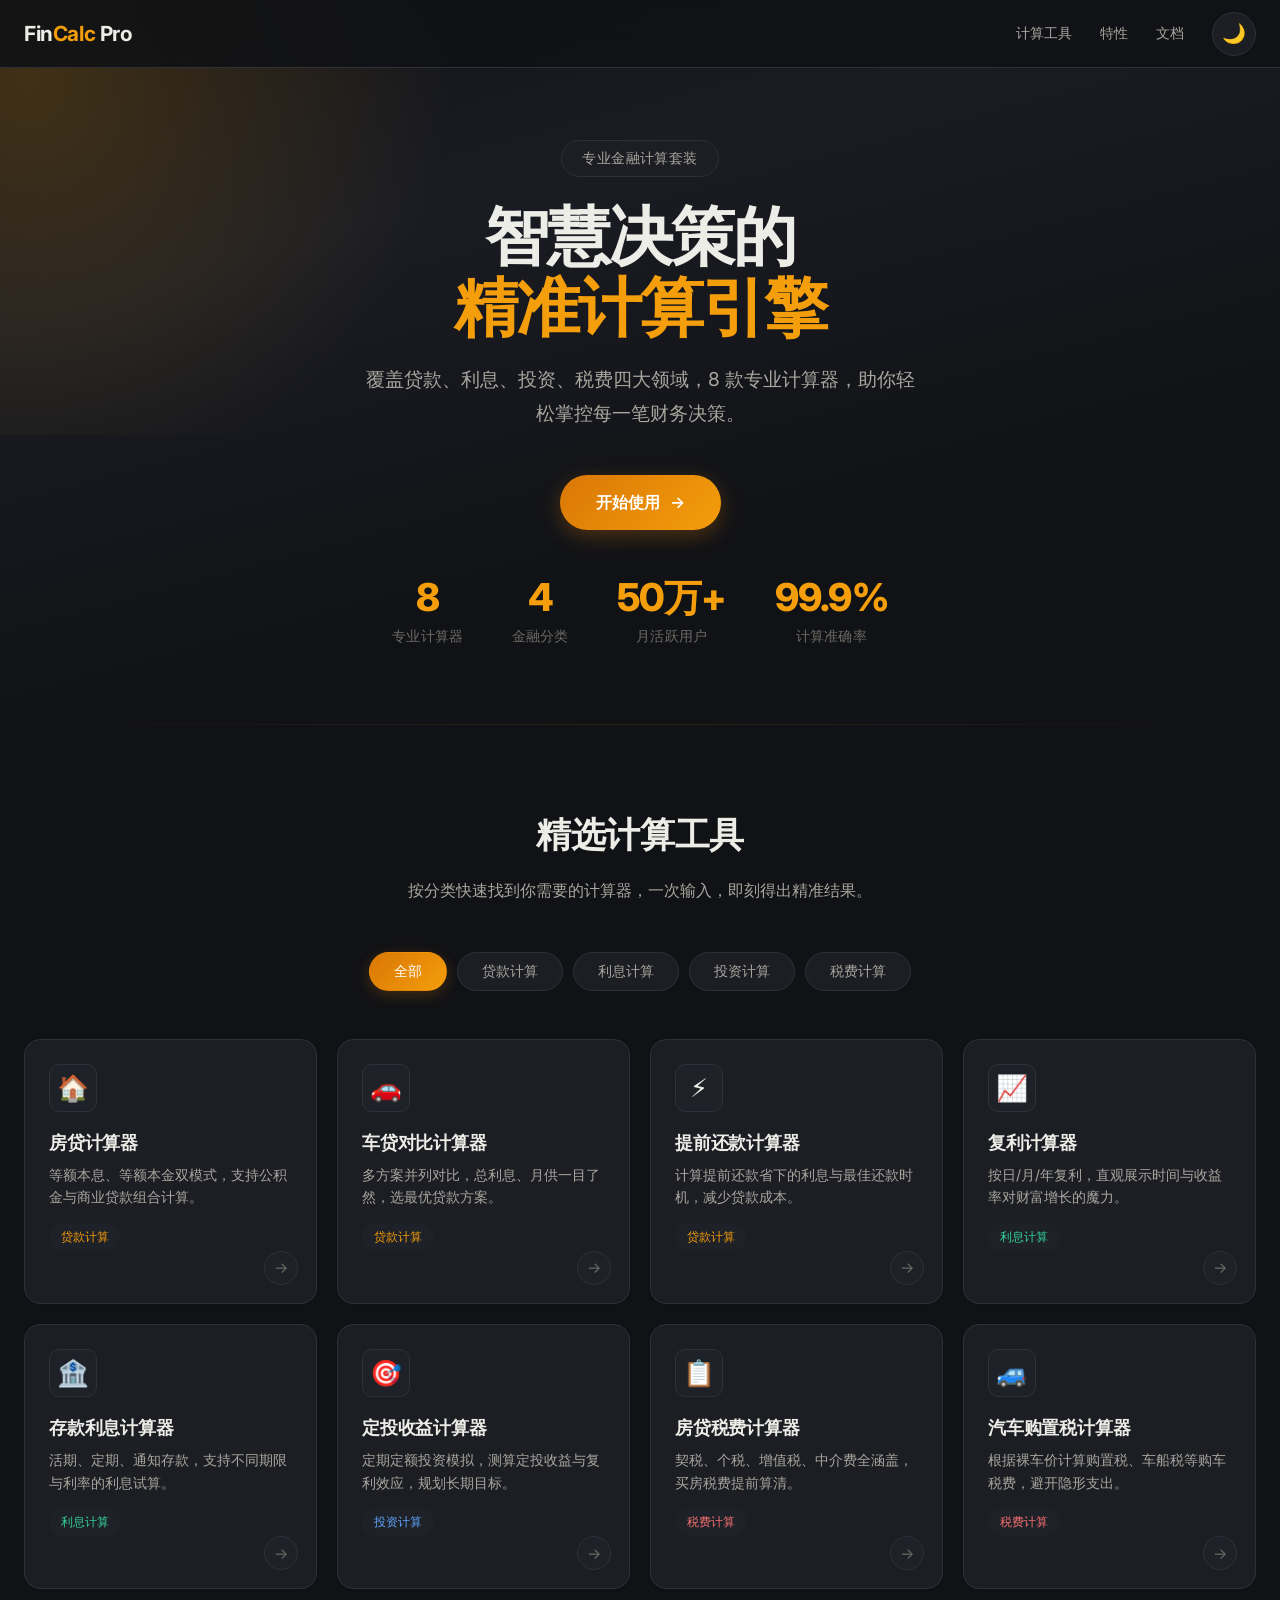
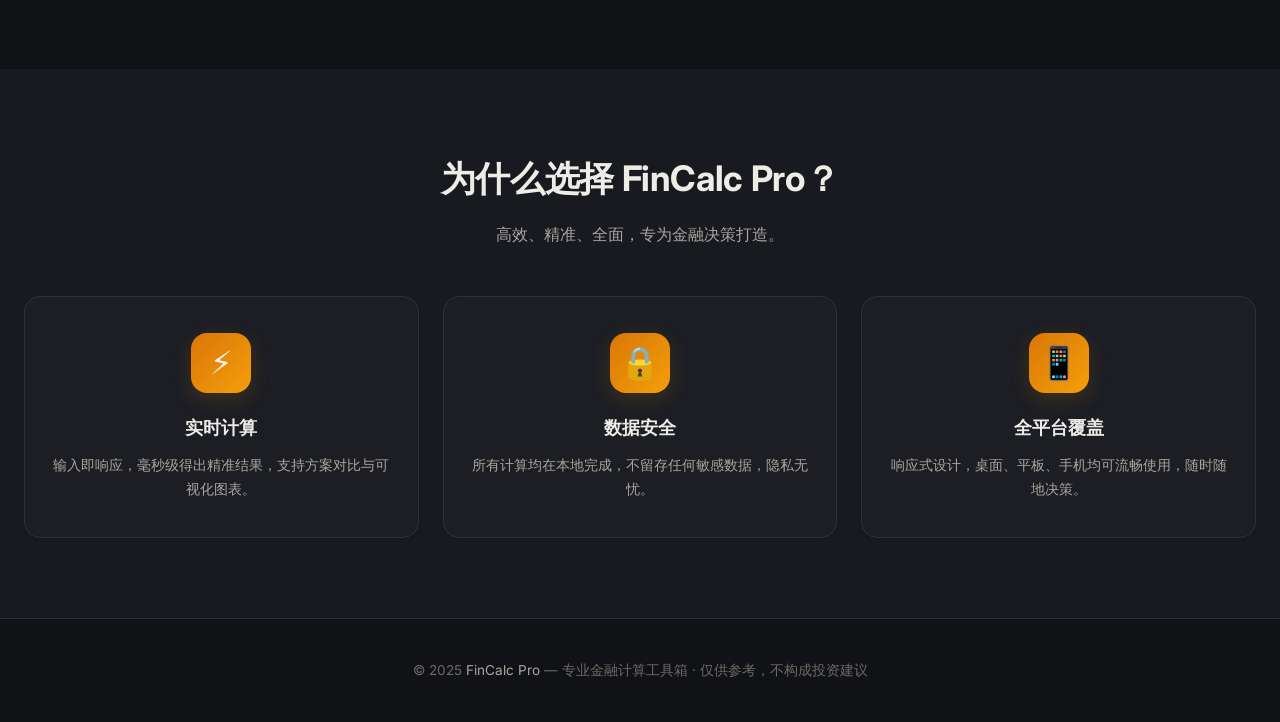
<file: index.html>
<!DOCTYPE html>
<html lang="zh-CN">
<head>
  <meta charset="UTF-8">
  <meta name="viewport" content="width=device-width, initial-scale=1.0">
  <meta http-equiv="X-UA-Compatible" content="IE=edge">

  <!-- Primary Meta Tags -->
  <title>FinCalc Pro — 金融计算器工具箱</title>
  <meta name="title" content="FinCalc Pro — 金融计算器工具箱">
  <meta name="description" content="专业免费的在线金融计算器工具箱，提供房贷计算器、车贷对比计算器、复利计算器、定投收益计算器、提前还款计算器、存款利息计算器等，所有计算均在浏览器本地完成，即时响应。">
  <meta name="keywords" content="金融计算器,房贷计算器,车贷计算器,复利计算器,定投计算器,贷款计算器,利息计算器,投资回报率,年化收益率,免费计算器">
  <meta name="author" content="FinCalc Pro">
  <meta name="robots" content="index, follow">

  <!-- Canonical -->
  <link rel="canonical" href="https://financecalchub.com/">

  <!-- Open Graph / Facebook -->
  <meta property="og:type" content="website">
  <meta property="og:url" content="https://financecalchub.com/">
  <meta property="og:title" content="FinCalc Pro — 金融计算器工具箱">
  <meta property="og:description" content="专业免费的在线金融计算器工具箱，提供房贷、车贷、复利、定投等多种计算工具，即时响应，无需注册。">
  <meta property="og:image" content="https://financecalchub.com/assets/og-image.png">

  <!-- Twitter -->
  <meta property="twitter:card" content="summary_large_image">
  <meta property="twitter:url" content="https://financecalchub.com/">
  <meta property="twitter:title" content="FinCalc Pro — 金融计算器工具箱">
  <meta property="twitter:description" content="专业免费的在线金融计算器工具箱，提供房贷、车贷、复利、定投等多种计算工具，即时响应，无需注册。">
  <meta property="twitter:image" content="https://financecalchub.com/assets/og-image.png">

  <!-- Favicon -->
  <link rel="icon" type="image/svg+xml" href="data:image/svg+xml,<svg xmlns='http://www.w3.org/2000/svg' viewBox='0 0 100 100'><text y='.9em' font-size='90'>💰</text></svg>">

  <!-- Stylesheet -->
  <link rel="stylesheet" href="css/style.css">

  <!-- Schema.org WebSite -->
  <script type="application/ld+json">
  {
    "@context": "https://schema.org",
    "@type": "WebSite",
    "name": "FinCalc Pro",
    "url": "https://financecalchub.com/",
    "description": "专业免费的在线金融计算器工具箱",
    "potentialAction": {
      "@type": "SearchAction",
      "target": "https://financecalchub.com/search?q={search_term_string}",
      "query-input": "required name=search_term_string"
    }
  }
  </script>

  <!-- Schema.org Organization -->
  <script type="application/ld+json">
  {
    "@context": "https://schema.org",
    "@type": "Organization",
    "name": "FinCalc Pro",
    "url": "https://financecalchub.com/",
    "logo": "https://financecalchub.com/assets/logo.png",
    "description": "提供专业免费的在线金融计算器工具"
  }
  </script>
</head>
<body>
  <header role="banner">
    <div class="header-inner">
      <a href="/" class="logo" aria-label="FinCalc Pro 首页">Fin<span>Calc</span> Pro</a>
      <nav class="nav-links" aria-label="主导航">
        <a href="#calculators">计算工具</a>
        <a href="#features">特性</a>
        <a href="#">文档</a>
        <button class="theme-toggle" id="themeToggle" aria-label="切换深色/浅色主题" aria-pressed="false">🌙</button>
      </nav>
      <button class="mobile-menu-btn" id="mobileMenuBtn" aria-label="菜单">
        <svg width="24" height="24" viewBox="0 0 24 24" fill="none" stroke="currentColor" stroke-width="2">
          <line x1="3" y1="12" x2="21" y2="12"></line>
          <line x1="3" y1="6" x2="21" y2="6"></line>
          <line x1="3" y1="18" x2="21" y2="18"></line>
        </svg>
      </button>
    </div>
  </header>

  <main>
    <!-- Hero -->
    <section class="hero" aria-labelledby="hero-title">
      <div class="hero-content">
        <div class="hero-badge">专业金融计算套装</div>
        <h1 id="hero-title">智慧决策的<br><span class="accent">精准计算引擎</span></h1>
        <p>覆盖贷款、利息、投资、税费四大领域，8 款专业计算器，助你轻松掌控每一笔财务决策。</p>
        <a href="#calculators" class="hero-cta" role="button">开始使用 <span aria-hidden="true">→</span></a>
        <div class="hero-stats">
          <div class="stat-item"><div class="stat-value">8</div><div class="stat-label">专业计算器</div></div>
          <div class="stat-item"><div class="stat-value">4</div><div class="stat-label">金融分类</div></div>
          <div class="stat-item"><div class="stat-value">50万+</div><div class="stat-label">月活跃用户</div></div>
          <div class="stat-item"><div class="stat-value">99.9%</div><div class="stat-label">计算准确率</div></div>
        </div>
      </div>
    </section>

    <!-- 计算器网格 -->
    <section class="section" id="calculators" aria-labelledby="calc-heading">
      <div class="container">
        <div class="section-header">
          <h2 id="calc-heading">精选计算工具</h2>
          <p>按分类快速找到你需要的计算器，一次输入，即刻得出精准结果。</p>
        </div>

        <div class="category-tabs" role="tablist" aria-label="计算器分类">
          <button class="category-tab active" role="tab" aria-selected="true" data-cat="all">全部</button>
          <button class="category-tab" role="tab" aria-selected="false" data-cat="loan">贷款计算</button>
          <button class="category-tab" role="tab" aria-selected="false" data-cat="interest">利息计算</button>
          <button class="category-tab" role="tab" aria-selected="false" data-cat="invest">投资计算</button>
          <button class="category-tab" role="tab" aria-selected="false" data-cat="tax">税费计算</button>
        </div>

        <div class="calculator-grid" id="calcGrid" role="list" aria-label="计算器列表">
          <!-- 由 JS 动态生成 -->
        </div>
      </div>
    </section>

    <!-- 特性展示 -->
    <section class="section" id="features" aria-labelledby="features-heading" style="background:var(--bg-secondary)">
      <div class="container">
        <div class="section-header">
          <h2 id="features-heading">为什么选择 FinCalc Pro？</h2>
          <p>高效、精准、全面，专为金融决策打造。</p>
        </div>
        <div class="features">
          <div class="feature-card card">
            <div class="feature-icon" aria-hidden="true">⚡</div>
            <h4>实时计算</h4>
            <p>输入即响应，毫秒级得出精准结果，支持方案对比与可视化图表。</p>
          </div>
          <div class="feature-card card">
            <div class="feature-icon" aria-hidden="true">🔒</div>
            <h4>数据安全</h4>
            <p>所有计算均在本地完成，不留存任何敏感数据，隐私无忧。</p>
          </div>
          <div class="feature-card card">
            <div class="feature-icon" aria-hidden="true">📱</div>
            <h4>全平台覆盖</h4>
            <p>响应式设计，桌面、平板、手机均可流畅使用，随时随地决策。</p>
          </div>
        </div>
      </div>
    </section>
  </main>

  <footer role="contentinfo">
    <div class="container">
      <p>© 2025 <a href="/">FinCalc Pro</a> — 专业金融计算工具箱 · 仅供参考，不构成投资建议</p>
    </div>
  </footer>

  <script src="js/main.js"></script>
  <script>
    // ===== 数据 =====
    const CALCULATORS = [
      { id: 'mortgage-calculator', cat: 'loan', title: '房贷计算器', desc: '等额本息、等额本金双模式，支持公积金与商业贷款组合计算。', icon: '🏠' },
      { id: 'car-loan-calculator', cat: 'loan', title: '车贷对比计算器', desc: '多方案并列对比，总利息、月供一目了然，选最优贷款方案。', icon: '🚗' },
      { id: 'loan-payoff-calculator', cat: 'loan', title: '提前还款计算器', desc: '计算提前还款省下的利息与最佳还款时机，减少贷款成本。', icon: '⚡' },
      { id: 'compound-interest-calculator', cat: 'interest', title: '复利计算器', desc: '按日/月/年复利，直观展示时间与收益率对财富增长的魔力。', icon: '📈' },
      { id: 'deposit-interest-calculator', cat: 'interest', title: '存款利息计算器', desc: '活期、定期、通知存款，支持不同期限与利率的利息试算。', icon: '🏦' },
      { id: 'sip-calculator', cat: 'invest', title: '定投收益计算器', desc: '定期定额投资模拟，测算定投收益与复利效应，规划长期目标。', icon: '🎯' },
      { id: 'property-tax-calculator', cat: 'tax', title: '房贷税费计算器', desc: '契税、个税、增值税、中介费全涵盖，买房税费提前算清。', icon: '📋' },
      { id: 'purchase-tax-calculator', cat: 'tax', title: '汽车购置税计算器', desc: '根据裸车价计算购置税、车船税等购车税费，避开隐形支出。', icon: '🚙' },
    ];
    const CAT_LABELS = { loan: '贷款计算', interest: '利息计算', invest: '投资计算', tax: '税费计算' };

    const grid = document.getElementById('calcGrid');
    let activeCat = 'all';

    function render(cat) {
      const filtered = cat === 'all' ? CALCULATORS : CALCULATORS.filter(c => c.cat === cat);
      if (filtered.length === 0) {
        grid.innerHTML = `<div class="empty-state" role="status"><div class="empty-icon">🔍</div><p>当前分类下暂无计算器，请切换其他分类</p></div>`;
        return;
      }
      grid.innerHTML = filtered.map((c, i) => `
        <a href="${c.id}.html" class="card calc-card" data-cat="${c.cat}" role="listitem" tabindex="0" style="animation-delay:${i * 0.04}s">
          <div class="icon-wrap" aria-hidden="true">${c.icon}</div>
          <h3>${c.title}</h3>
          <p>${c.desc}</p>
          <div class="calc-tags">
            <span class="calc-tag ${c.cat}">${CAT_LABELS[c.cat]}</span>
          </div>
          <div class="calc-arrow" aria-hidden="true">→</div>
        </a>
      `).join('');
    }
    render(activeCat);

    // 分类切换
    document.querySelectorAll('.category-tab').forEach(tab => {
      tab.addEventListener('click', () => {
        document.querySelectorAll('.category-tab').forEach(t => {
          t.classList.remove('active');
          t.setAttribute('aria-selected', 'false');
        });
        tab.classList.add('active');
        tab.setAttribute('aria-selected', 'true');
        activeCat = tab.dataset.cat;
        render(activeCat);
      });
    });

  </script>
</body>
</html>
</file>
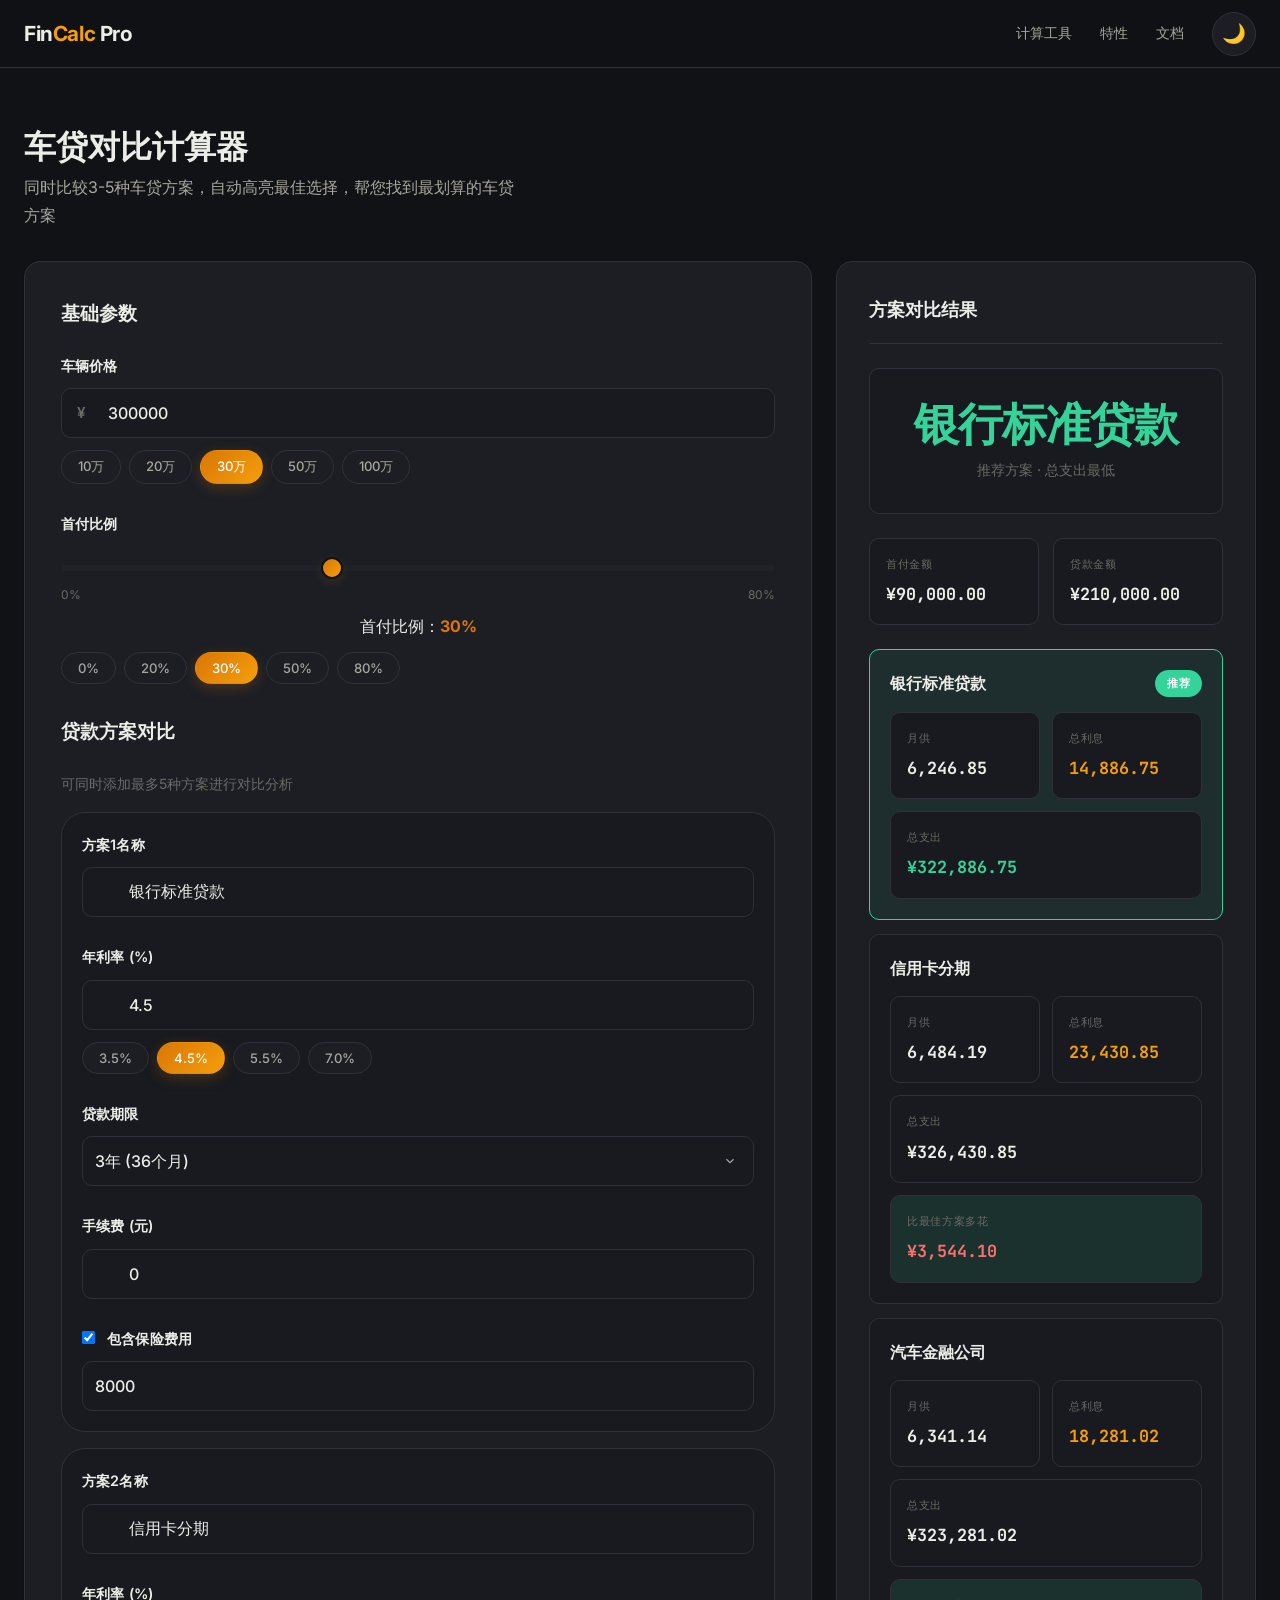
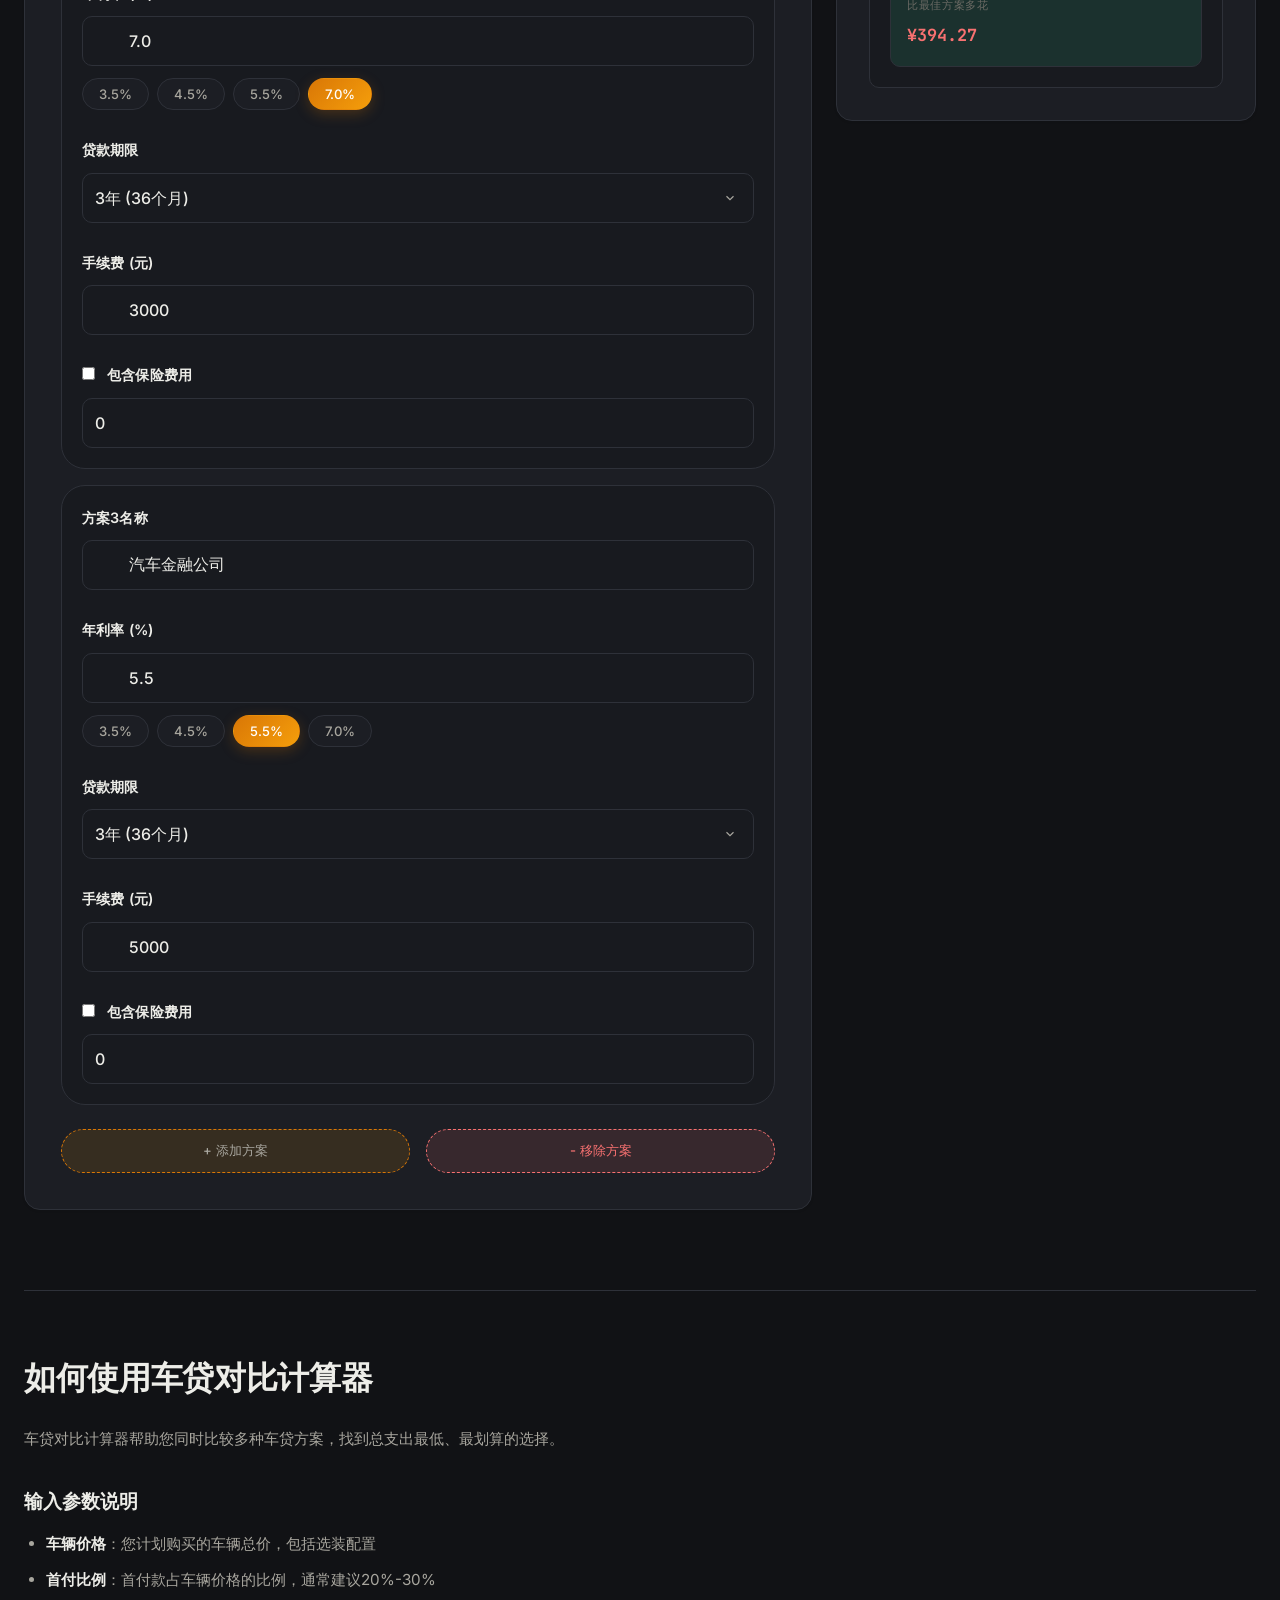
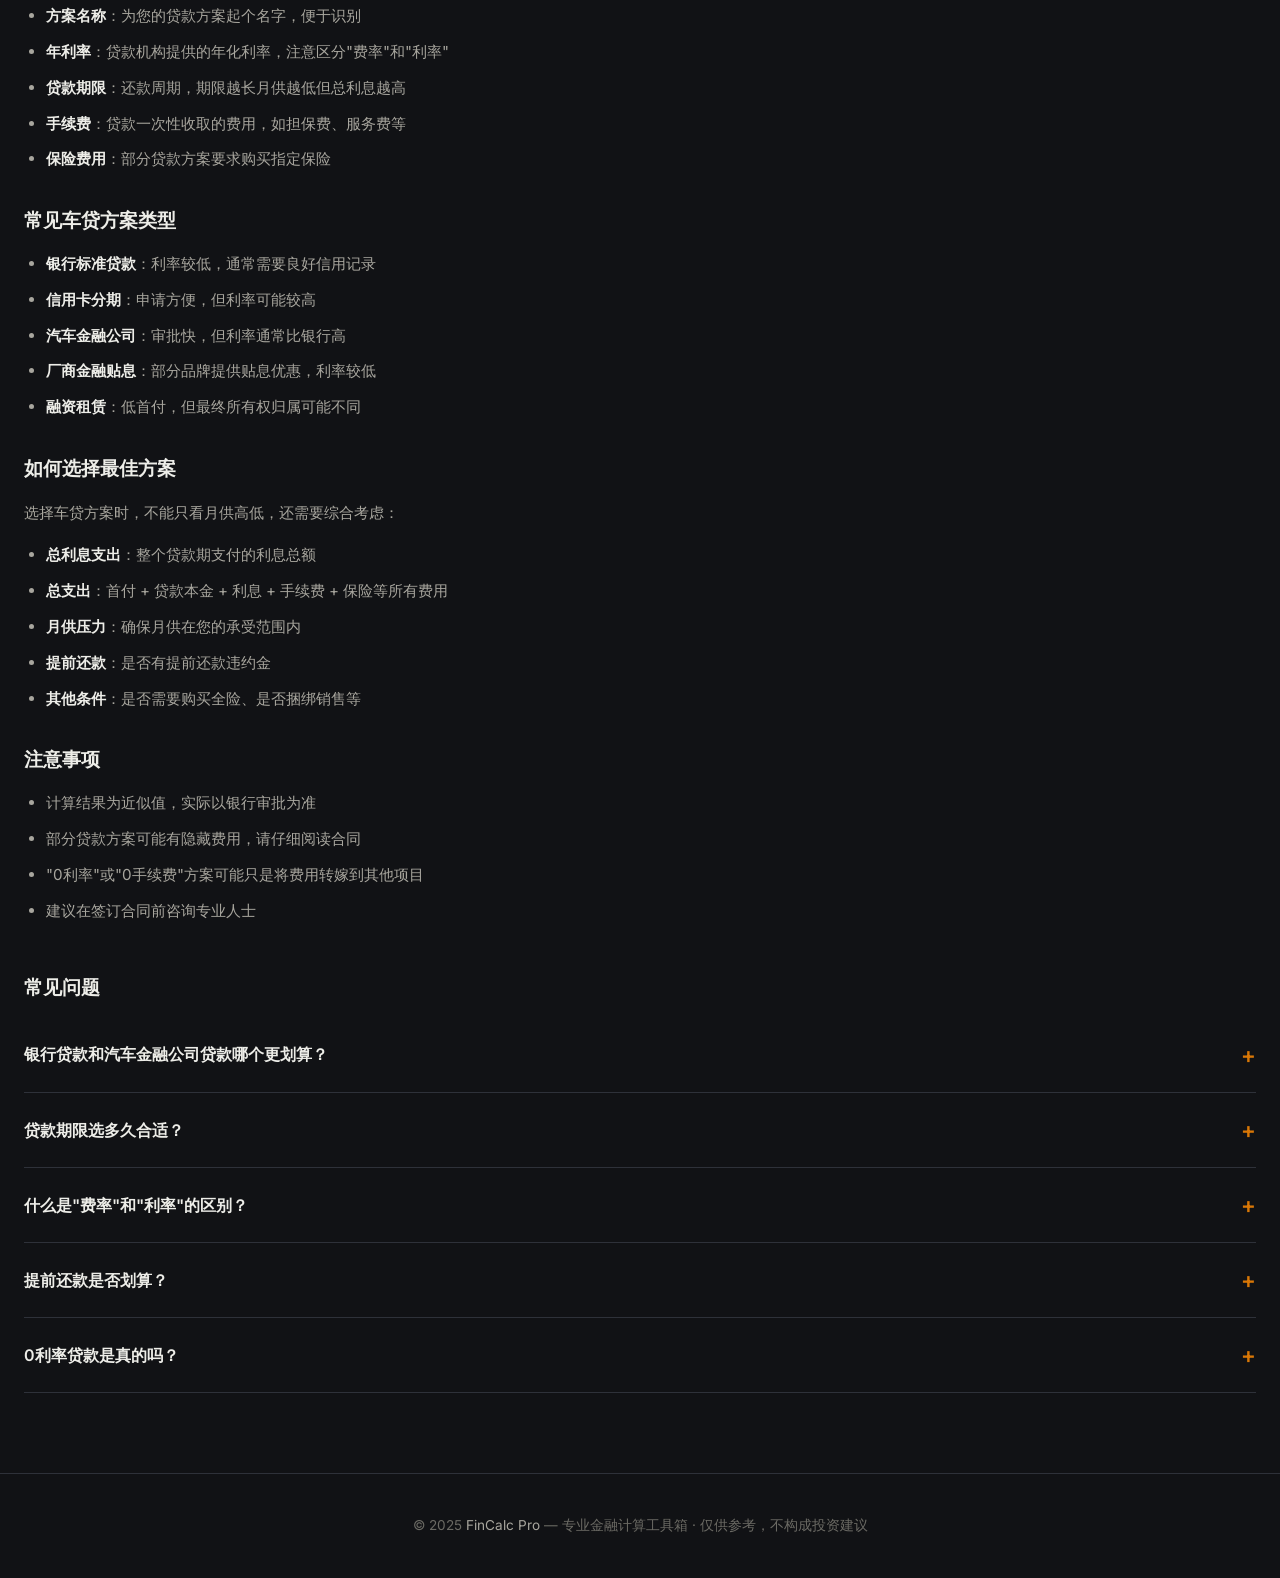
<file: car-loan-calculator.html>
<!DOCTYPE html>
<html lang="zh-CN">
<head>
  <meta charset="UTF-8">
  <meta name="viewport" content="width=device-width, initial-scale=1.0">
  <title>车贷对比计算器 - 3-5种方案同时对比 | FinCalc Pro</title>
  <meta name="description" content="免费在线车贷对比计算器，可同时比较3-5种车贷方案，自动高亮最佳选择。输入车辆价格、首付比例、利率、期限等参数，快速找出最适合您的车贷方案。">
  <meta name="keywords" content="车贷计算器,车贷对比,贷款对比,汽车贷款,购车贷款,车贷月供">
  <meta name="author" content="FinCalc Pro">
  <meta name="robots" content="index, follow">
  
  <link rel="canonical" href="https://financecalchub.com/car-loan-calculator.html">
  
  <!-- Open Graph -->
  <meta property="og:type" content="website">
  <meta property="og:url" content="https://financecalchub.com/car-loan-calculator.html">
  <meta property="og:title" content="车贷对比计算器 - 3-5种方案同时对比">
  <meta property="og:description" content="同时比较多种车贷方案，自动高亮最佳选择，省时省心。">
  
  <!-- Favicon -->
  <link rel="icon" type="image/svg+xml" href="data:image/svg+xml,<svg xmlns='http://www.w3.org/2000/svg' viewBox='0 0 100 100'><text y='.9em' font-size='90'>🚗</text></svg>">
  
  <link rel="stylesheet" href="css/style.css">
  
  <!-- Schema.org -->
  <script type="application/ld+json">
  {
    "@context": "https://schema.org",
    "@type": "WebApplication",
    "name": "车贷对比计算器",
    "description": "同时比较3-5种车贷方案，自动高亮最佳选择",
    "url": "https://financecalchub.com/car-loan-calculator.html",
    "applicationCategory": "FinanceApplication",
    "offers": {
      "@type": "Offer",
      "price": "0",
      "priceCurrency": "CNY"
    }
  }
  </script>
</head>
<body>
  <!-- Header -->
  <header role="banner">
    <div class="header-inner">
      <a href="/" class="logo" aria-label="FinCalc Pro 首页">Fin<span>Calc</span> Pro</a>
      <nav class="nav-links" aria-label="主导航">
        <a href="/#calculators">计算工具</a>
        <a href="/#features">特性</a>
        <a href="#">文档</a>
        <button class="theme-toggle" id="themeToggle" aria-label="切换深色/浅色主题" aria-pressed="false">🌙</button>
      </nav>
      <button class="mobile-menu-btn" id="mobileMenuBtn" aria-label="菜单">
        <svg width="24" height="24" viewBox="0 0 24 24" fill="none" stroke="currentColor" stroke-width="2">
          <line x1="3" y1="12" x2="21" y2="12"></line>
          <line x1="3" y1="6" x2="21" y2="6"></line>
          <line x1="3" y1="18" x2="21" y2="18"></line>
        </svg>
      </button>
    </div>
  </header>

  <!-- Main Content -->
  <main class="calculator-page">
    <div class="container">
      <!-- Page Header -->
      <div class="section-header text-left mb-8">
        <h1>车贷对比计算器</h1>
        <p>同时比较3-5种车贷方案，自动高亮最佳选择，帮您找到最划算的车贷方案</p>
      </div>
      
      <div class="calculator-layout">
        <!-- Calculator Form -->
        <div class="calculator-form-section">
          <!-- Common Parameters -->
          <h3 class="mb-6">基础参数</h3>
          
          <!-- Vehicle Price -->
          <div class="form-group">
            <label class="form-label">车辆价格</label>
            <div class="form-input-wrapper">
              <span class="form-input-currency">¥</span>
              <input type="number" class="form-input" id="vehiclePrice" value="300000" min="0" step="1000">
            </div>
            <div class="quick-buttons">
              <button class="quick-btn" data-value="100000">10万</button>
              <button class="quick-btn" data-value="200000">20万</button>
              <button class="quick-btn active" data-value="300000">30万</button>
              <button class="quick-btn" data-value="500000">50万</button>
              <button class="quick-btn" data-value="1000000">100万</button>
            </div>
          </div>

          <!-- Down Payment Rate -->
          <div class="form-group">
            <label class="form-label">首付比例</label>
            <input type="range" class="form-range" id="downPaymentRate" min="0" max="80" value="30" step="5">
            <div class="range-value">
              <span>0%</span>
              <span>80%</span>
            </div>
            <p class="text-center mt-2">首付比例：<span id="downPaymentRateDisplay" class="font-bold text-primary">30%</span></p>
            <div class="quick-buttons">
              <button class="quick-btn" data-value="0">0%</button>
              <button class="quick-btn" data-value="20">20%</button>
              <button class="quick-btn active" data-value="30">30%</button>
              <button class="quick-btn" data-value="50">50%</button>
              <button class="quick-btn" data-value="80">80%</button>
            </div>
          </div>

          <!-- Loan Schemes -->
          <h3 class="mb-6 mt-8">贷款方案对比</h3>
          <p class="text-muted text-sm mb-4">可同时添加最多5种方案进行对比分析</p>
          
          <div id="loanSchemes">
            <!-- Scheme 1 -->
            <div class="comparison-scheme" data-scheme="1" style="background: var(--color-bg-secondary); padding: var(--space-5); border-radius: var(--radius-lg); margin-bottom: var(--space-4);">
              <div class="form-group">
                <label class="form-label">方案1名称</label>
                <input type="text" class="form-input" id="schemeName1" value="银行标准贷款" placeholder="方案名称">
              </div>
              <div class="form-group">
                <label class="form-label">年利率 (%)</label>
                <input type="number" class="form-input" id="schemeRate1" value="4.5" min="0" max="30" step="0.1">
                <div class="quick-buttons">
                  <button class="quick-btn scheme-rate" data-value="3.5">3.5%</button>
                  <button class="quick-btn scheme-rate active" data-value="4.5">4.5%</button>
                  <button class="quick-btn scheme-rate" data-value="5.5">5.5%</button>
                  <button class="quick-btn scheme-rate" data-value="7.0">7.0%</button>
                </div>
              </div>
              <div class="form-group">
                <label class="form-label">贷款期限</label>
                <select class="form-input" id="schemeTerm1" style="padding-left: 12px;">
                  <option value="12">1年 (12个月)</option>
                  <option value="24">2年 (24个月)</option>
                  <option value="36" selected>3年 (36个月)</option>
                  <option value="48">4年 (48个月)</option>
                  <option value="60">5年 (60个月)</option>
                </select>
              </div>
              <div class="form-group">
                <label class="form-label">手续费 (元)</label>
                <input type="number" class="form-input" id="schemeFee1" value="0" min="0" step="100">
              </div>
              <div class="form-group">
                <label class="form-label">
                  <input type="checkbox" id="schemeInsurance1" checked style="margin-right: 8px;">
                  包含保险费用
                </label>
                <input type="number" class="form-input" id="schemeInsuranceValue1" value="8000" min="0" step="100" style="padding-left: 12px;">
              </div>
            </div>

            <!-- Scheme 2 -->
            <div class="comparison-scheme" data-scheme="2" style="background: var(--color-bg-secondary); padding: var(--space-5); border-radius: var(--radius-lg); margin-bottom: var(--space-4);">
              <div class="form-group">
                <label class="form-label">方案2名称</label>
                <input type="text" class="form-input" id="schemeName2" value="信用卡分期" placeholder="方案名称">
              </div>
              <div class="form-group">
                <label class="form-label">年利率 (%)</label>
                <input type="number" class="form-input" id="schemeRate2" value="7.0" min="0" max="30" step="0.1">
                <div class="quick-buttons">
                  <button class="quick-btn scheme-rate" data-value="3.5">3.5%</button>
                  <button class="quick-btn scheme-rate" data-value="4.5">4.5%</button>
                  <button class="quick-btn scheme-rate" data-value="5.5">5.5%</button>
                  <button class="quick-btn scheme-rate active" data-value="7.0">7.0%</button>
                </div>
              </div>
              <div class="form-group">
                <label class="form-label">贷款期限</label>
                <select class="form-input" id="schemeTerm2" style="padding-left: 12px;">
                  <option value="12">1年 (12个月)</option>
                  <option value="24">2年 (24个月)</option>
                  <option value="36" selected>3年 (36个月)</option>
                  <option value="48">4年 (48个月)</option>
                  <option value="60">5年 (60个月)</option>
                </select>
              </div>
              <div class="form-group">
                <label class="form-label">手续费 (元)</label>
                <input type="number" class="form-input" id="schemeFee2" value="3000" min="0" step="100">
              </div>
              <div class="form-group">
                <label class="form-label">
                  <input type="checkbox" id="schemeInsurance2" style="margin-right: 8px;">
                  包含保险费用
                </label>
                <input type="number" class="form-input" id="schemeInsuranceValue2" value="0" min="0" step="100" style="padding-left: 12px;">
              </div>
            </div>

            <!-- Scheme 3 -->
            <div class="comparison-scheme" data-scheme="3" style="background: var(--color-bg-secondary); padding: var(--space-5); border-radius: var(--radius-lg); margin-bottom: var(--space-4);">
              <div class="form-group">
                <label class="form-label">方案3名称</label>
                <input type="text" class="form-input" id="schemeName3" value="汽车金融公司" placeholder="方案名称">
              </div>
              <div class="form-group">
                <label class="form-label">年利率 (%)</label>
                <input type="number" class="form-input" id="schemeRate3" value="5.5" min="0" max="30" step="0.1">
                <div class="quick-buttons">
                  <button class="quick-btn scheme-rate" data-value="3.5">3.5%</button>
                  <button class="quick-btn scheme-rate" data-value="4.5">4.5%</button>
                  <button class="quick-btn scheme-rate active" data-value="5.5">5.5%</button>
                  <button class="quick-btn scheme-rate" data-value="7.0">7.0%</button>
                </div>
              </div>
              <div class="form-group">
                <label class="form-label">贷款期限</label>
                <select class="form-input" id="schemeTerm3" style="padding-left: 12px;">
                  <option value="12">1年 (12个月)</option>
                  <option value="24">2年 (24个月)</option>
                  <option value="36" selected>3年 (36个月)</option>
                  <option value="48">4年 (48个月)</option>
                  <option value="60">5年 (60个月)</option>
                </select>
              </div>
              <div class="form-group">
                <label class="form-label">手续费 (元)</label>
                <input type="number" class="form-input" id="schemeFee3" value="5000" min="0" step="100">
              </div>
              <div class="form-group">
                <label class="form-label">
                  <input type="checkbox" id="schemeInsurance3" style="margin-right: 8px;">
                  包含保险费用
                </label>
                <input type="number" class="form-input" id="schemeInsuranceValue3" value="0" min="0" step="100" style="padding-left: 12px;">
              </div>
            </div>
          </div>

          <!-- Add/Remove Scheme Buttons -->
          <div class="flex gap-4 mt-6">
            <button class="quick-btn" id="addScheme" style="flex: 1; padding: 12px; background: var(--color-primary-subtle); border: 1px dashed var(--color-primary);">
              + 添加方案
            </button>
            <button class="quick-btn" id="removeScheme" style="flex: 1; padding: 12px; background: var(--color-danger-subtle); border: 1px dashed var(--color-danger); color: var(--color-danger);">
              - 移除方案
            </button>
          </div>
        </div>

        <!-- Results Section -->
        <div class="calculator-results-section">
          <div class="result-card">
            <div class="result-card-header">
              <h3 class="result-card-title">方案对比结果</h3>
            </div>
            
            <!-- Summary -->
            <div class="result-highlight">
              <div class="result-highlight-value text-success" id="bestScheme">方案1</div>
              <div class="result-highlight-label">推荐方案 · 总支出最低</div>
            </div>
            
            <div class="result-grid mb-6">
              <div class="result-item">
                <div class="result-item-label">首付金额</div>
                <div class="result-item-value" id="resultDownPayment">90,000.00</div>
              </div>
              <div class="result-item">
                <div class="result-item-label">贷款金额</div>
                <div class="result-item-value" id="resultLoanAmount">210,000.00</div>
              </div>
            </div>

            <!-- Comparison Cards -->
            <div class="comparison-grid" id="comparisonResults">
              <!-- Results will be dynamically inserted here -->
            </div>
          </div>
          
        </div>
      </div>

      <!-- SEO Content -->
      <div class="seo-content">
        <h2>如何使用车贷对比计算器</h2>
        <p>车贷对比计算器帮助您同时比较多种车贷方案，找到总支出最低、最划算的选择。</p>
        
        <h3>输入参数说明</h3>
        <ul>
          <li><strong>车辆价格</strong>：您计划购买的车辆总价，包括选装配置</li>
          <li><strong>首付比例</strong>：首付款占车辆价格的比例，通常建议20%-30%</li>
          <li><strong>方案名称</strong>：为您的贷款方案起个名字，便于识别</li>
          <li><strong>年利率</strong>：贷款机构提供的年化利率，注意区分"费率"和"利率"</li>
          <li><strong>贷款期限</strong>：还款周期，期限越长月供越低但总利息越高</li>
          <li><strong>手续费</strong>：贷款一次性收取的费用，如担保费、服务费等</li>
          <li><strong>保险费用</strong>：部分贷款方案要求购买指定保险</li>
        </ul>
        
        <h3>常见车贷方案类型</h3>
        <ul>
          <li><strong>银行标准贷款</strong>：利率较低，通常需要良好信用记录</li>
          <li><strong>信用卡分期</strong>：申请方便，但利率可能较高</li>
          <li><strong>汽车金融公司</strong>：审批快，但利率通常比银行高</li>
          <li><strong>厂商金融贴息</strong>：部分品牌提供贴息优惠，利率较低</li>
          <li><strong>融资租赁</strong>：低首付，但最终所有权归属可能不同</li>
        </ul>
        
        <h3>如何选择最佳方案</h3>
        <p>选择车贷方案时，不能只看月供高低，还需要综合考虑：</p>
        <ul>
          <li><strong>总利息支出</strong>：整个贷款期支付的利息总额</li>
          <li><strong>总支出</strong>：首付 + 贷款本金 + 利息 + 手续费 + 保险等所有费用</li>
          <li><strong>月供压力</strong>：确保月供在您的承受范围内</li>
          <li><strong>提前还款</strong>：是否有提前还款违约金</li>
          <li><strong>其他条件</strong>：是否需要购买全险、是否捆绑销售等</li>
        </ul>
        
        <h3>注意事项</h3>
        <ul>
          <li>计算结果为近似值，实际以银行审批为准</li>
          <li>部分贷款方案可能有隐藏费用，请仔细阅读合同</li>
          <li>"0利率"或"0手续费"方案可能只是将费用转嫁到其他项目</li>
          <li>建议在签订合同前咨询专业人士</li>
        </ul>
        
        <!-- FAQ Section -->
        <div class="faq-section">
          <h3>常见问题</h3>
          
          <div class="faq-item">
            <div class="faq-question">银行贷款和汽车金融公司贷款哪个更划算？</div>
            <div class="faq-answer">
              通常情况下，银行贷款利率较低，但审批条件较严格，审批时间较长。汽车金融公司审批更快、条件更宽松，但利率可能较高。建议先咨询银行，再与汽车金融公司对比。
            </div>
          </div>
          
          <div class="faq-item">
            <div class="faq-question">贷款期限选多久合适？</div>
            <div class="faq-answer">
              贷款期限选择取决于您的月供承受能力和总利息考虑。3年期是常见选择，月供和总利息较为平衡。如果月供压力大，可选择5年但注意总利息会增加。
            </div>
          </div>
          
          <div class="faq-item">
            <div class="faq-question">什么是"费率"和"利率"的区别？</div>
            <div class="faq-answer">
              费率通常指贷款本金的百分比计算的利息，而利率是按剩余本金计算的。费率看起来低，但实际年化利率可能更高。比较时请统一换算成年化利率进行比较。
            </div>
          </div>
          
          <div class="faq-item">
            <div class="faq-question">提前还款是否划算？</div>
            <div class="faq-answer">
              提前还款可以减少利息支出，但部分贷款有提前还款违约金。建议在签订合同前了解提前还款条款，计算违约金与节省利息之间的差额。
            </div>
          </div>
          
          <div class="faq-item">
            <div class="faq-question">0利率贷款是真的吗？</div>
            <div class="faq-answer">
              所谓的0利率通常是厂商贴息或促销手段，可能伴随较高手续费或要求购买额外配件/保险。一定要计算总支出，才能判断是否真的划算。
            </div>
          </div>
        </div>
      </div>
    </div>
  </main>

  <!-- Footer -->
  <footer role="contentinfo">
    <div class="container">
      <p>© 2025 <a href="/">FinCalc Pro</a> — 专业金融计算工具箱 · 仅供参考，不构成投资建议</p>
    </div>
  </footer>

  <script src="js/main.js"></script>
  <script>
    (function() {
      // State
      let schemeCount = 3;
      const maxSchemes = 5;
      const minSchemes = 2;
      
      // DOM Elements
      const elements = {
        vehiclePrice: document.getElementById('vehiclePrice'),
        downPaymentRate: document.getElementById('downPaymentRate'),
        downPaymentRateDisplay: document.getElementById('downPaymentRateDisplay'),
        comparisonResults: document.getElementById('comparisonResults'),
        resultDownPayment: document.getElementById('resultDownPayment'),
        resultLoanAmount: document.getElementById('resultLoanAmount'),
        bestScheme: document.getElementById('bestScheme'),
        addScheme: document.getElementById('addScheme'),
        removeScheme: document.getElementById('removeScheme')
      };
      
      // Initialize
      function init() {
        bindEvents();
        calculateAll();
      }
      
      // Bind events
      function bindEvents() {
        // Vehicle price
        elements.vehiclePrice.addEventListener('input', function() {
          calculateAll();
        });
        
        // Down payment rate
        elements.downPaymentRate.addEventListener('input', function() {
          elements.downPaymentRateDisplay.textContent = this.value + '%';
          updateQuickButtons(this.value);
          calculateAll();
        });
        
        // Quick buttons for vehicle price
        document.querySelectorAll('.form-group:first-of-type .quick-btn').forEach(btn => {
          btn.addEventListener('click', function() {
            elements.vehiclePrice.value = this.dataset.value;
            document.querySelectorAll('.form-group:first-of-type .quick-btn').forEach(b => b.classList.remove('active'));
            this.classList.add('active');
            calculateAll();
          });
        });
        
        // Quick buttons for down payment rate
        document.querySelectorAll('.form-group:nth-of-type(2) .quick-btn').forEach(btn => {
          btn.addEventListener('click', function() {
            elements.downPaymentRate.value = this.dataset.value;
            elements.downPaymentRateDisplay.textContent = this.dataset.value + '%';
            updateQuickButtons(this.dataset.value);
            calculateAll();
          });
        });
        
        // Scheme inputs
        for (let i = 1; i <= maxSchemes; i++) {
          const schemeInputs = [
            document.getElementById('schemeRate' + i),
            document.getElementById('schemeTerm' + i),
            document.getElementById('schemeFee' + i),
            document.getElementById('schemeInsurance' + i),
            document.getElementById('schemeInsuranceValue' + i)
          ];
          
          schemeInputs.forEach(input => {
            if (input) {
              input.addEventListener('input', debounce(calculateAll, 150));
              if (input.type === 'checkbox') {
                input.addEventListener('change', calculateAll);
              }
            }
          });
          
          // Scheme rate quick buttons
          document.querySelectorAll(`[data-scheme="${i}"] .scheme-rate`).forEach(btn => {
            btn.addEventListener('click', function() {
              const schemeDiv = this.closest('.comparison-scheme');
              schemeDiv.querySelectorAll('.scheme-rate').forEach(b => b.classList.remove('active'));
              this.classList.add('active');
              document.getElementById('schemeRate' + i).value = this.dataset.value;
              calculateAll();
            });
          });
        }
        
        // Add/Remove scheme buttons
        elements.addScheme.addEventListener('click', addScheme);
        elements.removeScheme.addEventListener('click', removeScheme);
      }
      
      // Update quick buttons active state
      function updateQuickButtons(value) {
        document.querySelectorAll('.form-group:nth-of-type(2) .quick-btn').forEach(btn => {
          btn.classList.toggle('active', parseInt(btn.dataset.value) === parseInt(value));
        });
      }
      
      // Add scheme
      function addScheme() {
        if (schemeCount >= maxSchemes) return;
        schemeCount++;
        
        const schemesContainer = document.getElementById('loanSchemes');
        const newScheme = createSchemeElement(schemeCount);
        schemesContainer.appendChild(newScheme);
        
        // Bind events for new scheme
        bindNewSchemeEvents(schemeCount);
        
        // Hide add button if max
        if (schemeCount >= maxSchemes) {
          elements.addScheme.style.display = 'none';
        }
        
        // Show remove button
        elements.removeScheme.style.display = 'block';
        
        calculateAll();
      }
      
      // Remove scheme
      function removeScheme() {
        if (schemeCount <= minSchemes) return;
        
        const schemeToRemove = document.querySelector(`[data-scheme="${schemeCount}"]`);
        if (schemeToRemove) {
          schemeToRemove.remove();
        }
        
        schemeCount--;
        
        // Hide remove button if min
        if (schemeCount <= minSchemes) {
          elements.removeScheme.style.display = 'none';
        }
        
        // Show add button
        elements.addScheme.style.display = 'block';
        
        calculateAll();
      }
      
      // Create scheme HTML
      function createSchemeElement(num) {
        const div = document.createElement('div');
        div.className = 'comparison-scheme';
        div.dataset.scheme = num;
        div.style = 'background: var(--color-bg-secondary); padding: var(--space-5); border-radius: var(--radius-lg); margin-bottom: var(--space-4);';
        div.innerHTML = `
          <div class="form-group">
            <label class="form-label">方案${num}名称</label>
            <input type="text" class="form-input" id="schemeName${num}" value="方案${num}" placeholder="方案名称">
          </div>
          <div class="form-group">
            <label class="form-label">年利率 (%)</label>
            <input type="number" class="form-input" id="schemeRate${num}" value="4.5" min="0" max="30" step="0.1">
            <div class="quick-buttons">
              <button class="quick-btn scheme-rate" data-value="3.5">3.5%</button>
              <button class="quick-btn scheme-rate active" data-value="4.5">4.5%</button>
              <button class="quick-btn scheme-rate" data-value="5.5">5.5%</button>
              <button class="quick-btn scheme-rate" data-value="7.0">7.0%</button>
            </div>
          </div>
          <div class="form-group">
            <label class="form-label">贷款期限</label>
            <select class="form-input" id="schemeTerm${num}" style="padding-left: 12px;">
              <option value="12">1年 (12个月)</option>
              <option value="24">2年 (24个月)</option>
              <option value="36" selected>3年 (36个月)</option>
              <option value="48">4年 (48个月)</option>
              <option value="60">5年 (60个月)</option>
            </select>
          </div>
          <div class="form-group">
            <label class="form-label">手续费 (元)</label>
            <input type="number" class="form-input" id="schemeFee${num}" value="0" min="0" step="100">
          </div>
          <div class="form-group">
            <label class="form-label">
              <input type="checkbox" id="schemeInsurance${num}" style="margin-right: 8px;">
              包含保险费用
            </label>
            <input type="number" class="form-input" id="schemeInsuranceValue${num}" value="0" min="0" step="100" style="padding-left: 12px;">
          </div>
        `;
        return div;
      }
      
      // Bind events for new scheme
      function bindNewSchemeEvents(num) {
        const schemeDiv = document.querySelector(`[data-scheme="${num}"]`);
        
        // Rate input
        document.getElementById('schemeRate' + num).addEventListener('input', debounce(calculateAll, 150));
        
        // Term select
        document.getElementById('schemeTerm' + num).addEventListener('change', calculateAll);
        
        // Fee input
        document.getElementById('schemeFee' + num).addEventListener('input', debounce(calculateAll, 150));
        
        // Insurance checkbox
        document.getElementById('schemeInsurance' + num).addEventListener('change', calculateAll);
        
        // Insurance value input
        document.getElementById('schemeInsuranceValue' + num).addEventListener('input', debounce(calculateAll, 150));
        
        // Rate quick buttons
        schemeDiv.querySelectorAll('.scheme-rate').forEach(btn => {
          btn.addEventListener('click', function() {
            schemeDiv.querySelectorAll('.scheme-rate').forEach(b => b.classList.remove('active'));
            this.classList.add('active');
            document.getElementById('schemeRate' + num).value = this.dataset.value;
            calculateAll();
          });
        });
      }
      
      // Debounce helper
      function debounce(func, wait) {
        let timeout;
        return function(...args) {
          clearTimeout(timeout);
          timeout = setTimeout(() => func.apply(this, args), wait);
        };
      }
      
      // Calculate all schemes
      function calculateAll() {
        const vehiclePrice = parseFloat(elements.vehiclePrice.value) || 0;
        const downPaymentRate = parseFloat(elements.downPaymentRate.value) / 100;
        const downPayment = vehiclePrice * downPaymentRate;
        const loanAmount = vehiclePrice - downPayment;
        
        // Update common results
        elements.resultDownPayment.textContent = FinanceCalc.formatCurrency(downPayment);
        elements.resultLoanAmount.textContent = FinanceCalc.formatCurrency(loanAmount);
        
        const results = [];
        
        // Calculate each scheme
        for (let i = 1; i <= schemeCount; i++) {
          const rate = parseFloat(document.getElementById('schemeRate' + i)?.value) || 0;
          const term = parseInt(document.getElementById('schemeTerm' + i)?.value) || 12;
          const fee = parseFloat(document.getElementById('schemeFee' + i)?.value) || 0;
          const includeInsurance = document.getElementById('schemeInsurance' + i)?.checked || false;
          const insuranceValue = includeInsurance ? (parseFloat(document.getElementById('schemeInsuranceValue' + i)?.value) || 0) : 0;
          const name = document.getElementById('schemeName' + i)?.value || '方案' + i;
          
          // Calculate monthly payment using equal payment formula
          const monthlyRate = rate / 100 / 12;
          let monthlyPayment;
          
          if (monthlyRate > 0) {
            monthlyPayment = loanAmount * monthlyRate * Math.pow(1 + monthlyRate, term) / (Math.pow(1 + monthlyRate, term) - 1);
          } else {
            monthlyPayment = loanAmount / term;
          }
          
          const totalPayment = monthlyPayment * term;
          const totalInterest = totalPayment - loanAmount;
          const totalCost = downPayment + totalPayment + fee + insuranceValue;
          
          results.push({
            name: name,
            monthlyPayment: monthlyPayment,
            totalInterest: totalInterest,
            totalCost: totalCost,
            index: i
          });
        }
        
        // Find best scheme (lowest total cost)
        const best = results.reduce((min, r) => r.totalCost < min.totalCost ? r : min, results[0]);
        const bestName = document.getElementById('schemeName' + best.index)?.value || '方案' + best.index;
        elements.bestScheme.textContent = bestName;
        
        // Render comparison cards
        renderComparisonCards(results, best);
      }
      
      // Render comparison cards
      function renderComparisonCards(results, best) {
        const container = elements.comparisonResults;
        container.innerHTML = '';
        
        results.forEach(result => {
          const isBest = result.index === best.index;
          const savings = best.totalCost !== result.totalCost ? result.totalCost - best.totalCost : 0;
          
          const card = document.createElement('div');
          card.className = 'comparison-card' + (isBest ? ' best' : '');
          card.innerHTML = `
            <div class="comparison-card-header">
              <span class="font-semibold">${result.name}</span>
              ${isBest ? '<span class="comparison-badge">推荐</span>' : ''}
            </div>
            <div class="result-grid" style="gap: var(--space-3);">
              <div class="result-item">
                <div class="result-item-label">月供</div>
                <div class="result-item-value">${FinanceCalc.formatNumber(result.monthlyPayment)}</div>
              </div>
              <div class="result-item">
                <div class="result-item-label">总利息</div>
                <div class="result-item-value text-warning">${FinanceCalc.formatNumber(result.totalInterest)}</div>
              </div>
              <div class="result-item" style="grid-column: span 2;">
                <div class="result-item-label">总支出</div>
                <div class="result-item-value ${isBest ? 'text-success' : ''}">${FinanceCalc.formatCurrency(result.totalCost)}</div>
              </div>
              ${savings > 0 ? `
              <div class="result-item" style="grid-column: span 2; background: var(--color-success-subtle);">
                <div class="result-item-label">比最佳方案多花</div>
                <div class="result-item-value text-danger">${FinanceCalc.formatCurrency(savings)}</div>
              </div>
              ` : ''}
            </div>
          `;
          container.appendChild(card);
        });
      }
      
      // Initialize on DOM ready
      if (document.readyState === 'loading') {
        document.addEventListener('DOMContentLoaded', init);
      } else {
        init();
      }
    })();
  </script>
</body>
</html>
</file>
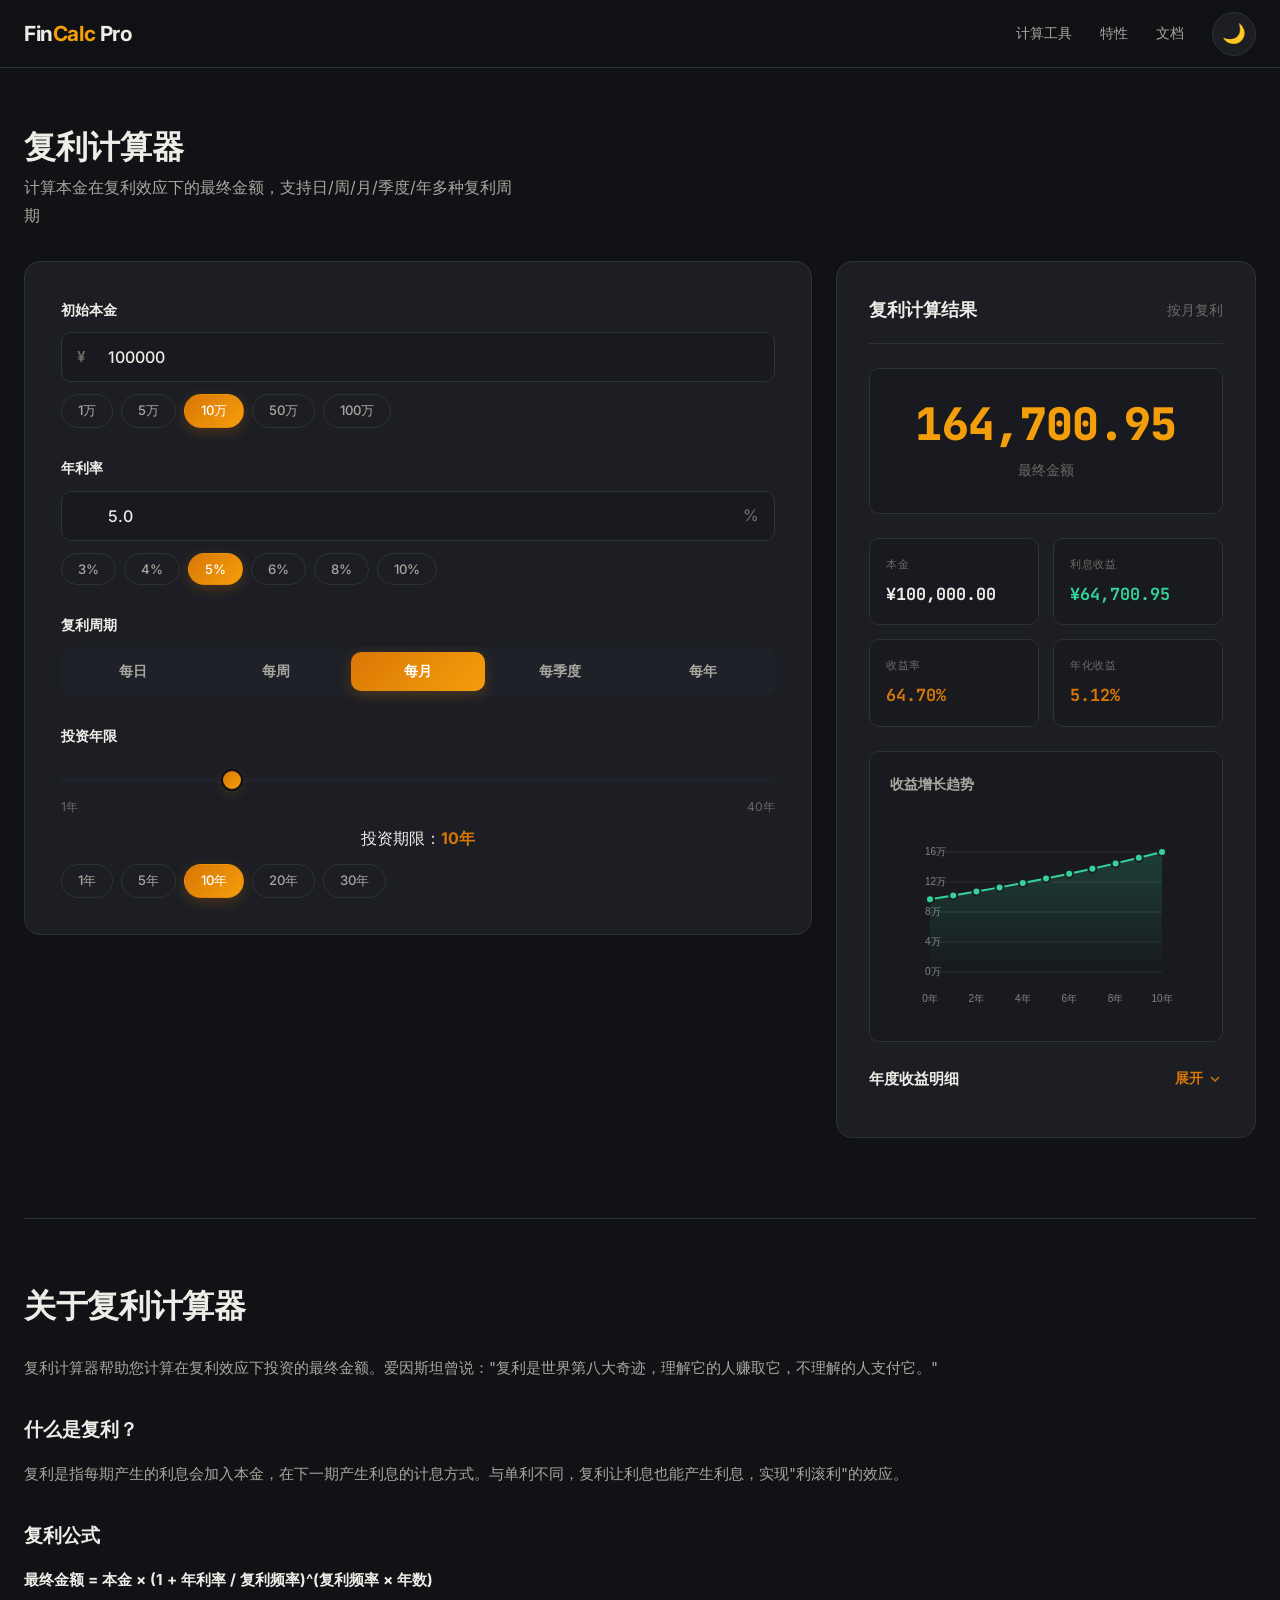
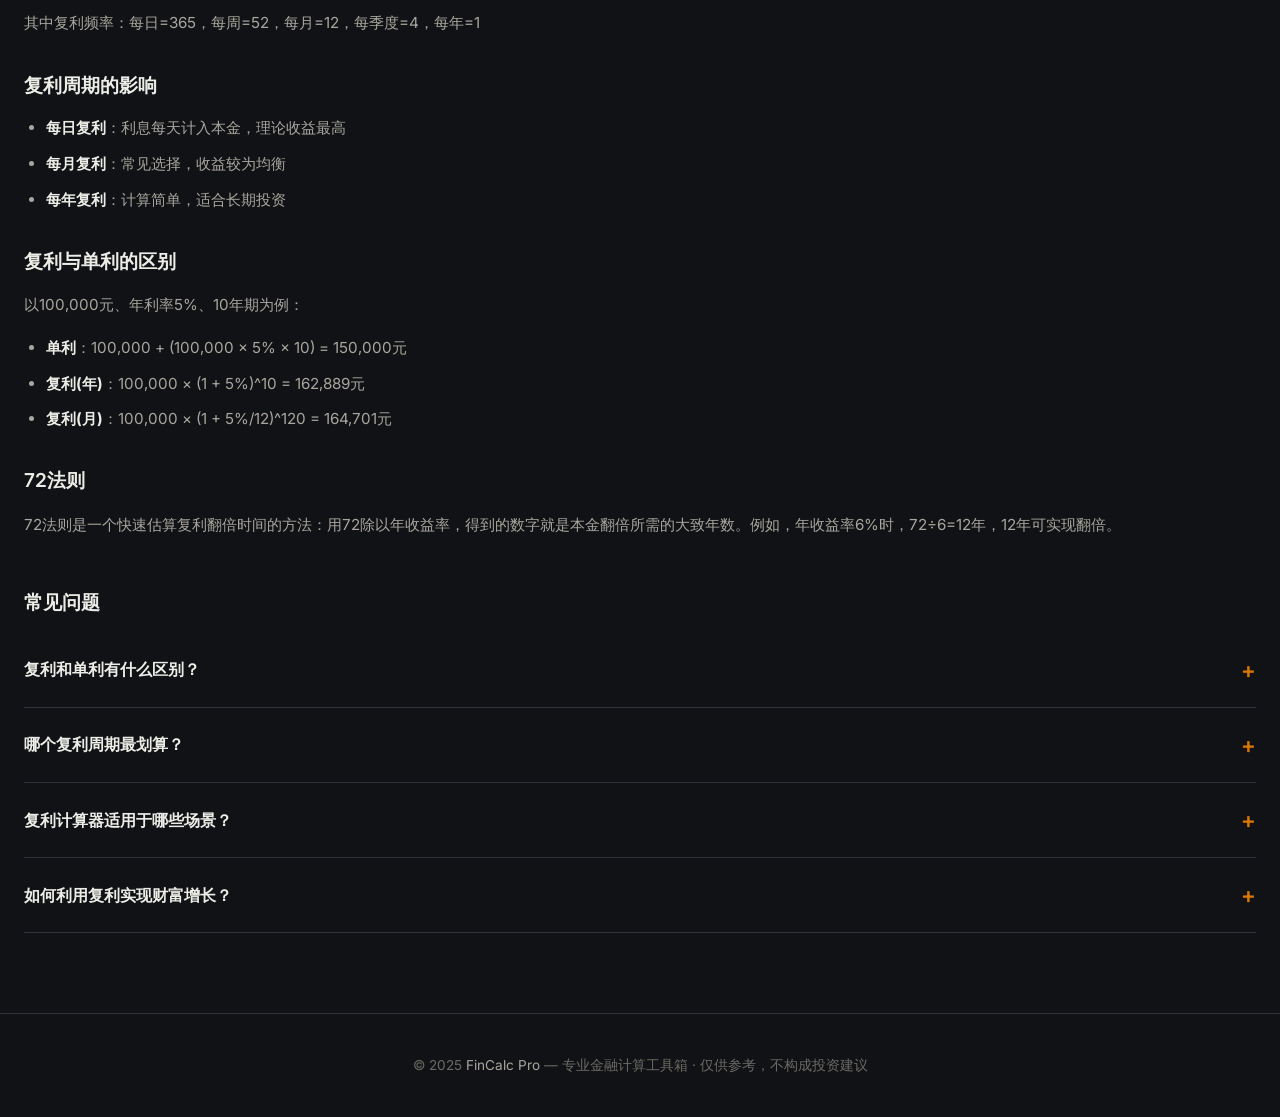
<file: compound-interest-calculator.html>
<!DOCTYPE html>
<html lang="zh-CN">
<head>
  <meta charset="UTF-8">
  <meta name="viewport" content="width=device-width, initial-scale=1.0">
  <title>复利计算器 - 每日/每月/季度/年度复利收益计算 | FinCalc Pro</title>
  <meta name="description" content="免费在线复利计算器，支持每日、每周、每月、每季度、每年复利计算。输入初始本金、年利率、投资期限，一键计算最终金额、利息收益和收益率。">
  <meta name="keywords" content="复利计算器,复利,年化收益率,投资收益计算,定期投资,利滚利">
  <meta name="author" content="FinCalc Pro">
  <meta name="robots" content="index, follow">
  
  <link rel="canonical" href="https://financecalchub.com/compound-interest-calculator.html">
  
  <!-- Open Graph -->
  <meta property="og:type" content="website">
  <meta property="og:url" content="https://financecalchub.com/compound-interest-calculator.html">
  <meta property="og:title" content="复利计算器">
  <meta property="og:description" content="支持多周期复利计算，即时查看收益增长明细。">
  
  <!-- Favicon -->
  <link rel="icon" type="image/svg+xml" href="data:image/svg+xml,<svg xmlns='http://www.w3.org/2000/svg' viewBox='0 0 100 100'><text y='.9em' font-size='90'>📈</text></svg>">
  
  <link rel="stylesheet" href="css/style.css">
  
  <!-- Schema.org -->
  <script type="application/ld+json">
  {
    "@context": "https://schema.org",
    "@type": "WebApplication",
    "name": "复利计算器",
    "description": "计算复利投资下的最终金额和收益，支持多种复利周期",
    "url": "https://financecalchub.com/compound-interest-calculator.html",
    "applicationCategory": "FinanceApplication",
    "offers": { "@type": "Offer", "price": "0", "priceCurrency": "CNY" }
  }
  </script>
</head>
<body>
  <!-- Header -->
  <header role="banner">
    <div class="header-inner">
      <a href="/" class="logo" aria-label="FinCalc Pro 首页">Fin<span>Calc</span> Pro</a>
      <nav class="nav-links" aria-label="主导航">
        <a href="/#calculators">计算工具</a>
        <a href="/#features">特性</a>
        <a href="#">文档</a>
        <button class="theme-toggle" id="themeToggle" aria-label="切换深色/浅色主题" aria-pressed="false">🌙</button>
      </nav>
      <button class="mobile-menu-btn" id="mobileMenuBtn" aria-label="菜单">
        <svg width="24" height="24" viewBox="0 0 24 24" fill="none" stroke="currentColor" stroke-width="2">
          <line x1="3" y1="12" x2="21" y2="12"></line>
          <line x1="3" y1="6" x2="21" y2="6"></line>
          <line x1="3" y1="18" x2="21" y2="18"></line>
        </svg>
      </button>
    </div>
  </header>

  <!-- Main Content -->
  <main class="calculator-page">
    <div class="container">
      <div class="section-header text-left mb-8">
        <h1>复利计算器</h1>
        <p>计算本金在复利效应下的最终金额，支持日/周/月/季度/年多种复利周期</p>
      </div>
      
      <div class="calculator-layout">
        <!-- Calculator Form -->
        <div class="calculator-form-section">
          <!-- Principal -->
          <div class="form-group">
            <label class="form-label">初始本金</label>
            <div class="form-input-wrapper">
              <span class="form-input-currency">¥</span>
              <input type="number" class="form-input" id="principal" value="100000" min="0" step="1000">
            </div>
            <div class="quick-buttons">
              <button class="quick-btn" data-value="10000">1万</button>
              <button class="quick-btn" data-value="50000">5万</button>
              <button class="quick-btn active" data-value="100000">10万</button>
              <button class="quick-btn" data-value="500000">50万</button>
              <button class="quick-btn" data-value="1000000">100万</button>
            </div>
          </div>

          <!-- Annual Interest Rate -->
          <div class="form-group">
            <label class="form-label">年利率</label>
            <div class="form-input-wrapper">
              <input type="number" class="form-input" id="annualRate" value="5.0" min="0" max="50" step="0.1" style="padding-right: 50px;">
              <span class="form-input-suffix">%</span>
            </div>
            <div class="quick-buttons">
              <button class="quick-btn" data-value="3">3%</button>
              <button class="quick-btn" data-value="4">4%</button>
              <button class="quick-btn active" data-value="5">5%</button>
              <button class="quick-btn" data-value="6">6%</button>
              <button class="quick-btn" data-value="8">8%</button>
              <button class="quick-btn" data-value="10">10%</button>
            </div>
          </div>

          <!-- Compounding Frequency -->
          <div class="form-group">
            <label class="form-label">复利周期</label>
            <div class="form-tabs">
              <button class="form-tab" data-frequency="365">每日</button>
              <button class="form-tab" data-frequency="52">每周</button>
              <button class="form-tab active" data-frequency="12">每月</button>
              <button class="form-tab" data-frequency="4">每季度</button>
              <button class="form-tab" data-frequency="1">每年</button>
            </div>
          </div>

          <!-- Investment Period -->
          <div class="form-group">
            <label class="form-label">投资年限</label>
            <input type="range" class="form-range" id="years" min="1" max="40" value="10" step="1">
            <div class="range-value">
              <span>1年</span>
              <span>40年</span>
            </div>
            <p class="text-center mt-2">投资期限：<span id="yearsDisplay" class="font-bold text-primary">10年</span></p>
            <div class="quick-buttons">
              <button class="quick-btn" data-value="1">1年</button>
              <button class="quick-btn" data-value="5">5年</button>
              <button class="quick-btn active" data-value="10">10年</button>
              <button class="quick-btn" data-value="20">20年</button>
              <button class="quick-btn" data-value="30">30年</button>
            </div>
          </div>
        </div>

        <!-- Results Section -->
        <div class="calculator-results-section">
          <div class="result-card">
            <div class="result-card-header">
              <h3 class="result-card-title">复利计算结果</h3>
              <span id="resultFrequency" class="text-muted text-sm">按月复利</span>
            </div>
            
            <!-- Main Result -->
            <div class="result-highlight">
              <div class="result-highlight-value" id="finalAmount">164,700.94</div>
              <div class="result-highlight-label">最终金额</div>
            </div>
            
            <div class="result-grid">
              <div class="result-item">
                <div class="result-item-label">本金</div>
                <div class="result-item-value" id="resultPrincipal">100,000.00</div>
              </div>
              <div class="result-item">
                <div class="result-item-label">利息收益</div>
                <div class="result-item-value text-success" id="resultInterest">64,700.94</div>
              </div>
              <div class="result-item">
                <div class="result-item-label">收益率</div>
                <div class="result-item-value text-primary" id="resultReturnRate">64.70%</div>
              </div>
              <div class="result-item">
                <div class="result-item-label">年化收益</div>
                <div class="result-item-value text-primary" id="resultAnnualReturn">5.12%</div>
              </div>
            </div>
            
            <!-- Growth Chart -->
            <div class="chart-container">
              <div class="chart-title">收益增长趋势</div>
              <canvas id="lineChart" width="400" height="200" style="max-width: 100%;"></canvas>
            </div>
            
            <!-- Breakdown Table -->
            <div class="result-breakdown">
              <div class="result-breakdown-title">
                <span>年度收益明细</span>
                <button class="toggle-btn" id="toggleBreakdown">
                  展开
                  <svg width="16" height="16" viewBox="0 0 24 24" fill="none" stroke="currentColor" stroke-width="2">
                    <polyline points="6,9 12,15 18,9"></polyline>
                  </svg>
                </button>
              </div>
              <div id="breakdownContent" class="hidden">
                <table class="result-table">
                  <thead>
                    <tr>
                      <th>年份</th>
                      <th>年初本金</th>
                      <th>利息收益</th>
                      <th>年末本息</th>
                    </tr>
                  </thead>
                  <tbody id="breakdownTableBody">
                  </tbody>
                </table>
              </div>
            </div>
          </div>
          
        </div>
      </div>

      <!-- SEO Content -->
      <div class="seo-content">
        <h2>关于复利计算器</h2>
        <p>复利计算器帮助您计算在复利效应下投资的最终金额。爱因斯坦曾说："复利是世界第八大奇迹，理解它的人赚取它，不理解的人支付它。"</p>
        
        <h3>什么是复利？</h3>
        <p>复利是指每期产生的利息会加入本金，在下一期产生利息的计息方式。与单利不同，复利让利息也能产生利息，实现"利滚利"的效应。</p>
        
        <h3>复利公式</h3>
        <p><strong>最终金额 = 本金 × (1 + 年利率 / 复利频率)^(复利频率 × 年数)</strong></p>
        <p>其中复利频率：每日=365，每周=52，每月=12，每季度=4，每年=1</p>
        
        <h3>复利周期的影响</h3>
        <ul>
          <li><strong>每日复利</strong>：利息每天计入本金，理论收益最高</li>
          <li><strong>每月复利</strong>：常见选择，收益较为均衡</li>
          <li><strong>每年复利</strong>：计算简单，适合长期投资</li>
        </ul>
        
        <h3>复利与单利的区别</h3>
        <p>以100,000元、年利率5%、10年期为例：</p>
        <ul>
          <li><strong>单利</strong>：100,000 + (100,000 × 5% × 10) = 150,000元</li>
          <li><strong>复利(年)</strong>：100,000 × (1 + 5%)^10 = 162,889元</li>
          <li><strong>复利(月)</strong>：100,000 × (1 + 5%/12)^120 = 164,701元</li>
        </ul>
        
        <h3>72法则</h3>
        <p>72法则是一个快速估算复利翻倍时间的方法：用72除以年收益率，得到的数字就是本金翻倍所需的大致年数。例如，年收益率6%时，72÷6=12年，12年可实现翻倍。</p>
        
        <!-- FAQ Section -->
        <div class="faq-section">
          <h3>常见问题</h3>
          
          <div class="faq-item">
            <div class="faq-question">复利和单利有什么区别？</div>
            <div class="faq-answer">
              单利只计算本金的利息，而复利会将每期利息加入本金，下一期利息基于新的本金计算。长期来看，复利的收益会显著高于单利。
            </div>
          </div>
          
          <div class="faq-item">
            <div class="faq-question">哪个复利周期最划算？</div>
            <div class="faq-answer">
              在相同年利率下，复利频率越高，最终收益越多。每日复利理论收益最高，但实际收益差异不大。常见选择是按月复利。
            </div>
          </div>
          
          <div class="faq-item">
            <div class="faq-question">复利计算器适用于哪些场景？</div>
            <div class="faq-answer">
              适用于定期存款、理财产品、基金定投、养老保险、公积金等各类复利计息的投资产品收益计算。
            </div>
          </div>
          
          <div class="faq-item">
            <div class="faq-question">如何利用复利实现财富增长？</div>
            <div class="faq-answer">
              1. 尽早开始投资，时间是复利最大的优势；2. 选择稳定的投资产品；3. 坚持定期投入；4. 尽可能提高收益率；5. 避免频繁取出利息。
            </div>
          </div>
        </div>
      </div>
    </div>
  </main>

  <!-- Footer -->
  <footer role="contentinfo">
    <div class="container">
      <p>© 2025 <a href="/">FinCalc Pro</a> — 专业金融计算工具箱 · 仅供参考，不构成投资建议</p>
    </div>
  </footer>

  <script src="js/main.js"></script>
  <script>
    (function() {
      // State
      let state = {
        principal: 100000,
        annualRate: 5.0,
        frequency: 12,
        years: 10
      };
      
      const frequencyLabels = {
        365: '按日复利',
        52: '按周复利',
        12: '按月复利',
        4: '按季度复利',
        1: '按年复利'
      };
      
      // DOM Elements
      const elements = {
        principal: document.getElementById('principal'),
        annualRate: document.getElementById('annualRate'),
        years: document.getElementById('years'),
        yearsDisplay: document.getElementById('yearsDisplay'),
        resultFrequency: document.getElementById('resultFrequency'),
        finalAmount: document.getElementById('finalAmount'),
        resultPrincipal: document.getElementById('resultPrincipal'),
        resultInterest: document.getElementById('resultInterest'),
        resultReturnRate: document.getElementById('resultReturnRate'),
        resultAnnualReturn: document.getElementById('resultAnnualReturn'),
        breakdownTableBody: document.getElementById('breakdownTableBody'),
        toggleBreakdown: document.getElementById('toggleBreakdown'),
        breakdownContent: document.getElementById('breakdownContent')
      };
      
      function init() {
        bindEvents();
        calculate();
        FinanceCalc.onThemeChange(() => calculate());
      }
      
      function bindEvents() {
        elements.principal.addEventListener('input', function() {
          state.principal = parseFloat(this.value) || 0;
          calculate();
        });
        
        elements.annualRate.addEventListener('input', function() {
          state.annualRate = parseFloat(this.value) || 0;
          calculate();
        });
        
        elements.years.addEventListener('input', function() {
          state.years = parseInt(this.value) || 1;
          elements.yearsDisplay.textContent = state.years + '年';
          calculate();
        });
        
        // Frequency tabs
        document.querySelectorAll('.form-tab[data-frequency]').forEach(tab => {
          tab.addEventListener('click', function() {
            document.querySelectorAll('.form-tab[data-frequency]').forEach(t => t.classList.remove('active'));
            this.classList.add('active');
            state.frequency = parseInt(this.dataset.frequency);
            elements.resultFrequency.textContent = frequencyLabels[state.frequency];
            calculate();
          });
        });
        
        // Quick buttons
        document.querySelectorAll('.form-group:nth-of-type(1) .quick-btn').forEach(btn => {
          btn.addEventListener('click', function() {
            elements.principal.value = this.dataset.value;
            state.principal = parseFloat(this.dataset.value);
            document.querySelectorAll('.form-group:nth-of-type(1) .quick-btn').forEach(b => b.classList.remove('active'));
            this.classList.add('active');
            calculate();
          });
        });
        
        document.querySelectorAll('.form-group:nth-of-type(2) .quick-btn').forEach(btn => {
          btn.addEventListener('click', function() {
            elements.annualRate.value = this.dataset.value;
            state.annualRate = parseFloat(this.dataset.value);
            document.querySelectorAll('.form-group:nth-of-type(2) .quick-btn').forEach(b => b.classList.remove('active'));
            this.classList.add('active');
            calculate();
          });
        });
        
        document.querySelectorAll('.form-group:nth-of-type(4) .quick-btn').forEach(btn => {
          btn.addEventListener('click', function() {
            elements.years.value = this.dataset.value;
            state.years = parseInt(this.dataset.value);
            elements.yearsDisplay.textContent = state.years + '年';
            document.querySelectorAll('.form-group:nth-of-type(4) .quick-btn').forEach(b => b.classList.remove('active'));
            this.classList.add('active');
            calculate();
          });
        });
        
        // Toggle breakdown
        elements.toggleBreakdown.addEventListener('click', function() {
          const isHidden = elements.breakdownContent.classList.contains('hidden');
          elements.breakdownContent.classList.toggle('hidden');
          this.innerHTML = isHidden ? 
            '收起 <svg width="16" height="16" viewBox="0 0 24 24" fill="none" stroke="currentColor" stroke-width="2"><polyline points="18,15 12,9 6,15"></polyline></svg>' :
            '展开 <svg width="16" height="16" viewBox="0 0 24 24" fill="none" stroke="currentColor" stroke-width="2"><polyline points="6,9 12,15 18,9"></polyline></svg>';
        });
      }
      
      function calculate() {
        const { principal, annualRate, frequency, years } = state;
        
        // Calculate final amount using compound interest formula
        // A = P(1 + r/n)^(nt)
        const ratePerPeriod = (annualRate / 100) / frequency;
        const totalPeriods = frequency * years;
        const finalAmount = principal * Math.pow(1 + ratePerPeriod, totalPeriods);
        const totalInterest = finalAmount - principal;
        const returnRate = (totalInterest / principal) * 100;
        const annualReturn = (Math.pow(finalAmount / principal, 1 / years) - 1) * 100;
        
        // Update UI
        elements.finalAmount.textContent = FinanceCalc.formatCurrency(finalAmount).replace('¥', '');
        elements.resultPrincipal.textContent = FinanceCalc.formatCurrency(principal);
        elements.resultInterest.textContent = FinanceCalc.formatCurrency(totalInterest);
        elements.resultReturnRate.textContent = returnRate.toFixed(2) + '%';
        elements.resultAnnualReturn.textContent = annualReturn.toFixed(2) + '%';
        
        // Generate yearly breakdown
        generateYearlyBreakdown(principal, annualRate, frequency, years);
        
        // Render chart
        renderGrowthChart(principal, annualRate, frequency, years, finalAmount);
      }
      
      function generateYearlyBreakdown(principal, annualRate, frequency, years) {
        const tbody = elements.breakdownTableBody;
        tbody.innerHTML = '';
        
        const ratePerPeriod = (annualRate / 100) / frequency;
        const periodsPerYear = frequency;
        
        let currentPrincipal = principal;
        
        for (let year = 1; year <= years; year++) {
          const startPrincipal = currentPrincipal;
          const periodsInYear = periodsPerYear;
          
          // Calculate interest for the year
          let yearEndPrincipal = startPrincipal;
          for (let p = 0; p < periodsInYear; p++) {
            yearEndPrincipal = yearEndPrincipal * (1 + ratePerPeriod);
          }
          
          const yearInterest = yearEndPrincipal - startPrincipal;
          
          const tr = document.createElement('tr');
          tr.innerHTML = `
            <td>第${year}年</td>
            <td>${FinanceCalc.formatCurrency(startPrincipal)}</td>
            <td>${FinanceCalc.formatCurrency(yearInterest)}</td>
            <td>${FinanceCalc.formatCurrency(yearEndPrincipal)}</td>
          `;
          tbody.appendChild(tr);
          
          currentPrincipal = yearEndPrincipal;
        }
      }
      
      function renderGrowthChart(principal, annualRate, frequency, years, finalAmount) {
        const canvas = document.getElementById('lineChart');
        if (!canvas) return;

        const colors = FinanceCalc.getChartColors();
        const ctx = canvas.getContext('2d');
        const dpr = window.devicePixelRatio || 1;

        canvas.width = canvas.offsetWidth * dpr;
        canvas.height = canvas.offsetHeight * dpr;
        ctx.scale(dpr, dpr);

        const width = canvas.offsetWidth;
        const height = canvas.offsetHeight;
        const padding = 40;

        const chartWidth = width - padding * 2;
        const chartHeight = height - padding * 2;

        const dataPoints = [];
        const ratePerPeriod = (annualRate / 100) / frequency;
        let current = principal;

        for (let year = 0; year <= years; year++) {
          dataPoints.push({ year, value: current });
          current = current * Math.pow(1 + ratePerPeriod, frequency);
        }

        const maxValue = finalAmount;

        ctx.clearRect(0, 0, width, height);

        // Draw grid
        ctx.strokeStyle = colors.grid;
        ctx.lineWidth = 1;
        for (let i = 0; i <= 4; i++) {
          const y = padding + (chartHeight / 4) * i;
          ctx.beginPath();
          ctx.moveTo(padding, y);
          ctx.lineTo(width - padding, y);
          ctx.stroke();

          const value = maxValue - (maxValue / 4) * i;
          ctx.fillStyle = colors.text;
          ctx.font = '10px var(--font-sans)';
          ctx.textAlign = 'left';
          ctx.fillText(FinanceCalc.formatNumber(value / 10000, 0) + '万', padding - 5, y + 3);
        }

        // Draw area
        ctx.beginPath();
        ctx.moveTo(padding, height - padding);
        dataPoints.forEach((point, index) => {
          const x = padding + (index / years) * chartWidth;
          const y = padding + chartHeight - (point.value / maxValue) * chartHeight;
          ctx.lineTo(x, y);
        });
        ctx.lineTo(padding + chartWidth, height - padding);
        ctx.closePath();

        const gradient = ctx.createLinearGradient(0, padding, 0, height - padding);
        gradient.addColorStop(0, hexToRgba(colors.success, 0.2));
        gradient.addColorStop(1, hexToRgba(colors.success, 0));
        ctx.fillStyle = gradient;
        ctx.fill();

        // Draw line
        ctx.beginPath();
        dataPoints.forEach((point, index) => {
          const x = padding + (index / years) * chartWidth;
          const y = padding + chartHeight - (point.value / maxValue) * chartHeight;
          if (index === 0) ctx.moveTo(x, y);
          else ctx.lineTo(x, y);
        });
        ctx.strokeStyle = colors.success;
        ctx.lineWidth = 2;
        ctx.stroke();

        // Draw points
        dataPoints.forEach((point, index) => {
          const x = padding + (index / years) * chartWidth;
          const y = padding + chartHeight - (point.value / maxValue) * chartHeight;

          ctx.beginPath();
          ctx.arc(x, y, 4, 0, Math.PI * 2);
          ctx.fillStyle = colors.success;
          ctx.fill();
          ctx.strokeStyle = colors.bg;
          ctx.lineWidth = 2;
          ctx.stroke();
        });

        // X-axis labels
        for (let i = 0; i <= years; i += Math.max(1, Math.floor(years / 5))) {
          const x = padding + (i / years) * chartWidth;
          ctx.fillStyle = colors.text;
          ctx.font = '10px var(--font-sans)';
          ctx.textAlign = 'center';
          ctx.fillText(i + '年', x, height - 10);
        }
      }

      // Convert hex color to rgba string
      function hexToRgba(hex, alpha) {
        const r = parseInt(hex.slice(1, 3), 16);
        const g = parseInt(hex.slice(3, 5), 16);
        const b = parseInt(hex.slice(5, 7), 16);
        return `rgba(${r}, ${g}, ${b}, ${alpha})`;
      }
      
      if (document.readyState === 'loading') {
        document.addEventListener('DOMContentLoaded', init);
      } else {
        init();
      }
    })();
  </script>
</body>
</html>
</file>
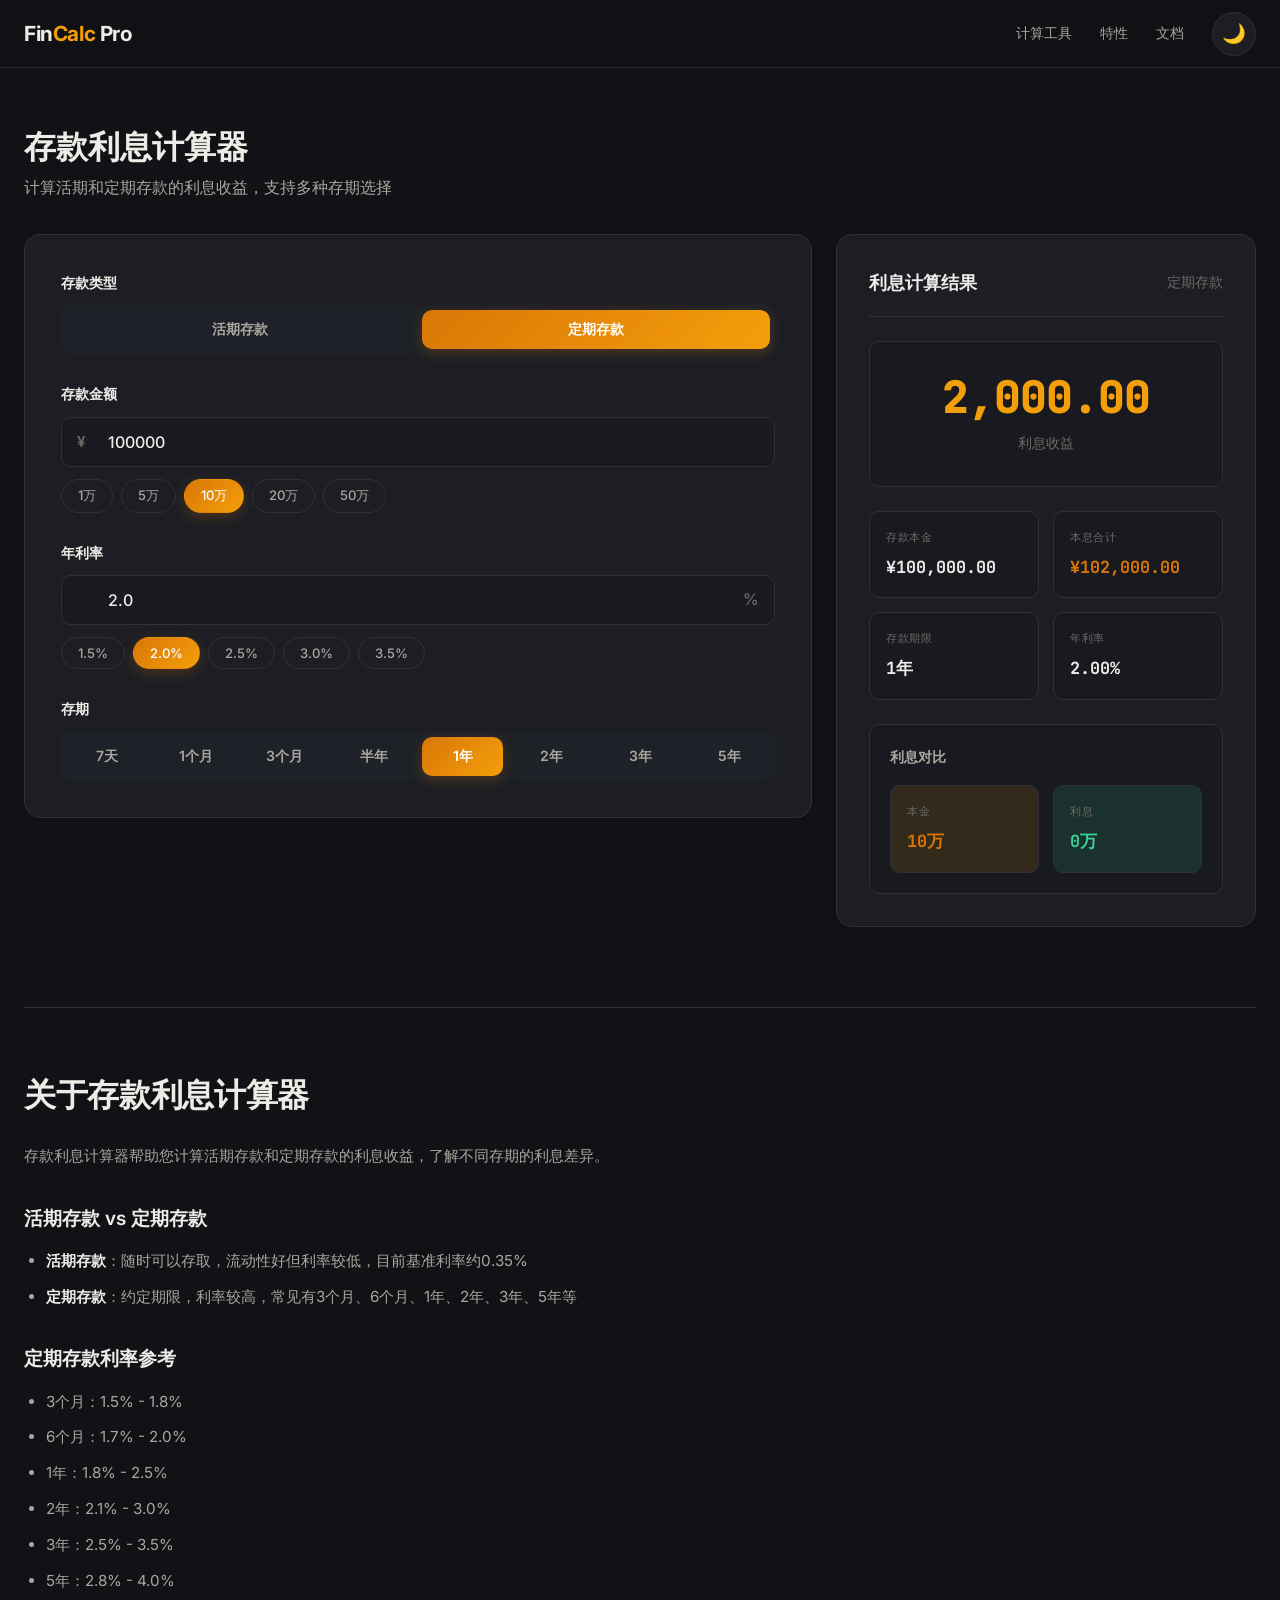
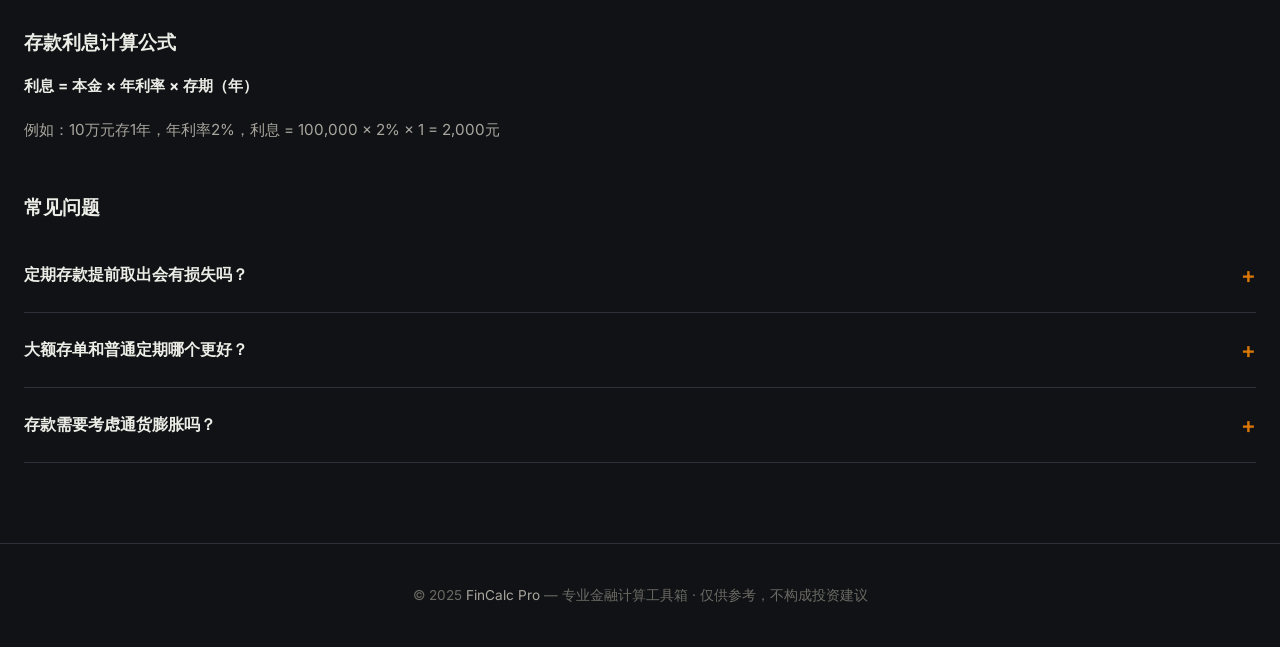
<file: deposit-interest-calculator.html>
<!DOCTYPE html>
<html lang="zh-CN">
<head>
  <meta charset="UTF-8">
  <meta name="viewport" content="width=device-width, initial-scale=1.0">
  <title>存款利息计算器 - 活期/定期存款利息计算 | FinCalc Pro</title>
  <meta name="description" content="免费在线存款利息计算器，计算活期存款和定期存款的利息收益。支持多种存期，提供本息合计计算结果。">
  <meta name="keywords" content="存款利息计算器,活期存款,定期存款,利息计算,储蓄计算器">
  <meta name="author" content="FinCalc Pro">
  <meta name="robots" content="index, follow">
  
  <link rel="canonical" href="https://financecalchub.com/deposit-interest-calculator.html">
  
  <!-- Favicon -->
  <link rel="icon" type="image/svg+xml" href="data:image/svg+xml,<svg xmlns='http://www.w3.org/2000/svg' viewBox='0 0 100 100'><text y='.9em' font-size='90'>🏦</text></svg>">
  
  <link rel="stylesheet" href="css/style.css">
  
  <!-- Schema.org -->
  <script type="application/ld+json">
  {
    "@context": "https://schema.org",
    "@type": "WebApplication",
    "name": "存款利息计算器",
    "description": "计算活期和定期存款的利息收益",
    "url": "https://financecalchub.com/deposit-interest-calculator.html",
    "applicationCategory": "FinanceApplication",
    "offers": { "@type": "Offer", "price": "0", "priceCurrency": "CNY" }
  }
  </script>
</head>
<body>
  <!-- Header -->
  <header role="banner">
    <div class="header-inner">
      <a href="/" class="logo" aria-label="FinCalc Pro 首页">Fin<span>Calc</span> Pro</a>
      <nav class="nav-links" aria-label="主导航">
        <a href="/#calculators">计算工具</a>
        <a href="/#features">特性</a>
        <a href="#">文档</a>
        <button class="theme-toggle" id="themeToggle" aria-label="切换深色/浅色主题" aria-pressed="false">🌙</button>
      </nav>
      <button class="mobile-menu-btn" id="mobileMenuBtn" aria-label="菜单">
        <svg width="24" height="24" viewBox="0 0 24 24" fill="none" stroke="currentColor" stroke-width="2">
          <line x1="3" y1="12" x2="21" y2="12"></line>
          <line x1="3" y1="6" x2="21" y2="6"></line>
          <line x1="3" y1="18" x2="21" y2="18"></line>
        </svg>
      </button>
    </div>
  </header>

  <!-- Main Content -->
  <main class="calculator-page">
    <div class="container">
      <div class="section-header text-left mb-8">
        <h1>存款利息计算器</h1>
        <p>计算活期和定期存款的利息收益，支持多种存期选择</p>
      </div>
      
      <div class="calculator-layout">
        <!-- Calculator Form -->
        <div class="calculator-form-section">
          <!-- Deposit Type -->
          <div class="form-group">
            <label class="form-label">存款类型</label>
            <div class="form-tabs">
              <button class="form-tab" data-deposit-type="demand">活期存款</button>
              <button class="form-tab active" data-deposit-type="fixed">定期存款</button>
            </div>
          </div>

          <!-- Deposit Amount -->
          <div class="form-group">
            <label class="form-label">存款金额</label>
            <div class="form-input-wrapper">
              <span class="form-input-currency">¥</span>
              <input type="number" class="form-input" id="depositAmount" value="100000" min="0" step="1000">
            </div>
            <div class="quick-buttons">
              <button class="quick-btn" data-value="10000">1万</button>
              <button class="quick-btn" data-value="50000">5万</button>
              <button class="quick-btn active" data-value="100000">10万</button>
              <button class="quick-btn" data-value="200000">20万</button>
              <button class="quick-btn" data-value="500000">50万</button>
            </div>
          </div>

          <!-- Interest Rate -->
          <div class="form-group" id="fixedRateGroup">
            <label class="form-label">年利率</label>
            <div class="form-input-wrapper">
              <input type="number" class="form-input" id="interestRate" value="2.0" min="0" max="20" step="0.01" style="padding-right: 50px;">
              <span class="form-input-suffix">%</span>
            </div>
            <div class="quick-buttons">
              <button class="quick-btn" data-value="1.5">1.5%</button>
              <button class="quick-btn active" data-value="2.0">2.0%</button>
              <button class="quick-btn" data-value="2.5">2.5%</button>
              <button class="quick-btn" data-value="3.0">3.0%</button>
              <button class="quick-btn" data-value="3.5">3.5%</button>
            </div>
          </div>

          <!-- Deposit Period -->
          <div class="form-group" id="depositPeriodGroup">
            <label class="form-label">存期</label>
            <div class="form-tabs" style="flex-wrap: wrap;">
              <button class="form-tab" data-period="7">7天</button>
              <button class="form-tab" data-period="30">1个月</button>
              <button class="form-tab" data-period="90">3个月</button>
              <button class="form-tab" data-period="180">半年</button>
              <button class="form-tab active" data-period="365">1年</button>
              <button class="form-tab" data-period="730">2年</button>
              <button class="form-tab" data-period="1095">3年</button>
              <button class="form-tab" data-period="1825">5年</button>
            </div>
          </div>
        </div>

        <!-- Results Section -->
        <div class="calculator-results-section">
          <div class="result-card">
            <div class="result-card-header">
              <h3 class="result-card-title">利息计算结果</h3>
              <span id="resultType" class="text-muted text-sm">定期存款</span>
            </div>
            
            <!-- Main Result -->
            <div class="result-highlight">
              <div class="result-highlight-value" id="totalInterest">2,000.00</div>
              <div class="result-highlight-label">利息收益</div>
            </div>
            
            <div class="result-grid">
              <div class="result-item">
                <div class="result-item-label">存款本金</div>
                <div class="result-item-value" id="resultPrincipal">100,000.00</div>
              </div>
              <div class="result-item">
                <div class="result-item-label">本息合计</div>
                <div class="result-item-value text-primary" id="resultTotal">102,000.00</div>
              </div>
              <div class="result-item">
                <div class="result-item-label">存款期限</div>
                <div class="result-item-value" id="resultPeriod">1年</div>
              </div>
              <div class="result-item">
                <div class="result-item-label">年利率</div>
                <div class="result-item-value" id="resultRate">2.00%</div>
              </div>
            </div>
            
            <!-- Interest Comparison Chart -->
            <div class="chart-container">
              <div class="chart-title">利息对比</div>
              <div class="result-grid">
                <div class="result-item" style="background: var(--color-primary-subtle);">
                  <div class="result-item-label">本金</div>
                  <div class="result-item-value text-primary" id="chartPrincipal">100,000</div>
                </div>
                <div class="result-item" style="background: var(--color-success-subtle);">
                  <div class="result-item-label">利息</div>
                  <div class="result-item-value text-success" id="chartInterest">2,000</div>
                </div>
              </div>
            </div>
          </div>
          
        </div>
      </div>

      <!-- SEO Content -->
      <div class="seo-content">
        <h2>关于存款利息计算器</h2>
        <p>存款利息计算器帮助您计算活期存款和定期存款的利息收益，了解不同存期的利息差异。</p>
        
        <h3>活期存款 vs 定期存款</h3>
        <ul>
          <li><strong>活期存款</strong>：随时可以存取，流动性好但利率较低，目前基准利率约0.35%</li>
          <li><strong>定期存款</strong>：约定期限，利率较高，常见有3个月、6个月、1年、2年、3年、5年等</li>
        </ul>
        
        <h3>定期存款利率参考</h3>
        <ul>
          <li>3个月：1.5% - 1.8%</li>
          <li>6个月：1.7% - 2.0%</li>
          <li>1年：1.8% - 2.5%</li>
          <li>2年：2.1% - 3.0%</li>
          <li>3年：2.5% - 3.5%</li>
          <li>5年：2.8% - 4.0%</li>
        </ul>
        
        <h3>存款利息计算公式</h3>
        <p><strong>利息 = 本金 × 年利率 × 存期（年）</strong></p>
        <p>例如：10万元存1年，年利率2%，利息 = 100,000 × 2% × 1 = 2,000元</p>
        
        <!-- FAQ Section -->
        <div class="faq-section">
          <h3>常见问题</h3>
          
          <div class="faq-item">
            <div class="faq-question">定期存款提前取出会有损失吗？</div>
            <div class="faq-answer">
              是的，定期存款如果提前支取，银行会按活期利率计算利息，而不是定期利率。因此建议用闲置资金存定期，避免提前支取造成利息损失。
            </div>
          </div>
          
          <div class="faq-item">
            <div class="faq-question">大额存单和普通定期哪个更好？</div>
            <div class="faq-answer">
              大额存单通常利率更高（一般上浮10%-55%），但有起购金额要求（通常20万起）。如果资金量大且短期内不用，大额存单是更好的选择。
            </div>
          </div>
          
          <div class="faq-item">
            <div class="faq-question">存款需要考虑通货膨胀吗？</div>
            <div class="faq-answer">
              长期存款需要考虑通胀因素。如果通胀率高于存款利率，实际购买力可能会下降。建议合理分配资金，一部分做存款，一部分做其他投资。
            </div>
          </div>
        </div>
      </div>
    </div>
  </main>

  <!-- Footer -->
  <footer role="contentinfo">
    <div class="container">
      <p>© 2025 <a href="/">FinCalc Pro</a> — 专业金融计算工具箱 · 仅供参考，不构成投资建议</p>
    </div>
  </footer>

  <script src="js/main.js"></script>
  <script>
    (function() {
      let state = {
        depositType: 'fixed',
        depositAmount: 100000,
        interestRate: 2.0,
        period: 365  // days
      };
      
      const periodLabels = {
        7: '7天',
        30: '1个月',
        90: '3个月',
        180: '半年',
        365: '1年',
        730: '2年',
        1095: '3年',
        1825: '5年'
      };
      
      const demandRate = 0.35; // Current demand deposit rate
      
      // DOM Elements
      const elements = {
        depositAmount: document.getElementById('depositAmount'),
        interestRate: document.getElementById('interestRate'),
        resultType: document.getElementById('resultType'),
        totalInterest: document.getElementById('totalInterest'),
        resultPrincipal: document.getElementById('resultPrincipal'),
        resultTotal: document.getElementById('resultTotal'),
        resultPeriod: document.getElementById('resultPeriod'),
        resultRate: document.getElementById('resultRate'),
        chartPrincipal: document.getElementById('chartPrincipal'),
        chartInterest: document.getElementById('chartInterest'),
        fixedRateGroup: document.getElementById('fixedRateGroup'),
        depositPeriodGroup: document.getElementById('depositPeriodGroup')
      };
      
      function init() {
        bindEvents();
        calculate();
      }
      
      function bindEvents() {
        // Deposit type tabs
        document.querySelectorAll('.form-tab[data-deposit-type]').forEach(tab => {
          tab.addEventListener('click', function() {
            document.querySelectorAll('.form-tab[data-deposit-type]').forEach(t => t.classList.remove('active'));
            this.classList.add('active');
            state.depositType = this.dataset.depositType;
            updateUIVisibility();
            calculate();
          });
        });
        
        elements.depositAmount.addEventListener('input', function() {
          state.depositAmount = parseFloat(this.value) || 0;
          calculate();
        });
        
        elements.interestRate.addEventListener('input', function() {
          state.interestRate = parseFloat(this.value) || 0;
          calculate();
        });
        
        // Period tabs
        document.querySelectorAll('.form-tab[data-period]').forEach(tab => {
          tab.addEventListener('click', function() {
            document.querySelectorAll('.form-tab[data-period]').forEach(t => t.classList.remove('active'));
            this.classList.add('active');
            state.period = parseInt(this.dataset.period);
            calculate();
          });
        });
        
        // Quick buttons for amount
        document.querySelectorAll('.form-group:nth-of-type(2) .quick-btn').forEach(btn => {
          btn.addEventListener('click', function() {
            elements.depositAmount.value = this.dataset.value;
            state.depositAmount = parseFloat(this.dataset.value);
            calculate();
          });
        });
        
        // Quick buttons for rate
        document.querySelectorAll('.form-group:nth-of-type(3) .quick-btn').forEach(btn => {
          btn.addEventListener('click', function() {
            elements.interestRate.value = this.dataset.value;
            state.interestRate = parseFloat(this.dataset.value);
            calculate();
          });
        });
      }
      
      function updateUIVisibility() {
        if (state.depositType === 'demand') {
          elements.fixedRateGroup.style.display = 'none';
          elements.depositPeriodGroup.style.display = 'none';
          state.interestRate = demandRate;
          elements.interestRate.value = demandRate;
        } else {
          elements.fixedRateGroup.style.display = 'block';
          elements.depositPeriodGroup.style.display = 'block';
          state.interestRate = 2.0;
          elements.interestRate.value = 2.0;
        }
      }
      
      function calculate() {
        const { depositType, depositAmount, interestRate, period } = state;
        
        let interest = 0;
        let periodYears = 0;
        
        if (depositType === 'demand') {
          // Demand deposit interest = principal × rate × days / 365
          periodYears = period / 365;
          interest = depositAmount * (demandRate / 100) * periodYears;
        } else {
          // Fixed deposit interest = principal × rate × period (years)
          periodYears = period / 365;
          interest = depositAmount * (interestRate / 100) * periodYears;
        }
        
        const total = depositAmount + interest;
        
        // Update UI
        elements.totalInterest.textContent = FinanceCalc.formatCurrency(interest).replace('¥', '');
        elements.resultPrincipal.textContent = FinanceCalc.formatCurrency(depositAmount);
        elements.resultTotal.textContent = FinanceCalc.formatCurrency(total);
        elements.resultPeriod.textContent = state.depositType === 'demand' ? periodLabels[period] : periodLabels[period];
        elements.resultRate.textContent = (state.depositType === 'demand' ? demandRate : interestRate).toFixed(2) + '%';
        elements.resultType.textContent = state.depositType === 'demand' ? '活期存款' : '定期存款';
        
        elements.chartPrincipal.textContent = FinanceCalc.formatNumber(depositAmount / 10000, 0) + '万';
        elements.chartInterest.textContent = FinanceCalc.formatNumber(interest / 10000, 0) + '万';
      }
      
      if (document.readyState === 'loading') {
        document.addEventListener('DOMContentLoaded', init);
      } else {
        init();
      }
    })();
  </script>
</body>
</html>
</file>
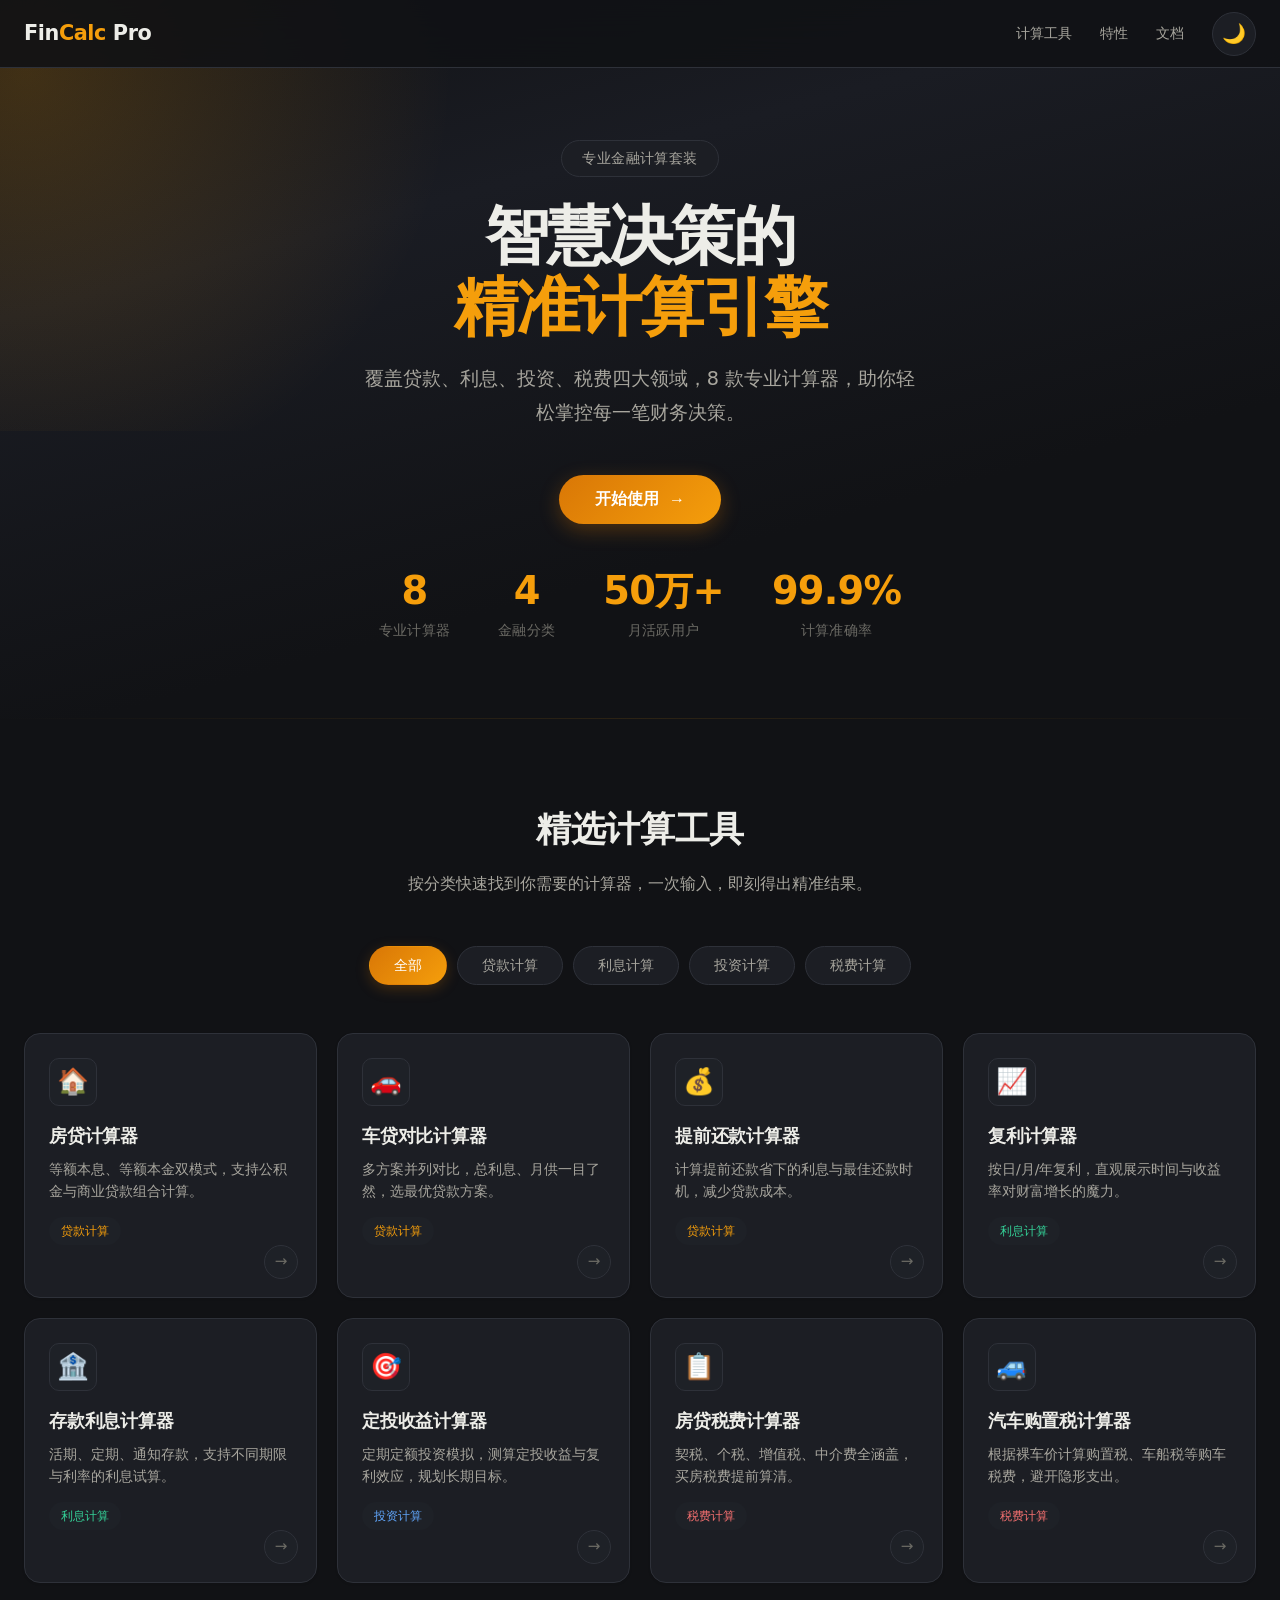
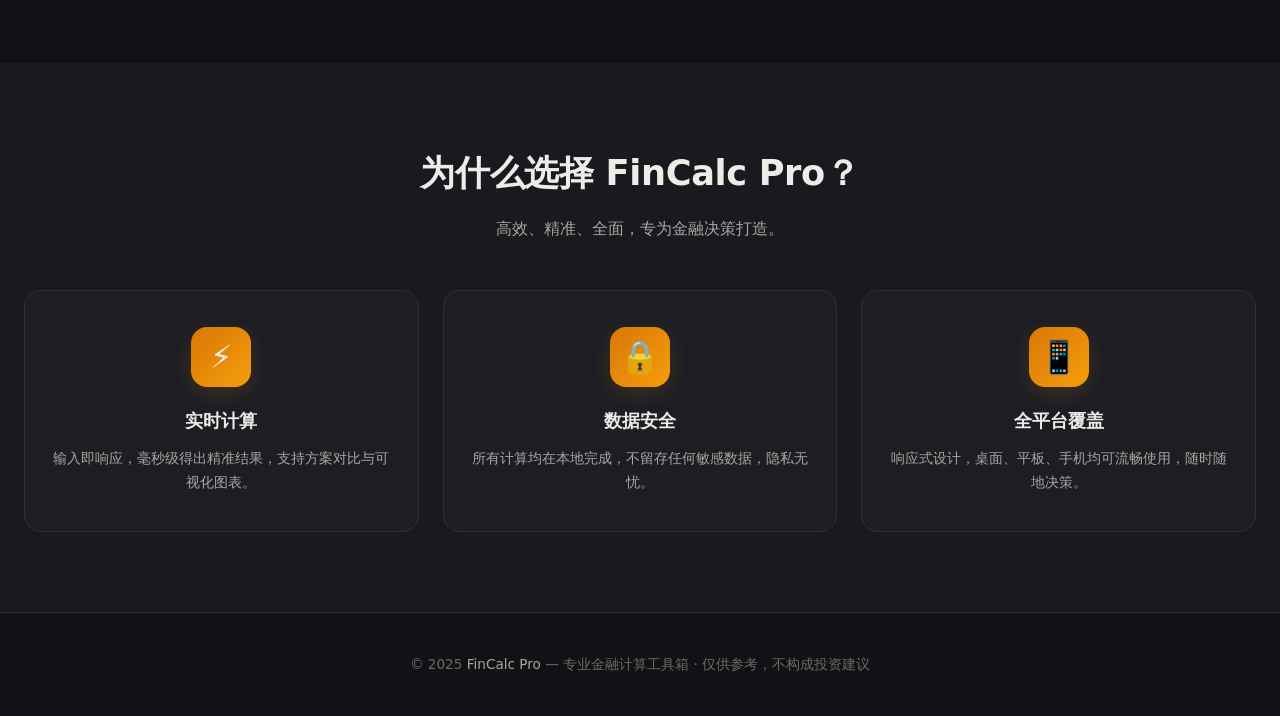
<file: fin-calc-toolkit-slate-amber.html>
<!DOCTYPE html>
<html lang="zh-CN">
<head>
<meta charset="UTF-8">
<meta name="viewport" content="width=device-width, initial-scale=1.0">
<title>FinCalc Pro — 金融计算器工具箱</title>
<style>
/* ===== 设计令牌 — 深板岩 · 琥珀金 ===== */
:root {
  --bg-primary: #111215;
  --bg-secondary: #181a1f;
  --bg-tertiary: #1e2127;
  --bg-card: #1c1e24;
  --bg-card-hover: #242731;
  --border-subtle: #2e3139;
  --border-strong: #40444f;
  --border-accent: #f59e0b;
  --text-primary: #edede8;
  --text-secondary: #a8a69e;
  --text-muted: #6b6a64;
  --accent-start: #d97706;
  --accent-end: #f59e0b;
  --accent-glow: rgba(245,158,11,0.12);
  --accent-glow-heavy: rgba(245,158,11,0.20);
  --category-loan: #f59e0b;
  --category-interest: #34d399;
  --category-invest: #60a5fa;
  --category-tax: #f87171;
  --nav-bg: rgba(17,18,21,0.88);
  --nav-border: #2e3139;
  --hero-gradient: linear-gradient(165deg, #111215 0%, #1a1c23 30%, #111215 70%);
  --callout-bg: #1c1e24;
  --font-sans: 'Inter', 'PingFang SC', 'Noto Sans SC', system-ui, -apple-system, BlinkMacSystemFont, 'Segoe UI', sans-serif;
  --font-mono: 'JetBrains Mono', 'SF Mono', 'Fira Code', monospace;
  --max-width: 1280px;
  --header-height: 68px;
  --radius-sm: 10px;
  --radius-md: 16px;
  --radius-lg: 24px;
  --radius-full: 9999px;
}

/* ===== 浅色主题 ===== */
.light {
  --bg-primary: #f5f4f0;
  --bg-secondary: #ebeae5;
  --bg-tertiary: #e2e0db;
  --bg-card: #ffffff;
  --bg-card-hover: #f8f7f3;
  --border-subtle: #d6d4ce;
  --border-strong: #b8b5ae;
  --border-accent: #d97706;
  --text-primary: #1c1b18;
  --text-secondary: #5e5c56;
  --text-muted: #9a9790;
  --accent-start: #b45309;
  --accent-end: #d97706;
  --accent-glow: rgba(217,119,6,0.10);
  --accent-glow-heavy: rgba(217,119,6,0.18);
  --nav-bg: rgba(245,244,240,0.88);
  --nav-border: #d6d4ce;
  --hero-gradient: linear-gradient(165deg, #f5f4f0 0%, #ede7dd 40%, #f5f4f0 80%);
  --callout-bg: #ffffff;
}

/* ===== 全局重置 ===== */
*,*::before,*::after{box-sizing:border-box;margin:0;padding:0}
html{scroll-behavior:smooth}
body{
  font-family:var(--font-sans);
  background:var(--bg-primary);
  color:var(--text-primary);
  line-height:1.7;
  transition:background 0.25s,color 0.25s;
  -webkit-font-smoothing:antialiased;
  -moz-osx-font-smoothing:grayscale;
}
a{color:inherit;text-decoration:none}
ul{list-style:none}
img{max-width:100%}

/* ===== Focus 可见性 ===== */
:focus-visible{
  outline:2px solid var(--accent-start);
  outline-offset:3px;
  border-radius:8px;
}

/* ===== 卡片 ===== */
.card{
  background:var(--bg-card);
  border:1px solid var(--border-subtle);
  border-radius:var(--radius-md);
  box-shadow:0 1px 3px rgba(0,0,0,0.08);
  transition:transform 0.25s cubic-bezier(0.34,1.56,0.64,1),background 0.2s,box-shadow 0.25s,border-color 0.2s;
}
.card:hover{
  transform:translateY(-4px);
  background:var(--bg-card-hover);
  box-shadow:0 8px 24px rgba(0,0,0,0.20);
  border-color:var(--border-strong);
}
.card:focus-visible{
  outline:2px solid var(--accent-start);
  outline-offset:2px;
}

/* ===== 容器 ===== */
.container{max-width:var(--max-width);margin:0 auto;padding:0 24px}

/* ===== 导航 ===== */
header{
  position:fixed;top:0;left:0;right:0;z-index:1000;
  height:var(--header-height);
  background:var(--nav-bg);
  backdrop-filter:blur(20px);
  -webkit-backdrop-filter:blur(20px);
  border-bottom:1px solid var(--nav-border);
  display:flex;align-items:center;
}
.header-inner{
  display:flex;align-items:center;justify-content:space-between;
  width:100%;max-width:var(--max-width);margin:0 auto;padding:0 24px;
}
.logo{
  font-size:1.3rem;font-weight:700;color:var(--text-primary);
  letter-spacing:-0.02em;
}
.logo span{
  color:var(--accent-end);
}
.nav-links{display:flex;gap:28px;align-items:center}
.nav-links a{
  font-size:0.9rem;font-weight:500;
  color:var(--text-secondary);
  transition:color 0.2s;
  padding:6px 0;
  position:relative;
}
.nav-links a::after{
  content:'';position:absolute;bottom:0;left:0;width:0;height:2px;
  background:var(--accent-end);
  transition:width 0.3s;border-radius:2px;
}
.nav-links a:hover{color:var(--text-primary)}
.nav-links a:hover::after{width:100%}
.theme-toggle{
  background:var(--bg-card);
  border:1px solid var(--border-subtle);
  border-radius:var(--radius-full);
  width:44px;height:44px;
  display:flex;align-items:center;justify-content:center;
  cursor:pointer;font-size:1.2rem;
  color:var(--text-primary);
  transition:background 0.2s,transform 0.2s,border-color 0.2s;
  flex-shrink:0;
}
.theme-toggle:hover{background:var(--bg-card-hover);transform:scale(1.08);border-color:var(--border-strong)}

/* ===== Hero ===== */
.hero{
  padding:140px 0 76px;
  background:var(--hero-gradient);
  text-align:center;position:relative;
  overflow:hidden;
}
.hero::before{
  content:'';position:absolute;top:-40%;left:-10%;width:60%;height:100%;
  background:radial-gradient(circle at 20% 50%,var(--accent-glow-heavy) 0%,transparent 60%);
  pointer-events:none;
}
.hero::after{
  content:'';position:absolute;bottom:0;left:0;right:0;height:1px;
  background:linear-gradient(90deg,transparent,var(--accent-end),transparent);
  opacity:0.12;
}
.hero-content{position:relative;z-index:1;max-width:800px;margin:0 auto}
.hero-badge{
  display:inline-block;padding:6px 20px;border-radius:var(--radius-full);
  background:var(--callout-bg);
  border:1px solid var(--border-subtle);
  font-size:0.85rem;font-weight:500;margin-bottom:24px;
  color:var(--text-secondary);letter-spacing:0.03em;
}
.hero h1{
  font-size:clamp(2.2rem,5.5vw,4rem);font-weight:800;line-height:1.1;
  letter-spacing:-0.03em;margin-bottom:20px;
  color:var(--text-primary);
}
.hero h1 .accent{
  color:var(--accent-end);
}
.hero p{
  font-size:clamp(1rem,1.8vw,1.2rem);
  color:var(--text-secondary);
  max-width:560px;margin:0 auto 44px;line-height:1.8;
}
.hero-cta{
  display:inline-flex;align-items:center;gap:10px;
  padding:14px 36px;
  border-radius:var(--radius-full);
  background:linear-gradient(135deg,var(--accent-start),var(--accent-end));
  color:#fff;
  font-weight:600;font-size:1rem;
  border:none;cursor:pointer;
  transition:transform 0.25s,box-shadow 0.25s;
  box-shadow:0 6px 20px rgba(217,119,6,0.30);
  margin-bottom:44px;
}
.hero-cta:hover{transform:translateY(-2px) scale(1.02);box-shadow:0 10px 32px rgba(217,119,6,0.40)}
.hero-cta:active{transform:scale(0.98)}
.hero-stats{
  display:flex;justify-content:center;gap:48px;flex-wrap:wrap;
}
.stat-item{text-align:center}
.stat-value{
  font-size:clamp(1.8rem,3vw,2.4rem);font-weight:800;
  color:var(--accent-end);
  line-height:1.2;
  letter-spacing:-0.02em;
}
.stat-label{
  font-size:0.9rem;color:var(--text-muted);margin-top:4px;
  letter-spacing:0.02em;
}

/* ===== 分类与网格 ===== */
.section{padding:80px 0}
.section-header{text-align:center;margin-bottom:48px}
.section-header h2{font-size:clamp(1.6rem,3vw,2.2rem);font-weight:700;margin-bottom:12px;letter-spacing:-0.01em}
.section-header p{color:var(--text-secondary);max-width:500px;margin:0 auto;font-size:1rem}
.category-tabs{
  display:flex;justify-content:center;gap:10px;margin-bottom:48px;flex-wrap:wrap;
}
.category-tab{
  padding:9px 24px;border-radius:var(--radius-full);
  background:var(--bg-card);border:1px solid var(--border-subtle);
  font-size:0.9rem;font-weight:500;color:var(--text-secondary);
  cursor:pointer;transition:all 0.25s cubic-bezier(0.34,1.56,0.64,1);
  user-select:none;white-space:nowrap;
}
.category-tab:hover{
  background:var(--bg-card-hover);
  border-color:var(--border-strong);
  color:var(--text-primary);
}
.category-tab.active{
  background:linear-gradient(135deg,var(--accent-start),var(--accent-end));
  color:#fff;border-color:transparent;
  box-shadow:0 4px 14px rgba(217,119,6,0.25);
}
.calculator-grid{
  display:grid;
  grid-template-columns:repeat(auto-fill,minmax(290px,1fr));
  gap:20px;
}
.calc-card{
  padding:24px 24px 52px 24px;
  position:relative;display:flex;flex-direction:column;
  cursor:pointer;
}
.calc-card .icon-wrap{
  width:48px;height:48px;border-radius:var(--radius-sm);
  background:var(--bg-tertiary);
  border:1px solid var(--border-subtle);
  display:flex;align-items:center;justify-content:center;
  margin-bottom:16px;font-size:1.6rem;
}
.calc-card h3{
  font-size:1.1rem;font-weight:600;margin-bottom:6px;
  letter-spacing:-0.01em;
}
.calc-card p{
  font-size:0.88rem;color:var(--text-secondary);
  flex:1;line-height:1.6;
}
.calc-tags{display:flex;gap:8px;margin-top:14px;flex-wrap:wrap}
.calc-tag{
  padding:4px 12px;border-radius:var(--radius-full);
  font-size:0.75rem;font-weight:500;
  background:var(--bg-tertiary);
  color:var(--text-muted);
}
.calc-tag.loan{color:var(--category-loan)}
.calc-tag.interest{color:var(--category-interest)}
.calc-tag.invest{color:var(--category-invest)}
.calc-tag.tax{color:var(--category-tax)}
.calc-arrow{
  position:absolute;bottom:18px;right:18px;
  width:34px;height:34px;border-radius:50%;
  background:var(--bg-tertiary);display:flex;align-items:center;justify-content:center;
  transition:transform 0.25s,background 0.25s;font-size:0.95rem;
  border:1px solid var(--border-subtle);
  color:var(--text-muted);
}
.calc-card:hover .calc-arrow{
  transform:translateX(5px);
  background:var(--callout-bg);
  border-color:var(--accent-end);
  color:var(--accent-end);
}
.calc-card:focus-visible .calc-arrow{
  transform:translateX(4px);
}

/* ===== 空状态 ===== */
.empty-state{
  grid-column:1/-1;
  text-align:center;
  padding:60px 20px;
  color:var(--text-muted);
}
.empty-state .empty-icon{font-size:3rem;margin-bottom:16px}
.empty-state p{font-size:1rem}

/* ===== 特性展示 ===== */
.features{
  display:grid;
  grid-template-columns:repeat(auto-fit,minmax(240px,1fr));
  gap:24px;
  margin-top:32px;
}
.feature-card{
  padding:36px 28px;text-align:center;
}
.feature-icon{
  width:60px;height:60px;margin:0 auto 20px;
  border-radius:var(--radius-md);
  background:linear-gradient(135deg,var(--accent-start),var(--accent-end));
  display:flex;align-items:center;justify-content:center;font-size:2rem;
  box-shadow:0 6px 20px rgba(217,119,6,0.20);
}
.feature-card h4{font-size:1.1rem;font-weight:600;margin-bottom:10px}
.feature-card p{font-size:0.9rem;color:var(--text-secondary);line-height:1.65}

/* ===== 页脚 ===== */
footer{
  border-top:1px solid var(--border-subtle);
  padding:40px 0;
  text-align:center;
  color:var(--text-muted);
  font-size:0.85rem;
}
footer a{
  color:var(--text-secondary);
  transition:color 0.2s;
}
footer a:hover{color:var(--accent-start)}

/* ===== 进入动画 ===== */
@keyframes fadeUp{
  from{opacity:0;transform:translateY(16px)}
  to{opacity:1;transform:translateY(0)}
}
.calc-card{
  animation:fadeUp 0.4s ease-out backwards;
}
.calc-card:nth-child(1){animation-delay:0.02s}
.calc-card:nth-child(2){animation-delay:0.06s}
.calc-card:nth-child(3){animation-delay:0.10s}
.calc-card:nth-child(4){animation-delay:0.14s}
.calc-card:nth-child(5){animation-delay:0.18s}
.calc-card:nth-child(6){animation-delay:0.22s}
.calc-card:nth-child(7){animation-delay:0.26s}
.calc-card:nth-child(8){animation-delay:0.30s}

/* ===== 响应式 ===== */
@media (max-width:1024px){
  .hero{padding:130px 0 60px}
  .calculator-grid{grid-template-columns:repeat(2,1fr);}
}
@media (max-width:768px){
  .hero{padding:120px 0 48px}
  .hero-stats{gap:20px}
  .nav-links a{display:none}
  .calculator-grid{grid-template-columns:1fr}
  .features{grid-template-columns:1fr}
  .category-tabs{gap:8px}
  .section{padding:60px 0}
}
@media (max-width:480px){
  .hero{padding:110px 0 36px}
  .hero h1{font-size:2rem}
  .stat-value{font-size:1.6rem}
  .category-tab{padding:8px 18px;font-size:0.82rem}
  .calc-card{padding:20px 20px 52px}
}

/* ===== 打印 ===== */
@media print{
  header{position:static}
  .hero{padding:60px 0}
  .card{break-inside:avoid}
}
</style>
</head>
<body>
<header role="banner">
  <div class="header-inner">
    <span class="logo" aria-label="FinCalc Pro 首页">Fin<span>Calc</span> Pro</span>
    <nav class="nav-links" aria-label="主导航">
      <a href="#calculators">计算工具</a>
      <a href="#features">特性</a>
      <a href="#">文档</a>
      <button
        class="theme-toggle"
        id="themeToggle"
        aria-label="切换深色/浅色主题"
        aria-pressed="false"
      >🌙</button>
    </nav>
  </div>
</header>

<main>
  <!-- Hero -->
  <section class="hero" aria-labelledby="hero-title">
    <div class="hero-content">
      <div class="hero-badge">专业金融计算套装</div>
      <h1 id="hero-title">智慧决策的<br><span class="accent">精准计算引擎</span></h1>
      <p>覆盖贷款、利息、投资、税费四大领域，8 款专业计算器，助你轻松掌控每一笔财务决策。</p>
      <button class="hero-cta" type="button">开始使用 <span aria-hidden="true">→</span></button>
      <div class="hero-stats">
        <div class="stat-item"><div class="stat-value">8</div><div class="stat-label">专业计算器</div></div>
        <div class="stat-item"><div class="stat-value">4</div><div class="stat-label">金融分类</div></div>
        <div class="stat-item"><div class="stat-value">50万+</div><div class="stat-label">月活跃用户</div></div>
        <div class="stat-item"><div class="stat-value">99.9%</div><div class="stat-label">计算准确率</div></div>
      </div>
    </div>
  </section>

  <!-- 计算器网格 -->
  <section class="section" id="calculators" aria-labelledby="calc-heading">
    <div class="container">
      <div class="section-header">
        <h2 id="calc-heading">精选计算工具</h2>
        <p>按分类快速找到你需要的计算器，一次输入，即刻得出精准结果。</p>
      </div>
      <div class="category-tabs" role="tablist" aria-label="计算器分类">
        <button class="category-tab active" role="tab" aria-selected="true" data-cat="all">全部</button>
        <button class="category-tab" role="tab" aria-selected="false" data-cat="loan">贷款计算</button>
        <button class="category-tab" role="tab" aria-selected="false" data-cat="interest">利息计算</button>
        <button class="category-tab" role="tab" aria-selected="false" data-cat="invest">投资计算</button>
        <button class="category-tab" role="tab" aria-selected="false" data-cat="tax">税费计算</button>
      </div>
      <div class="calculator-grid" id="calcGrid" role="list" aria-label="计算器列表">
        <!-- 由 JS 动态生成 -->
      </div>
    </div>
  </section>

  <!-- 特性展示 -->
  <section class="section" id="features" aria-labelledby="features-heading" style="background:var(--bg-secondary)">
    <div class="container">
      <div class="section-header">
        <h2 id="features-heading">为什么选择 FinCalc Pro？</h2>
        <p>高效、精准、全面，专为金融决策打造。</p>
      </div>
      <div class="features">
        <div class="feature-card card">
          <div class="feature-icon" aria-hidden="true">⚡</div>
          <h4>实时计算</h4>
          <p>输入即响应，毫秒级得出精准结果，支持方案对比与可视化图表。</p>
        </div>
        <div class="feature-card card">
          <div class="feature-icon" aria-hidden="true">🔒</div>
          <h4>数据安全</h4>
          <p>所有计算均在本地完成，不留存任何敏感数据，隐私无忧。</p>
        </div>
        <div class="feature-card card">
          <div class="feature-icon" aria-hidden="true">📱</div>
          <h4>全平台覆盖</h4>
          <p>响应式设计，桌面、平板、手机均可流畅使用，随时随地决策。</p>
        </div>
      </div>
    </div>
  </section>
</main>

<footer role="contentinfo">
  <div class="container">
    <p>© 2025 <a href="#">FinCalc Pro</a> — 专业金融计算工具箱 · 仅供参考，不构成投资建议</p>
  </div>
</footer>

<script>
// ===== 数据 =====
const CALCULATORS = [
  { id:'mortgage', cat:'loan', title:'房贷计算器', desc:'等额本息、等额本金双模式，支持公积金与商业贷款组合计算。', icon:'🏠' },
  { id:'car-loan', cat:'loan', title:'车贷对比计算器', desc:'多方案并列对比，总利息、月供一目了然，选最优贷款方案。', icon:'🚗' },
  { id:'early-repay', cat:'loan', title:'提前还款计算器', desc:'计算提前还款省下的利息与最佳还款时机，减少贷款成本。', icon:'💰' },
  { id:'compound', cat:'interest', title:'复利计算器', desc:'按日/月/年复利，直观展示时间与收益率对财富增长的魔力。', icon:'📈' },
  { id:'deposit', cat:'interest', title:'存款利息计算器', desc:'活期、定期、通知存款，支持不同期限与利率的利息试算。', icon:'🏦' },
  { id:'dca', cat:'invest', title:'定投收益计算器', desc:'定期定额投资模拟，测算定投收益与复利效应，规划长期目标。', icon:'🎯' },
  { id:'mortgage-tax', cat:'tax', title:'房贷税费计算器', desc:'契税、个税、增值税、中介费全涵盖，买房税费提前算清。', icon:'📋' },
  { id:'car-tax', cat:'tax', title:'汽车购置税计算器', desc:'根据裸车价计算购置税、车船税等购车税费，避开隐形支出。', icon:'🚙' },
];
const CAT_LABELS = { loan:'贷款计算', interest:'利息计算', invest:'投资计算', tax:'税费计算' };

const grid = document.getElementById('calcGrid');
let activeCat = 'all';

function render(cat){
  const filtered = cat==='all' ? CALCULATORS : CALCULATORS.filter(c=>c.cat===cat);
  if (filtered.length===0){
    grid.innerHTML = `<div class="empty-state" role="status"><div class="empty-icon">🔍</div><p>当前分类下暂无计算器，请切换其他分类</p></div>`;
    return;
  }
  grid.innerHTML = filtered.map(c=>`
    <div class="card calc-card" data-cat="${c.cat}" role="listitem" tabindex="0">
      <div class="icon-wrap" aria-hidden="true">${c.icon}</div>
      <h3>${c.title}</h3>
      <p>${c.desc}</p>
      <div class="calc-tags">
        <span class="calc-tag ${c.cat}">${CAT_LABELS[c.cat]}</span>
      </div>
      <div class="calc-arrow" aria-hidden="true">→</div>
    </div>
  `).join('');
}
render(activeCat);

// 分类切换
document.querySelectorAll('.category-tab').forEach(tab=>{
  tab.addEventListener('click',()=>{
    document.querySelectorAll('.category-tab').forEach(t=>t.classList.remove('active'));
    tab.classList.add('active');
    activeCat = tab.dataset.cat;
    render(activeCat);
  });
});

// ===== 主题切换 =====
const toggle = document.getElementById('themeToggle');
const root = document.documentElement;
toggle.addEventListener('click',()=>{
  root.classList.toggle('light');
  const isLight = root.classList.contains('light');
  toggle.textContent = isLight ? '☀️' : '🌙';
  toggle.setAttribute('aria-pressed', isLight ? 'true' : 'false');
});
</script>
</body>
</html>
</file>
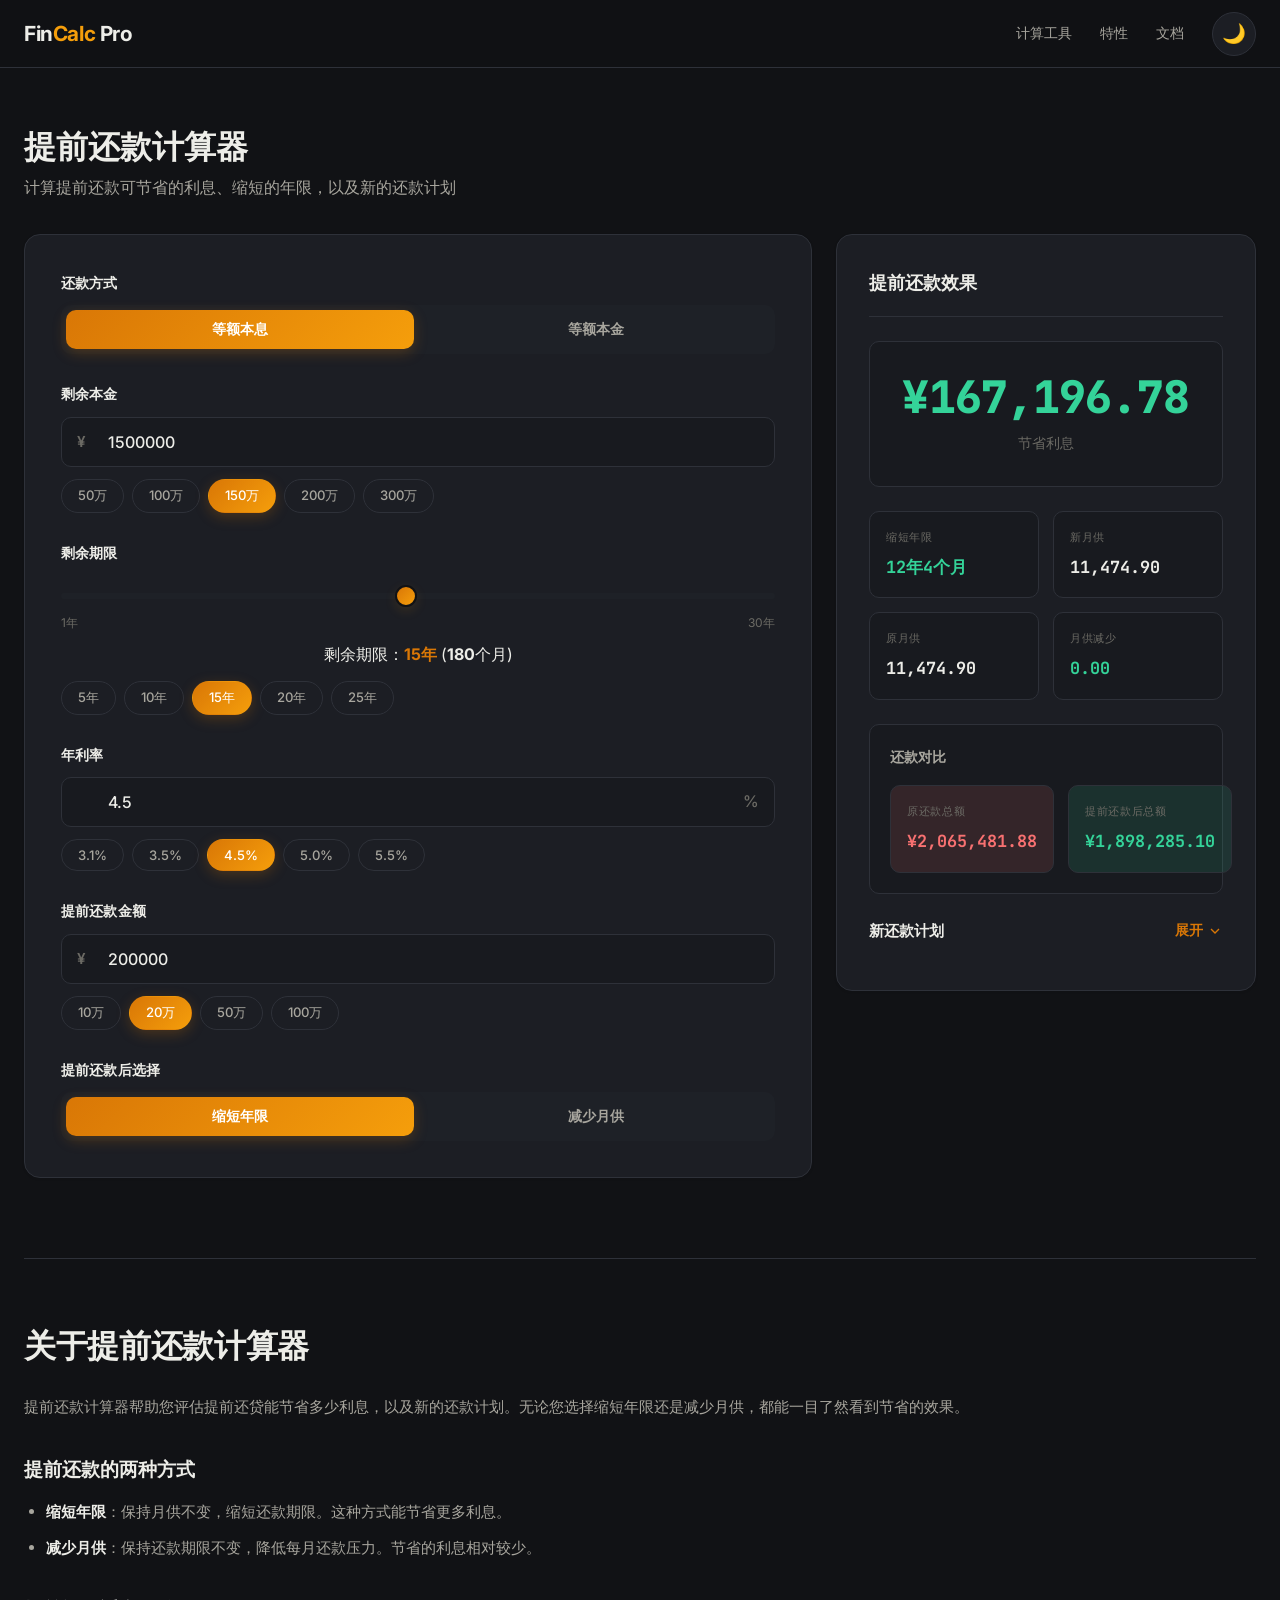
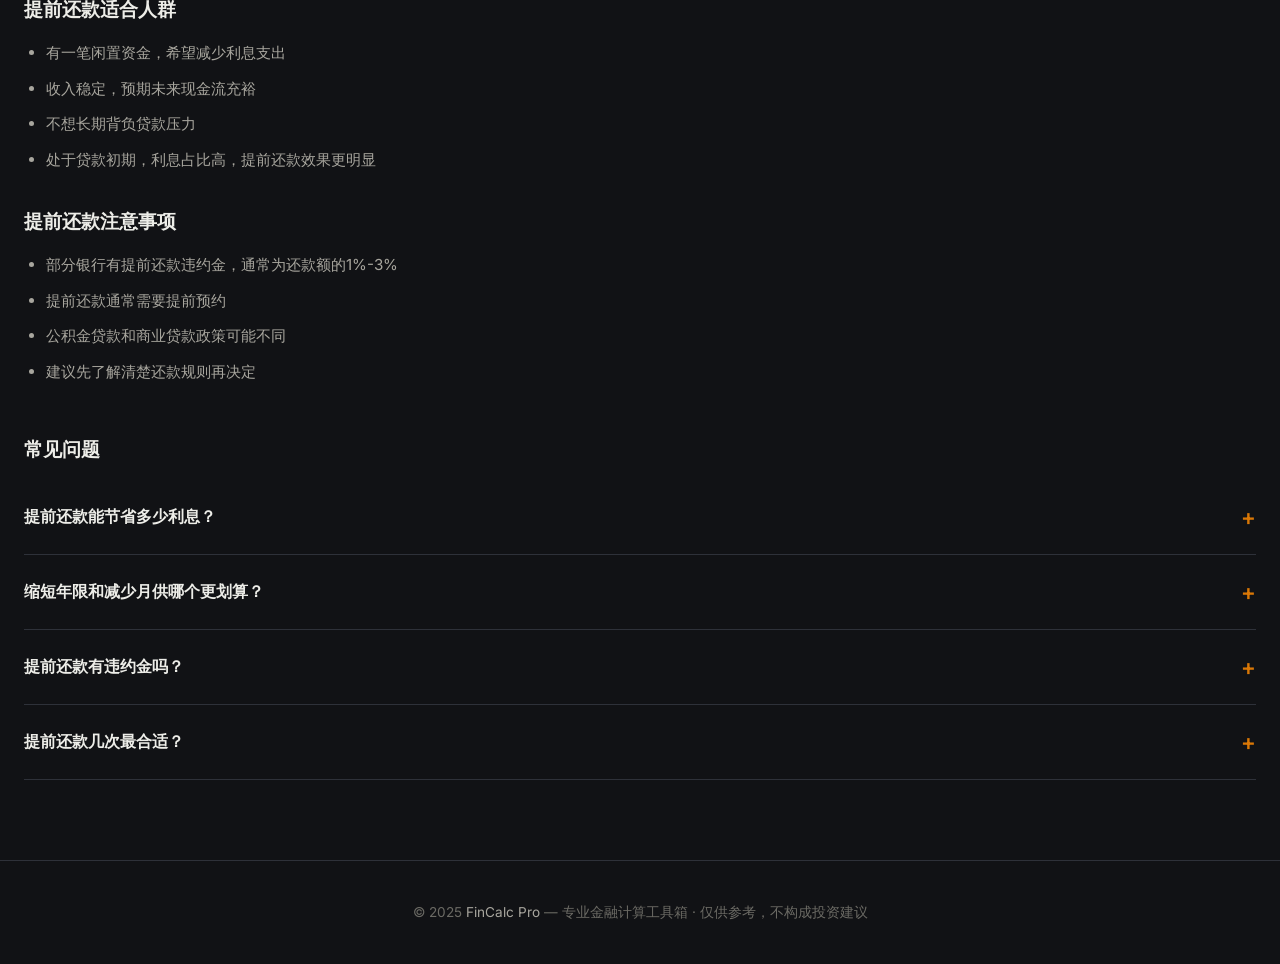
<file: loan-payoff-calculator.html>
<!DOCTYPE html>
<html lang="zh-CN">
<head>
  <meta charset="UTF-8">
  <meta name="viewport" content="width=device-width, initial-scale=1.0">
  <title>提前还款计算器 - 贷款提前还款节省利息计算 | FinCalc Pro</title>
  <meta name="description" content="免费在线提前还款计算器，计算提前还款可节省的利息金额和缩短的还款年限，生成新的还款计划。适用于房贷、车贷等各种贷款。">
  <meta name="keywords" content="提前还款计算器,还贷计算,节省利息,缩短年限,贷款计算">
  <meta name="author" content="FinCalc Pro">
  <meta name="robots" content="index, follow">
  
  <link rel="canonical" href="https://financecalchub.com/loan-payoff-calculator.html">
  
  <!-- Favicon -->
  <link rel="icon" type="image/svg+xml" href="data:image/svg+xml,<svg xmlns='http://www.w3.org/2000/svg' viewBox='0 0 100 100'><text y='.9em' font-size='90'>⚡</text></svg>">
  
  <link rel="stylesheet" href="css/style.css">
  
  <!-- Schema.org -->
  <script type="application/ld+json">
  {
    "@context": "https://schema.org",
    "@type": "WebApplication",
    "name": "提前还款计算器",
    "description": "计算提前还款可节省的利息和缩短的还款年限",
    "url": "https://financecalchub.com/loan-payoff-calculator.html",
    "applicationCategory": "FinanceApplication",
    "offers": { "@type": "Offer", "price": "0", "priceCurrency": "CNY" }
  }
  </script>
</head>
<body>
  <!-- Header -->
  <header role="banner">
    <div class="header-inner">
      <a href="/" class="logo" aria-label="FinCalc Pro 首页">Fin<span>Calc</span> Pro</a>
      <nav class="nav-links" aria-label="主导航">
        <a href="/#calculators">计算工具</a>
        <a href="/#features">特性</a>
        <a href="#">文档</a>
        <button class="theme-toggle" id="themeToggle" aria-label="切换深色/浅色主题" aria-pressed="false">🌙</button>
      </nav>
      <button class="mobile-menu-btn" id="mobileMenuBtn" aria-label="菜单">
        <svg width="24" height="24" viewBox="0 0 24 24" fill="none" stroke="currentColor" stroke-width="2">
          <line x1="3" y1="12" x2="21" y2="12"></line>
          <line x1="3" y1="6" x2="21" y2="6"></line>
          <line x1="3" y1="18" x2="21" y2="18"></line>
        </svg>
      </button>
    </div>
  </header>

  <!-- Main Content -->
  <main class="calculator-page">
    <div class="container">
      <div class="section-header text-left mb-8">
        <h1>提前还款计算器</h1>
        <p>计算提前还款可节省的利息、缩短的年限，以及新的还款计划</p>
      </div>
      
      <div class="calculator-layout">
        <!-- Calculator Form -->
        <div class="calculator-form-section">
          <!-- Loan Type -->
          <div class="form-group">
            <label class="form-label">还款方式</label>
            <div class="form-tabs">
              <button class="form-tab active" data-loan-type="equal-payment">等额本息</button>
              <button class="form-tab" data-loan-type="equal-principal">等额本金</button>
            </div>
          </div>

          <!-- Remaining Principal -->
          <div class="form-group">
            <label class="form-label">剩余本金</label>
            <div class="form-input-wrapper">
              <span class="form-input-currency">¥</span>
              <input type="number" class="form-input" id="remainingPrincipal" value="1500000" min="0" step="10000">
            </div>
            <div class="quick-buttons">
              <button class="quick-btn" data-value="500000">50万</button>
              <button class="quick-btn" data-value="1000000">100万</button>
              <button class="quick-btn active" data-value="1500000">150万</button>
              <button class="quick-btn" data-value="2000000">200万</button>
              <button class="quick-btn" data-value="3000000">300万</button>
            </div>
          </div>

          <!-- Remaining Years -->
          <div class="form-group">
            <label class="form-label">剩余期限</label>
            <input type="range" class="form-range" id="remainingYears" min="1" max="30" value="15" step="1">
            <div class="range-value">
              <span>1年</span>
              <span>30年</span>
            </div>
            <p class="text-center mt-2">剩余期限：<span id="yearsDisplay" class="font-bold text-primary">15年</span> (<span id="monthsDisplay" class="font-bold">180</span>个月)</p>
            <div class="quick-buttons">
              <button class="quick-btn" data-value="5">5年</button>
              <button class="quick-btn" data-value="10">10年</button>
              <button class="quick-btn active" data-value="15">15年</button>
              <button class="quick-btn" data-value="20">20年</button>
              <button class="quick-btn" data-value="25">25年</button>
            </div>
          </div>

          <!-- Current Interest Rate -->
          <div class="form-group">
            <label class="form-label">年利率</label>
            <div class="form-input-wrapper">
              <input type="number" class="form-input" id="interestRate" value="4.5" min="0" max="20" step="0.01" style="padding-right: 50px;">
              <span class="form-input-suffix">%</span>
            </div>
            <div class="quick-buttons">
              <button class="quick-btn" data-value="3.1">3.1%</button>
              <button class="quick-btn" data-value="3.5">3.5%</button>
              <button class="quick-btn active" data-value="4.5">4.5%</button>
              <button class="quick-btn" data-value="5.0">5.0%</button>
              <button class="quick-btn" data-value="5.5">5.5%</button>
            </div>
          </div>

          <!-- Early Payment Amount -->
          <div class="form-group">
            <label class="form-label">提前还款金额</label>
            <div class="form-input-wrapper">
              <span class="form-input-currency">¥</span>
              <input type="number" class="form-input" id="earlyPaymentAmount" value="200000" min="0" step="10000">
            </div>
            <div class="quick-buttons">
              <button class="quick-btn" data-value="100000">10万</button>
              <button class="quick-btn active" data-value="200000">20万</button>
              <button class="quick-btn" data-value="500000">50万</button>
              <button class="quick-btn" data-value="1000000">100万</button>
            </div>
          </div>

          <!-- Payment Reduction Option -->
          <div class="form-group">
            <label class="form-label">提前还款后选择</label>
            <div class="form-tabs">
              <button class="form-tab active" data-reduction="months">缩短年限</button>
              <button class="form-tab" data-reduction="payment">减少月供</button>
            </div>
          </div>
        </div>

        <!-- Results Section -->
        <div class="calculator-results-section">
          <div class="result-card">
            <div class="result-card-header">
              <h3 class="result-card-title">提前还款效果</h3>
            </div>
            
            <!-- Main Result -->
            <div class="result-highlight">
              <div class="result-highlight-value text-success" id="savedInterest">186,420.80</div>
              <div class="result-highlight-label">节省利息</div>
            </div>
            
            <div class="result-grid">
              <div class="result-item">
                <div class="result-item-label">缩短年限</div>
                <div class="result-item-value text-success" id="savedYears">3年2个月</div>
              </div>
              <div class="result-item">
                <div class="result-item-label">新月供</div>
                <div class="result-item-value" id="newMonthlyPayment">8,597.32</div>
              </div>
              <div class="result-item">
                <div class="result-item-label">原月供</div>
                <div class="result-item-value" id="originalMonthlyPayment">11,536.19</div>
              </div>
              <div class="result-item">
                <div class="result-item-label">月供减少</div>
                <div class="result-item-value text-success" id="paymentReduction">2,938.87</div>
              </div>
            </div>
            
            <!-- Comparison -->
            <div class="chart-container">
              <div class="chart-title">还款对比</div>
              <div class="result-grid">
                <div class="result-item" style="background: var(--color-danger-subtle);">
                  <div class="result-item-label">原还款总额</div>
                  <div class="result-item-value text-danger" id="originalTotalPayment">2,076,514.69</div>
                </div>
                <div class="result-item" style="background: var(--color-success-subtle);">
                  <div class="result-item-label">提前还款后总额</div>
                  <div class="result-item-value text-success" id="newTotalPayment">1,890,093.89</div>
                </div>
              </div>
            </div>
            
            <!-- Breakdown -->
            <div class="result-breakdown">
              <div class="result-breakdown-title">
                <span>新还款计划</span>
                <button class="toggle-btn" id="toggleBreakdown">
                  展开
                  <svg width="16" height="16" viewBox="0 0 24 24" fill="none" stroke="currentColor" stroke-width="2">
                    <polyline points="6,9 12,15 18,9"></polyline>
                  </svg>
                </button>
              </div>
              <div id="breakdownContent" class="hidden">
                <table class="result-table">
                  <thead>
                    <tr>
                      <th>年份</th>
                      <th>月供</th>
                      <th>本金</th>
                      <th>利息</th>
                      <th>剩余本金</th>
                    </tr>
                  </thead>
                  <tbody id="breakdownTableBody">
                  </tbody>
                </table>
              </div>
            </div>
          </div>
          
        </div>
      </div>

      <!-- SEO Content -->
      <div class="seo-content">
        <h2>关于提前还款计算器</h2>
        <p>提前还款计算器帮助您评估提前还贷能节省多少利息，以及新的还款计划。无论您选择缩短年限还是减少月供，都能一目了然看到节省的效果。</p>
        
        <h3>提前还款的两种方式</h3>
        <ul>
          <li><strong>缩短年限</strong>：保持月供不变，缩短还款期限。这种方式能节省更多利息。</li>
          <li><strong>减少月供</strong>：保持还款期限不变，降低每月还款压力。节省的利息相对较少。</li>
        </ul>
        
        <h3>提前还款适合人群</h3>
        <ul>
          <li>有一笔闲置资金，希望减少利息支出</li>
          <li>收入稳定，预期未来现金流充裕</li>
          <li>不想长期背负贷款压力</li>
          <li>处于贷款初期，利息占比高，提前还款效果更明显</li>
        </ul>
        
        <h3>提前还款注意事项</h3>
        <ul>
          <li>部分银行有提前还款违约金，通常为还款额的1%-3%</li>
          <li>提前还款通常需要提前预约</li>
          <li>公积金贷款和商业贷款政策可能不同</li>
          <li>建议先了解清楚还款规则再决定</li>
        </ul>
        
        <!-- FAQ Section -->
        <div class="faq-section">
          <h3>常见问题</h3>
          
          <div class="faq-item">
            <div class="faq-question">提前还款能节省多少利息？</div>
            <div class="faq-answer">
              节省的利息取决于提前还款的时间和金额。贷款初期提前还款效果更明显，因为前期利息占比较高。使用本计算器可以精确计算出节省的利息金额。
            </div>
          </div>
          
          <div class="faq-item">
            <div class="faq-question">缩短年限和减少月供哪个更划算？</div>
            <div class="faq-answer">
              缩短年限能节省更多利息，但减少月供能降低当前还款压力。如果收入稳定且希望减少总支出，选择缩短年限更好；如果需要更多现金流，选择减少月供。
            </div>
          </div>
          
          <div class="faq-item">
            <div class="faq-question">提前还款有违约金吗？</div>
            <div class="faq-answer">
              部分银行会收取提前还款违约金，通常为还款额的1%-3%。建议在计算节省利息时扣除违约金，判断提前还款是否真正划算。
            </div>
          </div>
          <div class="faq-item">
            <div class="faq-question">提前还款几次最合适？</div>
            <div class="faq-answer">
              没有固定的最佳次数。关键是如果有闲置资金且不影响应急储备，提前还款总是划算的。建议在贷款初期尽量多还。
            </div>
          </div>
        </div>
      </div>
    </div>
  </main>

  <!-- Footer -->
  <footer role="contentinfo">
    <div class="container">
      <p>© 2025 <a href="/">FinCalc Pro</a> — 专业金融计算工具箱 · 仅供参考，不构成投资建议</p>
    </div>
  </footer>

  <script src="js/main.js"></script>
  <script>
    (function() {
      let state = {
        loanType: 'equal-payment',
        remainingPrincipal: 1500000,
        remainingYears: 15,
        interestRate: 4.5,
        earlyPaymentAmount: 200000,
        reductionType: 'months'
      };
      
      const elements = {
        remainingPrincipal: document.getElementById('remainingPrincipal'),
        remainingYears: document.getElementById('remainingYears'),
        yearsDisplay: document.getElementById('yearsDisplay'),
        monthsDisplay: document.getElementById('monthsDisplay'),
        interestRate: document.getElementById('interestRate'),
        earlyPaymentAmount: document.getElementById('earlyPaymentAmount'),
        savedInterest: document.getElementById('savedInterest'),
        savedYears: document.getElementById('savedYears'),
        newMonthlyPayment: document.getElementById('newMonthlyPayment'),
        originalMonthlyPayment: document.getElementById('originalMonthlyPayment'),
        paymentReduction: document.getElementById('paymentReduction'),
        originalTotalPayment: document.getElementById('originalTotalPayment'),
        newTotalPayment: document.getElementById('newTotalPayment'),
        breakdownTableBody: document.getElementById('breakdownTableBody'),
        toggleBreakdown: document.getElementById('toggleBreakdown'),
        breakdownContent: document.getElementById('breakdownContent')
      };
      
      function init() {
        bindEvents();
        calculate();
      }
      
      function bindEvents() {
        // Loan type tabs
        document.querySelectorAll('.form-tab[data-loan-type]').forEach(tab => {
          tab.addEventListener('click', function() {
            document.querySelectorAll('.form-tab[data-loan-type]').forEach(t => t.classList.remove('active'));
            this.classList.add('active');
            state.loanType = this.dataset.loanType;
            calculate();
          });
        });
        
        // Reduction type tabs
        document.querySelectorAll('.form-tab[data-reduction]').forEach(tab => {
          tab.addEventListener('click', function() {
            document.querySelectorAll('.form-tab[data-reduction]').forEach(t => t.classList.remove('active'));
            this.classList.add('active');
            state.reductionType = this.dataset.reduction;
            calculate();
          });
        });
        
        elements.remainingPrincipal.addEventListener('input', function() {
          state.remainingPrincipal = parseFloat(this.value) || 0;
          calculate();
        });
        
        elements.remainingYears.addEventListener('input', function() {
          state.remainingYears = parseInt(this.value) || 1;
          elements.yearsDisplay.textContent = state.remainingYears + '年';
          elements.monthsDisplay.textContent = (state.remainingYears * 12).toLocaleString();
          calculate();
        });
        
        elements.interestRate.addEventListener('input', function() {
          state.interestRate = parseFloat(this.value) || 0;
          calculate();
        });
        
        elements.earlyPaymentAmount.addEventListener('input', function() {
          state.earlyPaymentAmount = parseFloat(this.value) || 0;
          calculate();
        });
        
        // Quick buttons
        document.querySelectorAll('.form-group:nth-of-type(2) .quick-btn').forEach(btn => {
          btn.addEventListener('click', function() {
            elements.remainingPrincipal.value = this.dataset.value;
            state.remainingPrincipal = parseFloat(this.dataset.value);
            calculate();
          });
        });
        
        document.querySelectorAll('.form-group:nth-of-type(3) .quick-btn').forEach(btn => {
          btn.addEventListener('click', function() {
            elements.remainingYears.value = this.dataset.value;
            state.remainingYears = parseInt(this.dataset.value);
            elements.yearsDisplay.textContent = state.remainingYears + '年';
            elements.monthsDisplay.textContent = (state.remainingYears * 12).toLocaleString();
            calculate();
          });
        });
        
        document.querySelectorAll('.form-group:nth-of-type(4) .quick-btn').forEach(btn => {
          btn.addEventListener('click', function() {
            elements.interestRate.value = this.dataset.value;
            state.interestRate = parseFloat(this.dataset.value);
            calculate();
          });
        });
        
        document.querySelectorAll('.form-group:nth-of-type(5) .quick-btn').forEach(btn => {
          btn.addEventListener('click', function() {
            elements.earlyPaymentAmount.value = this.dataset.value;
            state.earlyPaymentAmount = parseFloat(this.dataset.value);
            calculate();
          });
        });
        
        elements.toggleBreakdown.addEventListener('click', function() {
          const isHidden = elements.breakdownContent.classList.contains('hidden');
          elements.breakdownContent.classList.toggle('hidden');
          this.innerHTML = isHidden ? 
            '收起 <svg width="16" height="16" viewBox="0 0 24 24" fill="none" stroke="currentColor" stroke-width="2"><polyline points="18,15 12,9 6,15"></polyline></svg>' :
            '展开 <svg width="16" height="16" viewBox="0 0 24 24" fill="none" stroke="currentColor" stroke-width="2"><polyline points="6,9 12,15 18,9"></polyline></svg>';
        });
      }
      
      function calculate() {
        const { remainingPrincipal, remainingYears, interestRate, earlyPaymentAmount, reductionType } = state;
        
        const monthlyRate = interestRate / 100 / 12;
        const totalMonths = remainingYears * 12;
        
        // Calculate original loan schedule
        const originalSchedule = calculateSchedule(remainingPrincipal, monthlyRate, totalMonths);
        const originalTotalPayment = originalSchedule.reduce((sum, m) => sum + m.payment, 0);
        const originalMonthlyPayment = originalSchedule[0].payment;
        
        // New principal after early payment
        const newPrincipal = remainingPrincipal - earlyPaymentAmount;
        
        if (newPrincipal <= 0) {
          elements.savedInterest.textContent = '0.00';
          elements.savedYears.textContent = remainingYears + '年';
          elements.newMonthlyPayment.textContent = '0.00';
          elements.originalMonthlyPayment.textContent = FinanceCalc.formatNumber(originalMonthlyPayment);
          elements.paymentReduction.textContent = FinanceCalc.formatNumber(originalMonthlyPayment);
          elements.originalTotalPayment.textContent = FinanceCalc.formatCurrency(originalTotalPayment);
          elements.newTotalPayment.textContent = FinanceCalc.formatCurrency(earlyPaymentAmount);
          return;
        }
        
        let newSchedule, newTotalPayment, newMonthlyPayment, savedInterest, savedMonths;
        
        if (reductionType === 'months') {
          // Keep monthly payment same, shorten period
          // Calculate how many months needed to pay off new principal
          newMonthlyPayment = originalMonthlyPayment;
          savedMonths = calculateMonthsForPayoff(newPrincipal, monthlyRate, newMonthlyPayment);
          
          newSchedule = [];
          let principal = newPrincipal;
          for (let i = 0; i < savedMonths && principal > 0; i++) {
            const interest = principal * monthlyRate;
            const principalPayment = Math.min(newMonthlyPayment - interest, principal);
            principal -= principalPayment;
            newSchedule.push({
              month: i + 1,
              payment: newMonthlyPayment,
              principal: principalPayment,
              interest: interest,
              remaining: Math.max(0, principal)
            });
          }
          
          newTotalPayment = newSchedule.reduce((sum, m) => sum + m.payment, 0);
          savedInterest = originalTotalPayment - newTotalPayment - earlyPaymentAmount;
        } else {
          // Keep period same, reduce monthly payment
          newSchedule = calculateSchedule(newPrincipal, monthlyRate, totalMonths);
          newMonthlyPayment = newSchedule[0].payment;
          newTotalPayment = newSchedule.reduce((sum, m) => sum + m.payment, 0);
          savedInterest = originalTotalPayment - newTotalPayment - earlyPaymentAmount;
          savedMonths = 0;
        }
        
        // Update UI
        elements.savedInterest.textContent = FinanceCalc.formatCurrency(savedInterest);
        
        if (reductionType === 'months') {
          const years = Math.floor(savedMonths / 12);
          const months = savedMonths % 12;
          elements.savedYears.textContent = years + '年' + (months > 0 ? months + '个月' : '');
        } else {
          elements.savedYears.textContent = '-';
        }
        
        elements.newMonthlyPayment.textContent = FinanceCalc.formatNumber(newMonthlyPayment);
        elements.originalMonthlyPayment.textContent = FinanceCalc.formatNumber(originalMonthlyPayment);
        elements.paymentReduction.textContent = FinanceCalc.formatNumber(originalMonthlyPayment - newMonthlyPayment);
        elements.originalTotalPayment.textContent = FinanceCalc.formatCurrency(originalTotalPayment);
        elements.newTotalPayment.textContent = FinanceCalc.formatCurrency(newTotalPayment + earlyPaymentAmount);
        
        // Update breakdown table
        updateBreakdownTable(newSchedule);
      }
      
      function calculateSchedule(principal, monthlyRate, months) {
        const schedule = [];
        let remainingPrincipal = principal;
        
        if (monthlyRate > 0) {
          const payment = principal * monthlyRate * Math.pow(1 + monthlyRate, months) / (Math.pow(1 + monthlyRate, months) - 1);
          
          for (let i = 1; i <= months && remainingPrincipal > 0; i++) {
            const interest = remainingPrincipal * monthlyRate;
            const principalPayment = Math.min(payment - interest, remainingPrincipal);
            remainingPrincipal -= principalPayment;
            
            schedule.push({
              month: i,
              payment: payment,
              principal: principalPayment,
              interest: interest,
              remaining: Math.max(0, remainingPrincipal)
            });
          }
        } else {
          const payment = principal / months;
          for (let i = 1; i <= months && remainingPrincipal > 0; i++) {
            remainingPrincipal -= payment;
            schedule.push({
              month: i,
              payment: payment,
              principal: payment,
              interest: 0,
              remaining: Math.max(0, remainingPrincipal)
            });
          }
        }
        
        return schedule;
      }
      
      function calculateMonthsForPayoff(principal, monthlyRate, payment) {
        if (monthlyRate === 0) return Math.ceil(principal / payment);
        
        let remaining = principal;
        let months = 0;
        
        while (remaining > 0 && months < 360) {
          const interest = remaining * monthlyRate;
          const principalPayment = payment - interest;
          if (principalPayment <= 0) return 360; // Cannot pay off
          remaining -= principalPayment;
          months++;
        }
        
        return months;
      }
      
      function updateBreakdownTable(schedule) {
        const tbody = elements.breakdownTableBody;
        tbody.innerHTML = '';
        
        const yearCount = Math.ceil(schedule.length / 12);
        
        for (let year = 0; year < yearCount; year++) {
          const startMonth = year * 12;
          const endMonth = Math.min((year + 1) * 12, schedule.length);
          const yearData = schedule.slice(startMonth, endMonth);
          
          if (yearData.length === 0) continue;
          
          const totalPayment = yearData.reduce((sum, m) => sum + m.payment, 0);
          const totalPrincipal = yearData.reduce((sum, m) => sum + m.principal, 0);
          const totalInterest = yearData.reduce((sum, m) => sum + m.interest, 0);
          const remaining = yearData[yearData.length - 1].remaining;
          
          const tr = document.createElement('tr');
          tr.innerHTML = `
            <td>第${year + 1}年</td>
            <td>${FinanceCalc.formatNumber(totalPayment / 12)}</td>
            <td>${FinanceCalc.formatNumber(totalPrincipal)}</td>
            <td>${FinanceCalc.formatNumber(totalInterest)}</td>
            <td>${FinanceCalc.formatNumber(remaining)}</td>
          `;
          tbody.appendChild(tr);
        }
      }
      
      if (document.readyState === 'loading') {
        document.addEventListener('DOMContentLoaded', init);
      } else {
        init();
      }
    })();
  </script>
</body>
</html>
</file>
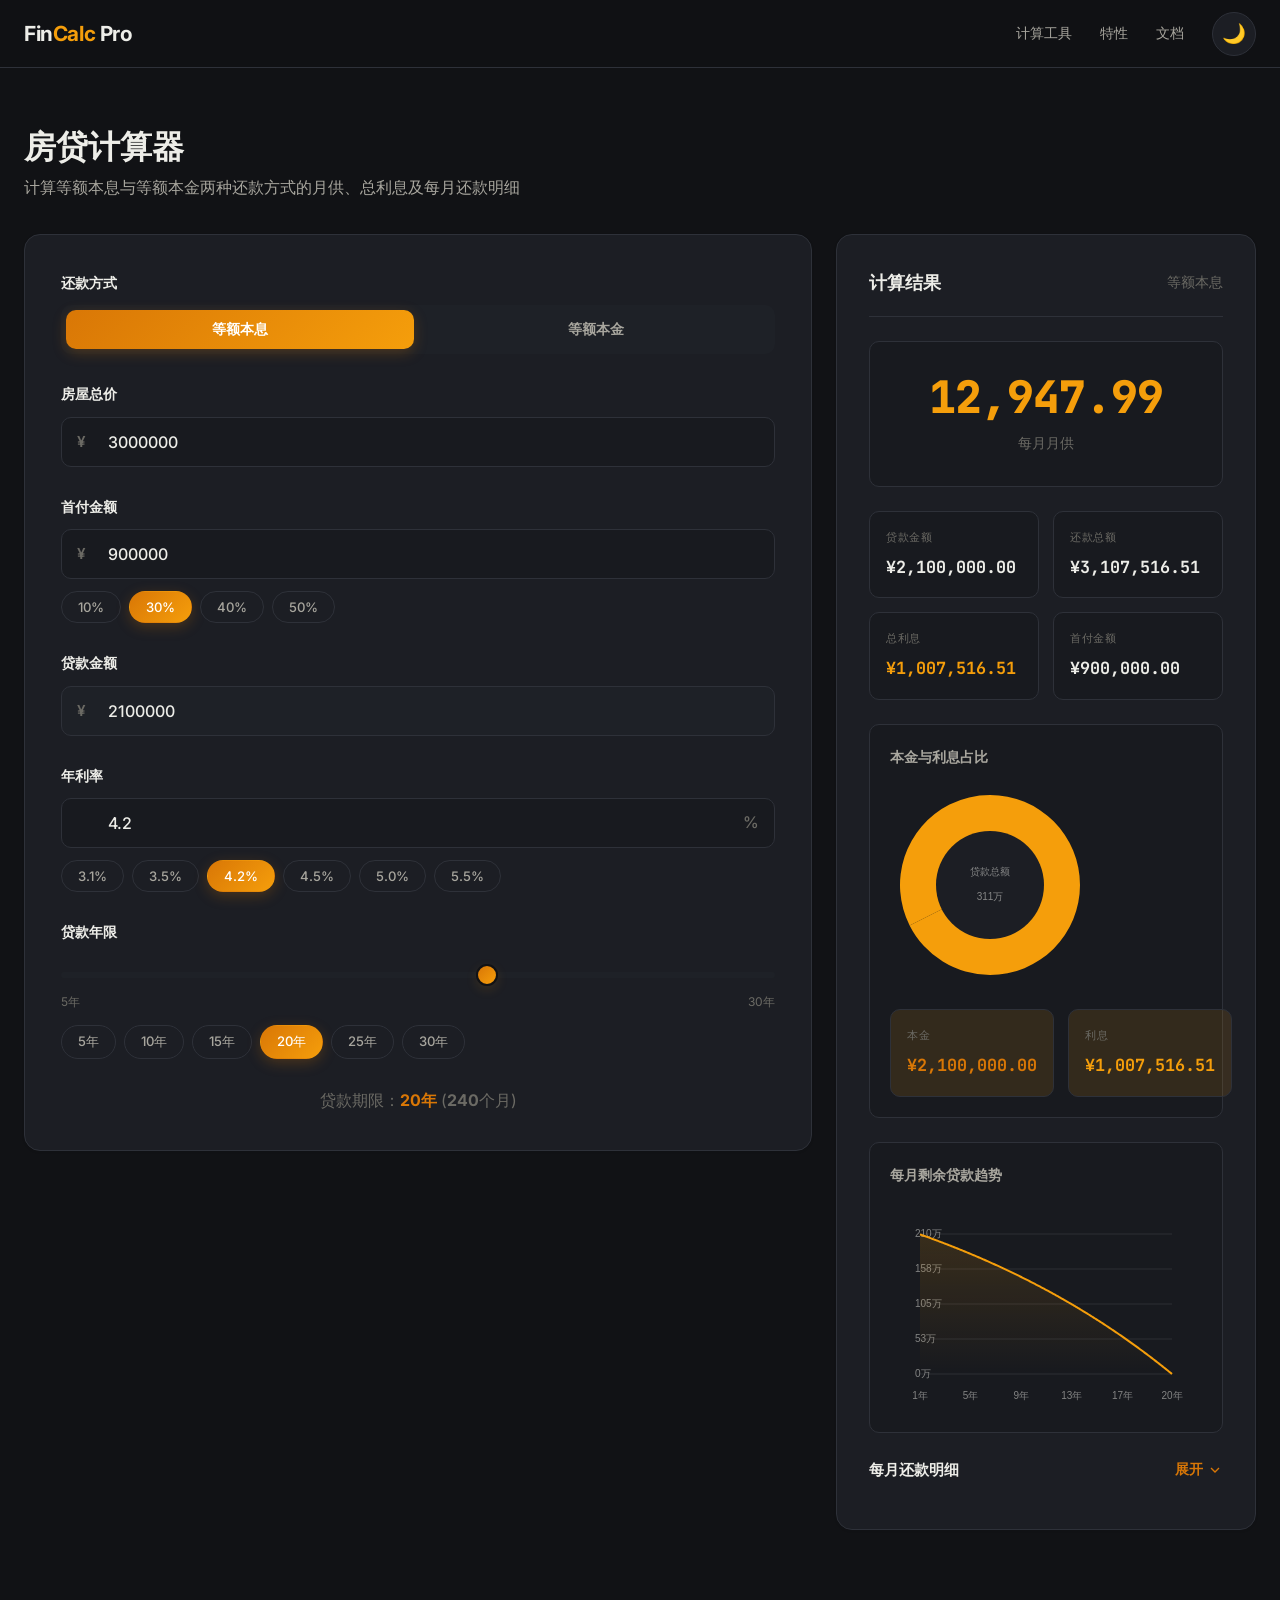
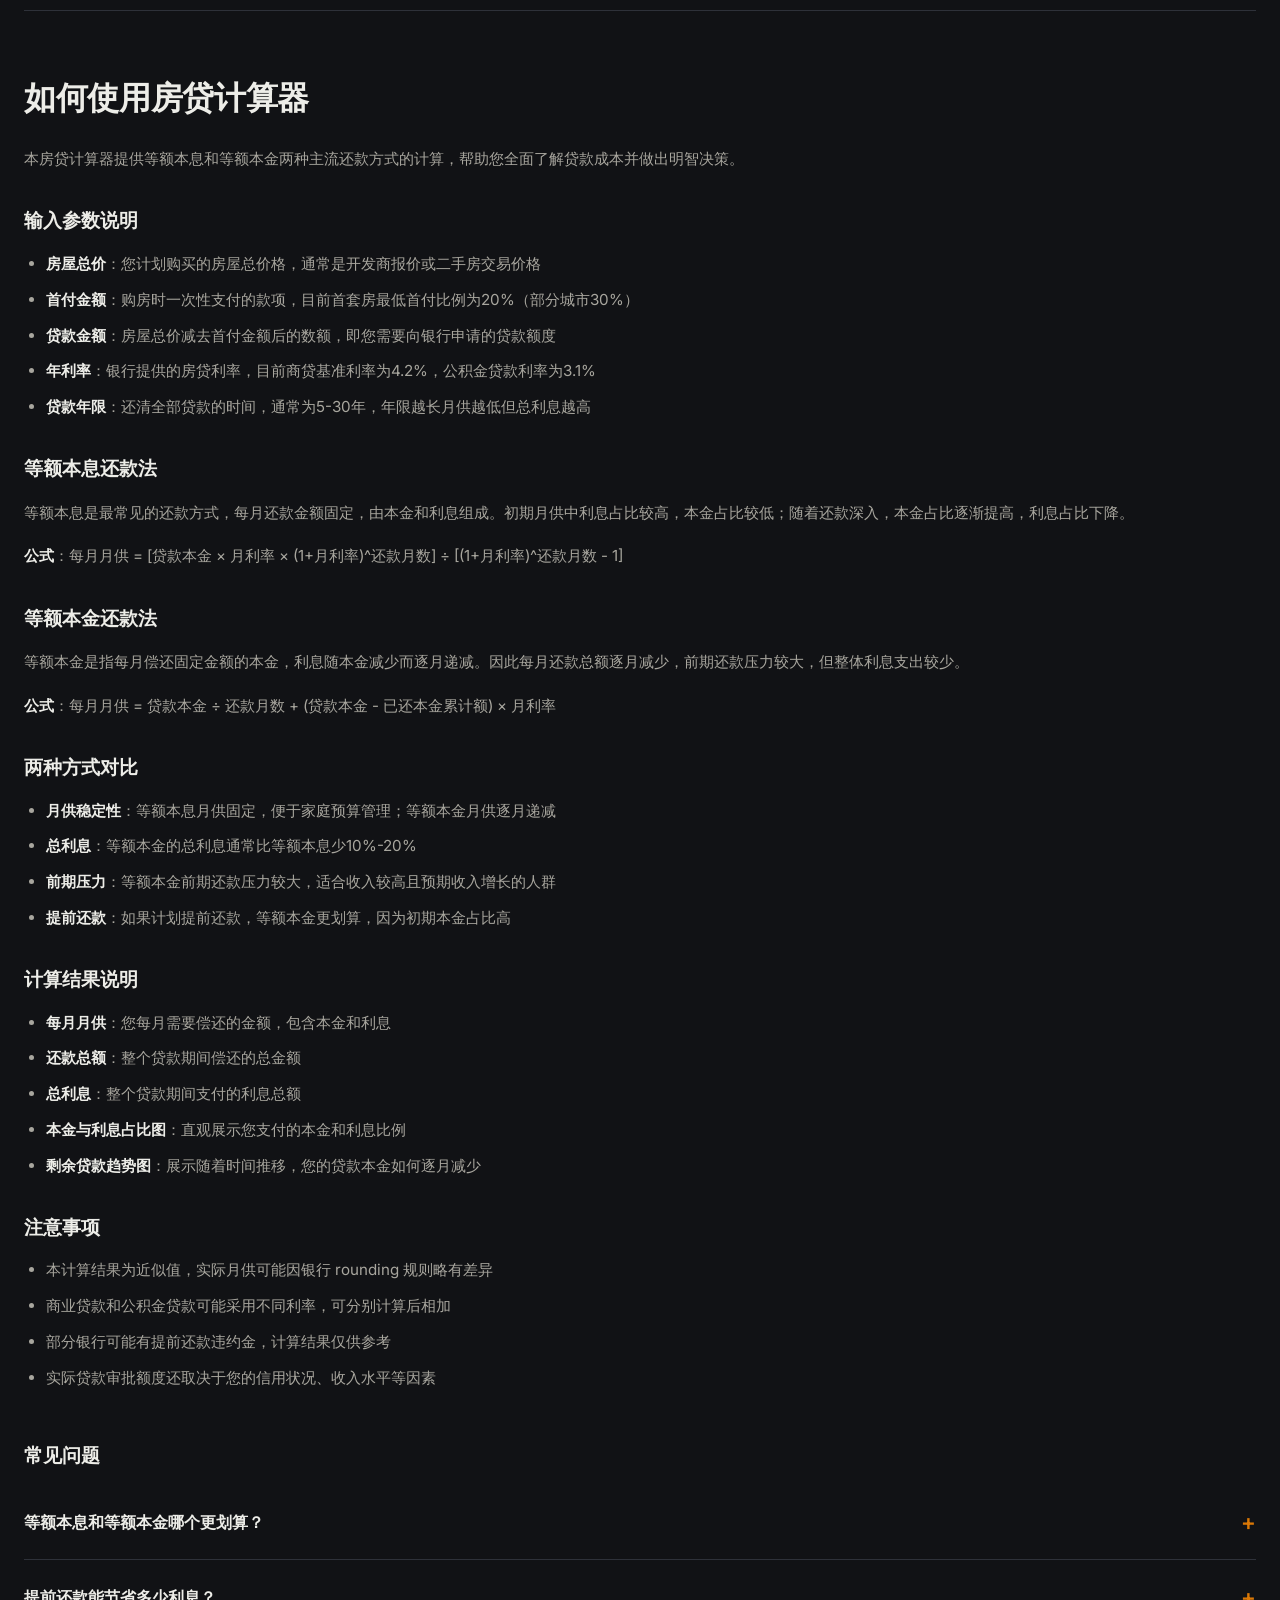
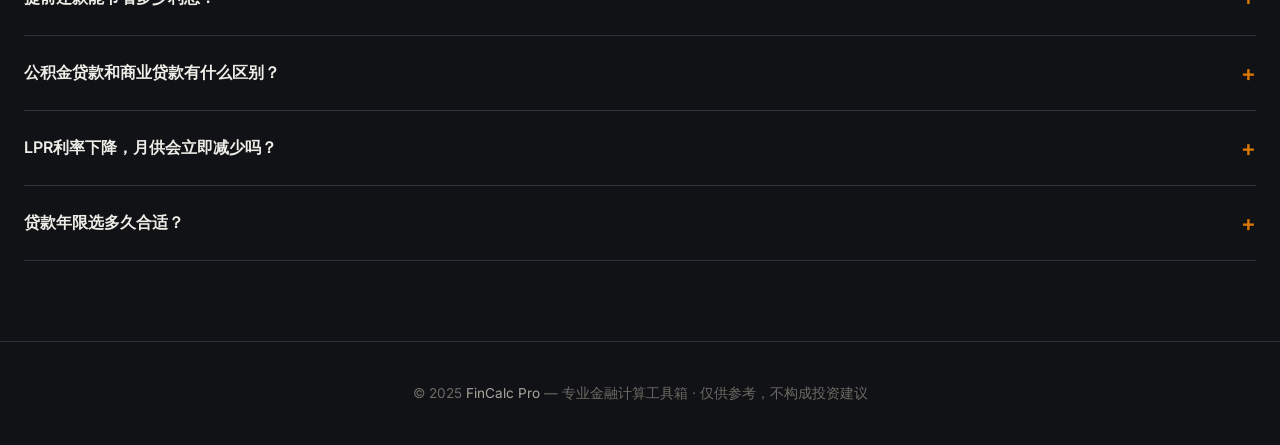
<file: mortgage-calculator.html>
<!DOCTYPE html>
<html lang="zh-CN">
<head>
  <meta charset="UTF-8">
  <meta name="viewport" content="width=device-width, initial-scale=1.0">
  <title>房贷计算器 - 等额本息与等额本金计算 | FinCalc Pro</title>
  <meta name="description" content="免费在线房贷计算器，支持等额本息和等额本金两种还款方式计算。输入房屋总价、首付金额、贷款利率和贷款期限，即可快速计算月供、总利息、还款总额，以及查看每月还款明细和图表分析。">
  <meta name="keywords" content="房贷计算器,等额本息,等额本金,月供计算,贷款计算器,房屋贷款,商业贷款,公积金贷款">
  <meta name="author" content="FinCalc Pro">
  <meta name="robots" content="index, follow">
  
  <link rel="canonical" href="https://financecalchub.com/mortgage-calculator.html">
  
  <!-- Open Graph -->
  <meta property="og:type" content="website">
  <meta property="og:url" content="https://financecalchub.com/mortgage-calculator.html">
  <meta property="og:title" content="房贷计算器 - 等额本息与等额本金计算">
  <meta property="og:description" content="免费在线房贷计算器，支持等额本息和等额本金两种还款方式，即时计算月供和总利息。">
  
  <!-- Favicon -->
  <link rel="icon" type="image/svg+xml" href="data:image/svg+xml,<svg xmlns='http://www.w3.org/2000/svg' viewBox='0 0 100 100'><text y='.9em' font-size='90'>🏠</text></svg>">
  
  <link rel="stylesheet" href="css/style.css">
  
  <!-- Schema.org Calculator -->
  <script type="application/ld+json">
  {
    "@context": "https://schema.org",
    "@type": "WebApplication",
    "name": "房贷计算器",
    "description": "专业的在线房贷计算器，支持等额本息和等额本金两种还款方式",
    "url": "https://financecalchub.com/mortgage-calculator.html",
    "applicationCategory": "FinanceApplication",
    "operatingSystem": "All",
    "offers": {
      "@type": "Offer",
      "price": "0",
      "priceCurrency": "CNY"
    },
    "aggregateRating": {
      "@type": "AggregateRating",
      "ratingValue": "4.9",
      "ratingCount": "2586"
    }
  }
  </script>
  
  <!-- FAQ Schema -->
  <script type="application/ld+json">
  {
    "@context": "https://schema.org",
    "@type": "FAQPage",
    "mainEntity": [
      {
        "@type": "Question",
        "name": "等额本息和等额本金有什么区别？",
        "acceptedAnswer": {
          "@type": "Answer",
          "text": "等额本息每月还款金额固定，但前期利息占比高、本金占比低；等额本金每月还本金固定，利息逐月减少，总利息更少但前期还款压力较大。"
        }
      },
      {
        "@type": "Question",
        "name": "提前还款能节省多少利息？",
        "acceptedAnswer": {
          "@type": "Answer",
          "text": "提前还款节省的利息取决于提前还款金额和时间。在贷款初期提前还款能节省更多利息，建议使用提前还款计算器进行精确计算。"
        }
      },
      {
        "@type": "Question",
        "name": "LPR利率如何影响房贷月供？",
        "acceptedAnswer": {
          "@type": "Answer",
          "text": "LPR（贷款市场报价利率）的变化会影响房贷利率。如果你的房贷是LPR加点模式，利率调整后次年的月供会相应变化。"
        }
      }
    ]
  }
  </script>
</head>
<body>
  <!-- Header -->
  <header role="banner">
    <div class="header-inner">
      <a href="/" class="logo" aria-label="FinCalc Pro 首页">Fin<span>Calc</span> Pro</a>
      <nav class="nav-links" aria-label="主导航">
        <a href="/#calculators">计算工具</a>
        <a href="/#features">特性</a>
        <a href="#">文档</a>
        <button class="theme-toggle" id="themeToggle" aria-label="切换深色/浅色主题" aria-pressed="false">🌙</button>
      </nav>
      <button class="mobile-menu-btn" id="mobileMenuBtn" aria-label="菜单">
        <svg width="24" height="24" viewBox="0 0 24 24" fill="none" stroke="currentColor" stroke-width="2">
          <line x1="3" y1="12" x2="21" y2="12"></line>
          <line x1="3" y1="6" x2="21" y2="6"></line>
          <line x1="3" y1="18" x2="21" y2="18"></line>
        </svg>
      </button>
    </div>
  </header>

  <!-- Main Content -->
  <main class="calculator-page">
    <div class="container">
      <!-- Page Header -->
      <div class="section-header text-left mb-8">
        <h1>房贷计算器</h1>
        <p>计算等额本息与等额本金两种还款方式的月供、总利息及每月还款明细</p>
      </div>
      
      <div class="calculator-layout">
        <!-- Calculator Form -->
        <div class="calculator-form-section">
          <!-- Loan Type Toggle -->
          <div class="form-group">
            <label class="form-label">还款方式</label>
            <div class="form-tabs">
              <button class="form-tab active" data-loan-type="equal-payment">等额本息</button>
              <button class="form-tab" data-loan-type="equal-principal">等额本金</button>
            </div>
          </div>

          <!-- House Price -->
          <div class="form-group">
            <label class="form-label">房屋总价</label>
            <div class="form-input-wrapper">
              <span class="form-input-currency">¥</span>
              <input type="number" class="form-input" id="housePrice" value="3000000" min="0" step="10000">
            </div>
          </div>

          <!-- Down Payment -->
          <div class="form-group">
            <label class="form-label">首付金额</label>
            <div class="form-input-wrapper">
              <span class="form-input-currency">¥</span>
              <input type="number" class="form-input" id="downPayment" value="900000" min="0" step="10000">
            </div>
            <div class="quick-buttons">
              <button class="quick-btn" data-value="10">10%</button>
              <button class="quick-btn active" data-value="30">30%</button>
              <button class="quick-btn" data-value="40">40%</button>
              <button class="quick-btn" data-value="50">50%</button>
            </div>
          </div>

          <!-- Loan Amount (Auto Calculated) -->
          <div class="form-group">
            <label class="form-label">贷款金额</label>
            <div class="form-input-wrapper">
              <span class="form-input-currency">¥</span>
              <input type="number" class="form-input" id="loanAmount" value="2100000" min="0" step="10000" readonly style="background: var(--color-bg-tertiary);">
            </div>
          </div>

          <!-- Interest Rate -->
          <div class="form-group">
            <label class="form-label">年利率</label>
            <div class="form-input-wrapper">
              <input type="number" class="form-input" id="interestRate" value="4.2" min="0" max="20" step="0.01" style="padding-right: 50px;">
              <span class="form-input-suffix">%</span>
            </div>
            <div class="quick-buttons">
              <button class="quick-btn" data-value="3.1">3.1%</button>
              <button class="quick-btn" data-value="3.5">3.5%</button>
              <button class="quick-btn active" data-value="4.2">4.2%</button>
              <button class="quick-btn" data-value="4.5">4.5%</button>
              <button class="quick-btn" data-value="5.0">5.0%</button>
              <button class="quick-btn" data-value="5.5">5.5%</button>
            </div>
          </div>

          <!-- Loan Term -->
          <div class="form-group">
            <label class="form-label">贷款年限</label>
            <input type="range" class="form-range" id="loanTerm" min="5" max="30" value="20" step="1">
            <div class="range-value">
              <span>5年</span>
              <span>30年</span>
            </div>
            <div class="quick-buttons">
              <button class="quick-btn" data-value="5">5年</button>
              <button class="quick-btn" data-value="10">10年</button>
              <button class="quick-btn" data-value="15">15年</button>
              <button class="quick-btn active" data-value="20">20年</button>
              <button class="quick-btn" data-value="25">25年</button>
              <button class="quick-btn" data-value="30">30年</button>
            </div>
          </div>
          
          <!-- Display loan term value -->
          <p class="text-center mt-4 text-muted">贷款期限：<span id="loanTermDisplay" class="font-bold text-primary">20年</span> (<span id="loanMonthsDisplay" class="font-bold">240</span>个月)</p>
        </div>

        <!-- Results Section -->
        <div class="calculator-results-section">
          <div class="result-card">
            <div class="result-card-header">
              <h3 class="result-card-title">计算结果</h3>
              <span id="resultLoanType" class="text-muted text-sm">等额本息</span>
            </div>
            
            <!-- Main Result -->
            <div class="result-highlight">
              <div class="result-highlight-value" id="monthlyPayment">11,459.73</div>
              <div class="result-highlight-label">每月月供</div>
            </div>
            
            <!-- Secondary Results -->
            <div class="result-grid">
              <div class="result-item">
                <div class="result-item-label">贷款金额</div>
                <div class="result-item-value" id="resultLoanAmount">2,100,000.00</div>
              </div>
              <div class="result-item">
                <div class="result-item-label">还款总额</div>
                <div class="result-item-value" id="resultTotalPayment">2,750,335.73</div>
              </div>
              <div class="result-item">
                <div class="result-item-label">总利息</div>
                <div class="result-item-value text-warning" id="resultTotalInterest">650,335.73</div>
              </div>
              <div class="result-item">
                <div class="result-item-label">首付金额</div>
                <div class="result-item-value" id="resultDownPayment">900,000.00</div>
              </div>
            </div>
            
            <!-- Charts -->
            <div class="chart-container">
              <div class="chart-title">本金与利息占比</div>
              <canvas id="pieChart" width="200" height="200" style="max-width: 100%;"></canvas>
              <div class="result-grid mt-4">
                <div class="result-item" style="background: var(--color-primary-subtle);">
                  <div class="result-item-label">本金</div>
                  <div class="result-item-value text-primary" id="chartPrincipal">2,100,000.00</div>
                </div>
                <div class="result-item" style="background: var(--color-warning-subtle);">
                  <div class="result-item-label">利息</div>
                  <div class="result-item-value text-warning" id="chartInterest">650,335.73</div>
                </div>
              </div>
            </div>
            
            <!-- Monthly Trend Chart -->
            <div class="chart-container mt-6">
              <div class="chart-title">每月剩余贷款趋势</div>
              <canvas id="lineChart" width="400" height="200" style="max-width: 100%;"></canvas>
            </div>
            
            <!-- Breakdown Table -->
            <div class="result-breakdown">
              <div class="result-breakdown-title">
                <span>每月还款明细</span>
                <button class="toggle-btn" id="toggleBreakdown">
                  展开
                  <svg width="16" height="16" viewBox="0 0 24 24" fill="none" stroke="currentColor" stroke-width="2">
                    <polyline points="6,9 12,15 18,9"></polyline>
                  </svg>
                </button>
              </div>
              <div id="breakdownContent" class="hidden">
                <table class="result-table">
                  <thead>
                    <tr>
                      <th>月份</th>
                      <th>月供</th>
                      <th>本金</th>
                      <th>利息</th>
                      <th>剩余本金</th>
                    </tr>
                  </thead>
                  <tbody id="breakdownTableBody">
                  </tbody>
                </table>
              </div>
            </div>
          </div>
          
        </div>
      </div>

      <!-- SEO Content -->
      <div class="seo-content">
        <h2>如何使用房贷计算器</h2>
        <p>本房贷计算器提供等额本息和等额本金两种主流还款方式的计算，帮助您全面了解贷款成本并做出明智决策。</p>
        
        <h3>输入参数说明</h3>
        <ul>
          <li><strong>房屋总价</strong>：您计划购买的房屋总价格，通常是开发商报价或二手房交易价格</li>
          <li><strong>首付金额</strong>：购房时一次性支付的款项，目前首套房最低首付比例为20%（部分城市30%）</li>
          <li><strong>贷款金额</strong>：房屋总价减去首付金额后的数额，即您需要向银行申请的贷款额度</li>
          <li><strong>年利率</strong>：银行提供的房贷利率，目前商贷基准利率为4.2%，公积金贷款利率为3.1%</li>
          <li><strong>贷款年限</strong>：还清全部贷款的时间，通常为5-30年，年限越长月供越低但总利息越高</li>
        </ul>
        
        <h3>等额本息还款法</h3>
        <p>等额本息是最常见的还款方式，每月还款金额固定，由本金和利息组成。初期月供中利息占比较高，本金占比较低；随着还款深入，本金占比逐渐提高，利息占比下降。</p>
        <p><strong>公式</strong>：每月月供 = [贷款本金 × 月利率 × (1+月利率)^还款月数] ÷ [(1+月利率)^还款月数 - 1]</p>
        
        <h3>等额本金还款法</h3>
        <p>等额本金是指每月偿还固定金额的本金，利息随本金减少而逐月递减。因此每月还款总额逐月减少，前期还款压力较大，但整体利息支出较少。</p>
        <p><strong>公式</strong>：每月月供 = 贷款本金 ÷ 还款月数 + (贷款本金 - 已还本金累计额) × 月利率</p>
        
        <h3>两种方式对比</h3>
        <ul>
          <li><strong>月供稳定性</strong>：等额本息月供固定，便于家庭预算管理；等额本金月供逐月递减</li>
          <li><strong>总利息</strong>：等额本金的总利息通常比等额本息少10%-20%</li>
          <li><strong>前期压力</strong>：等额本金前期还款压力较大，适合收入较高且预期收入增长的人群</li>
          <li><strong>提前还款</strong>：如果计划提前还款，等额本金更划算，因为初期本金占比高</li>
        </ul>
        
        <h3>计算结果说明</h3>
        <ul>
          <li><strong>每月月供</strong>：您每月需要偿还的金额，包含本金和利息</li>
          <li><strong>还款总额</strong>：整个贷款期间偿还的总金额</li>
          <li><strong>总利息</strong>：整个贷款期间支付的利息总额</li>
          <li><strong>本金与利息占比图</strong>：直观展示您支付的本金和利息比例</li>
          <li><strong>剩余贷款趋势图</strong>：展示随着时间推移，您的贷款本金如何逐月减少</li>
        </ul>
        
        <h3>注意事项</h3>
        <ul>
          <li>本计算结果为近似值，实际月供可能因银行 rounding 规则略有差异</li>
          <li>商业贷款和公积金贷款可能采用不同利率，可分别计算后相加</li>
          <li>部分银行可能有提前还款违约金，计算结果仅供参考</li>
          <li>实际贷款审批额度还取决于您的信用状况、收入水平等因素</li>
        </ul>
        
        <!-- FAQ Section -->
        <div class="faq-section">
          <h3>常见问题</h3>
          
          <div class="faq-item">
            <div class="faq-question">等额本息和等额本金哪个更划算？</div>
            <div class="faq-answer">
              这取决于您的具体情况。等额本金总利息更少，但前期还款压力较大；等额本息月供固定，便于预算管理。如果您收入稳定且不高，等额本息更适合；如果您收入较高且希望减少总利息支出，等额本金是更好的选择。
            </div>
          </div>
          
          <div class="faq-item">
            <div class="faq-question">提前还款能节省多少利息？</div>
            <div class="faq-answer">
              提前还款节省的利息取决于提前还款的时间和金额。贷款初期提前还款效果更明显。建议使用我们的提前还款计算器进行精确计算。
            </div>
          </div>
          
          <div class="faq-item">
            <div class="faq-question">公积金贷款和商业贷款有什么区别？</div>
            <div class="faq-answer">
              公积金贷款利率较低（目前约3.1%），但有最高额度限制；商业贷款额度更高，审批更快。通常建议优先使用公积金贷款，不足部分再申请商业贷款，即"组合贷"。
            </div>
          </div>
          
          <div class="faq-item">
            <div class="faq-question">LPR利率下降，月供会立即减少吗？</div>
            <div class="faq-answer">
              不会立即减少。LPR调整后，您的房贷利率通常在次年1月1日或贷款发放周年日才会调整。具体调整时间取决于您与银行签订的合同条款。
            </div>
          </div>
          
          <div class="faq-item">
            <div class="faq-question">贷款年限选多久合适？</div>
            <div class="faq-answer">
              贷款年限的选择需要综合考虑：月供负担（建议不超过家庭收入的50%）、总利息支出（年限越长利息越多）、收入预期（预期收入增长可选择较长年限）。一般建议选择20-30年，以保持月供在可承受范围内。
            </div>
          </div>
        </div>
      </div>
    </div>
  </main>

  <!-- Footer -->
  <footer role="contentinfo">
    <div class="container">
      <p>© 2025 <a href="/">FinCalc Pro</a> — 专业金融计算工具箱 · 仅供参考，不构成投资建议</p>
    </div>
  </footer>

  <script src="js/main.js"></script>
  <script>
    (function() {
      // State
      let state = {
        loanType: 'equal-payment', // equal-payment or equal-principal
        housePrice: 3000000,
        downPayment: 900000,
        loanAmount: 2100000,
        interestRate: 4.2,
        loanTerm: 20
      };
      
      // DOM Elements
      const elements = {
        housePrice: document.getElementById('housePrice'),
        downPayment: document.getElementById('downPayment'),
        loanAmount: document.getElementById('loanAmount'),
        interestRate: document.getElementById('interestRate'),
        loanTerm: document.getElementById('loanTerm'),
        loanTermDisplay: document.getElementById('loanTermDisplay'),
        loanMonthsDisplay: document.getElementById('loanMonthsDisplay'),
        monthlyPayment: document.getElementById('monthlyPayment'),
        resultLoanAmount: document.getElementById('resultLoanAmount'),
        resultTotalPayment: document.getElementById('resultTotalPayment'),
        resultTotalInterest: document.getElementById('resultTotalInterest'),
        resultDownPayment: document.getElementById('resultDownPayment'),
        resultLoanType: document.getElementById('resultLoanType'),
        chartPrincipal: document.getElementById('chartPrincipal'),
        chartInterest: document.getElementById('chartInterest'),
        breakdownTableBody: document.getElementById('breakdownTableBody'),
        toggleBreakdown: document.getElementById('toggleBreakdown'),
        breakdownContent: document.getElementById('breakdownContent')
      };
      
      // Initialize
      function init() {
        bindEvents();
        updateLoanAmount();
        calculate();
        FinanceCalc.onThemeChange(() => calculate());
      }
      
      // Bind events
      function bindEvents() {
        // Loan type tabs
        document.querySelectorAll('.form-tab').forEach(tab => {
          tab.addEventListener('click', function() {
            document.querySelectorAll('.form-tab').forEach(t => t.classList.remove('active'));
            this.classList.add('active');
            state.loanType = this.dataset.loanType;
            elements.resultLoanType.textContent = state.loanType === 'equal-payment' ? '等额本息' : '等额本金';
            calculate();
          });
        });
        
        // Input changes
        elements.housePrice.addEventListener('input', function() {
          state.housePrice = parseFloat(this.value) || 0;
          updateLoanAmount();
          calculate();
        });
        
        elements.downPayment.addEventListener('input', function() {
          state.downPayment = parseFloat(this.value) || 0;
          updateLoanAmount();
          calculate();
        });
        
        elements.interestRate.addEventListener('input', function() {
          state.interestRate = parseFloat(this.value) || 0;
          calculate();
        });
        
        elements.loanTerm.addEventListener('input', function() {
          state.loanTerm = parseInt(this.value) || 20;
          elements.loanTermDisplay.textContent = state.loanTerm + '年';
          elements.loanMonthsDisplay.textContent = (state.loanTerm * 12).toLocaleString();
          calculate();
        });
        
        // Quick buttons
        document.querySelectorAll('.quick-btn[data-value]').forEach(btn => {
          btn.addEventListener('click', function() {
            const value = parseFloat(this.dataset.value);
            const parent = this.closest('.form-group');
            
            // Handle percentage buttons for down payment
            if (parent && parent.querySelector('#downPayment')) {
              const percentage = value / 100;
              state.downPayment = state.housePrice * percentage;
              elements.downPayment.value = Math.round(state.downPayment);
              updateLoanAmount();
              calculate();
            }
            // Handle rate buttons
            else if (parent && parent.querySelector('#interestRate')) {
              state.interestRate = value;
              elements.interestRate.value = value;
              calculate();
            }
            // Handle loan term buttons
            else if (parent && parent.querySelector('#loanTerm')) {
              state.loanTerm = value;
              elements.loanTerm.value = value;
              elements.loanTermDisplay.textContent = value + '年';
              elements.loanMonthsDisplay.textContent = (value * 12).toLocaleString();
              calculate();
            }
            
            // Update active state for quick buttons in same group
            if (parent) {
              parent.querySelectorAll('.quick-btn').forEach(b => b.classList.remove('active'));
            }
            this.classList.add('active');
          });
        });
        
        // Toggle breakdown
        elements.toggleBreakdown.addEventListener('click', function() {
          const isHidden = elements.breakdownContent.classList.contains('hidden');
          elements.breakdownContent.classList.toggle('hidden');
          this.innerHTML = isHidden ? 
            '收起 <svg width="16" height="16" viewBox="0 0 24 24" fill="none" stroke="currentColor" stroke-width="2"><polyline points="18,15 12,9 6,15"></polyline></svg>' :
            '展开 <svg width="16" height="16" viewBox="0 0 24 24" fill="none" stroke="currentColor" stroke-width="2"><polyline points="6,9 12,15 18,9"></polyline></svg>';
        });
      }
      
      // Update loan amount from house price and down payment
      function updateLoanAmount() {
        state.loanAmount = Math.max(0, state.housePrice - state.downPayment);
        elements.loanAmount.value = Math.round(state.loanAmount);
        
        // Update percentage buttons based on current value
        const percentage = (state.downPayment / state.housePrice * 100) || 0;
        document.querySelectorAll('.form-group:nth-child(2) .quick-btn').forEach(btn => {
          btn.classList.toggle('active', parseInt(btn.dataset.value) === Math.round(percentage / 10) * 10);
        });
      }
      
      // Calculate mortgage
      function calculate() {
        const principal = state.loanAmount;
        const annualRate = state.interestRate / 100;
        const monthlyRate = annualRate / 12;
        const months = state.loanTerm * 12;
        
        let monthlyPayment, totalPayment, totalInterest;
        let schedule = [];
        
        if (state.loanType === 'equal-payment') {
          // Equal payment (等额本息)
          if (monthlyRate > 0) {
            monthlyPayment = principal * monthlyRate * Math.pow(1 + monthlyRate, months) / (Math.pow(1 + monthlyRate, months) - 1);
          } else {
            monthlyPayment = principal / months;
          }
          
          let remainingPrincipal = principal;
          for (let i = 1; i <= months; i++) {
            const interestPayment = remainingPrincipal * monthlyRate;
            const principalPayment = monthlyPayment - interestPayment;
            remainingPrincipal -= principalPayment;
            
            schedule.push({
              month: i,
              payment: monthlyPayment,
              principal: principalPayment,
              interest: interestPayment,
              remaining: Math.max(0, remainingPrincipal)
            });
          }
          
          totalPayment = monthlyPayment * months;
          totalInterest = totalPayment - principal;
        } else {
          // Equal principal (等额本金)
          const monthlyPrincipal = principal / months;
          let remainingPrincipal = principal;
          let totalInterestCalc = 0;
          
          for (let i = 1; i <= months; i++) {
            const interestPayment = remainingPrincipal * monthlyRate;
            const payment = monthlyPrincipal + interestPayment;
            remainingPrincipal -= monthlyPrincipal;
            totalInterestCalc += interestPayment;
            
            schedule.push({
              month: i,
              payment: payment,
              principal: monthlyPrincipal,
              interest: interestPayment,
              remaining: Math.max(0, remainingPrincipal)
            });
          }
          
          monthlyPayment = schedule[0].payment;
          totalPayment = totalInterestCalc + principal;
          totalInterest = totalInterestCalc;
        }
        
        // Update UI
        elements.monthlyPayment.textContent = FinanceCalc.formatCurrency(monthlyPayment).replace('¥', '');
        elements.resultLoanAmount.textContent = FinanceCalc.formatCurrency(principal);
        elements.resultTotalPayment.textContent = FinanceCalc.formatCurrency(totalPayment);
        elements.resultTotalInterest.textContent = FinanceCalc.formatCurrency(totalInterest);
        elements.resultDownPayment.textContent = FinanceCalc.formatCurrency(state.downPayment);
        
        // Chart values
        elements.chartPrincipal.textContent = FinanceCalc.formatCurrency(principal);
        elements.chartInterest.textContent = FinanceCalc.formatCurrency(totalInterest);
        
        // Update pie chart
        renderPieChart(principal, totalInterest);
        
        // Update line chart
        renderLineChartData(schedule);
        
        // Update breakdown table
        updateBreakdownTable(schedule);
      }
      
      // Render pie chart
      function renderPieChart(principal, interest) {
        const canvas = document.getElementById('pieChart');
        if (!canvas) return;

        const colors = FinanceCalc.getChartColors();
        const ctx = canvas.getContext('2d');
        const dpr = window.devicePixelRatio || 1;
        const size = 200;

        canvas.width = size * dpr;
        canvas.height = size * dpr;
        ctx.scale(dpr, dpr);

        const centerX = size / 2;
        const centerY = size / 2;
        const radius = Math.min(size, size) / 2 - 10;
        const innerRadius = radius * 0.6;

        const total = principal + interest;
        const principalAngle = (principal / total) * Math.PI * 2;
        const interestAngle = (interest / total) * Math.PI * 2;

        ctx.clearRect(0, 0, size, size);

        // Draw principal arc
        ctx.beginPath();
        ctx.moveTo(centerX, centerY);
        ctx.arc(centerX, centerY, radius, -Math.PI / 2, -Math.PI / 2 + principalAngle);
        ctx.closePath();
        ctx.fillStyle = colors.primary;
        ctx.fill();

        // Draw interest arc
        ctx.beginPath();
        ctx.moveTo(centerX, centerY);
        ctx.arc(centerX, centerY, radius, -Math.PI / 2 + principalAngle, -Math.PI / 2 + principalAngle + interestAngle);
        ctx.closePath();
        ctx.fillStyle = colors.warning;
        ctx.fill();

        // Draw center hole
        ctx.beginPath();
        ctx.arc(centerX, centerY, innerRadius, 0, Math.PI * 2);
        ctx.fillStyle = colors.bg;
        ctx.fill();

        // Draw center text
        ctx.fillStyle = colors.text;
        ctx.font = '14px var(--font-sans)';
        ctx.textAlign = 'center';
        ctx.fillText('贷款总额', centerX, centerY - 10);
        ctx.font = 'bold 16px var(--font-sans)';
        ctx.fillText(FinanceCalc.formatNumber(total / 10000, 0) + '万', centerX, centerY + 15);
      }
      
      // Render line chart data
      function renderLineChartData(schedule) {
        const canvas = document.getElementById('lineChart');
        if (!canvas) return;

        const colors = FinanceCalc.getChartColors();
        const ctx = canvas.getContext('2d');
        const dpr = window.devicePixelRatio || 1;

        canvas.width = canvas.offsetWidth * dpr;
        canvas.height = canvas.offsetHeight * dpr;
        ctx.scale(dpr, dpr);

        const width = canvas.offsetWidth;
        const height = canvas.offsetHeight;
        const padding = 30;

        const chartWidth = width - padding * 2;
        const chartHeight = height - padding * 2;

        const maxValue = schedule[0].remaining + schedule[0].principal;
        const pointSpacing = chartWidth / (schedule.length - 1);

        ctx.clearRect(0, 0, width, height);

        // Draw grid
        ctx.strokeStyle = colors.grid;
        ctx.lineWidth = 1;
        for (let i = 0; i <= 4; i++) {
          const y = padding + (chartHeight / 4) * i;
          ctx.beginPath();
          ctx.moveTo(padding, y);
          ctx.lineTo(width - padding, y);
          ctx.stroke();

          // Y-axis labels
          const value = maxValue - (maxValue / 4) * i;
          ctx.fillStyle = colors.text;
          ctx.font = '10px var(--font-sans)';
          ctx.textAlign = 'left';
          ctx.fillText(FinanceCalc.formatNumber(value / 10000, 0) + '万', padding - 5, y + 3);
        }

        // Draw area
        ctx.beginPath();
        ctx.moveTo(padding, height - padding);
        schedule.forEach((point, index) => {
          const x = padding + index * pointSpacing;
          const y = padding + chartHeight - (point.remaining / maxValue) * chartHeight;
          ctx.lineTo(x, y);
        });
        ctx.lineTo(padding + (schedule.length - 1) * pointSpacing, height - padding);
        ctx.closePath();

        const areaGradient = ctx.createLinearGradient(0, padding, 0, height - padding);
        areaGradient.addColorStop(0, hexToRgba(colors.primary, 0.15));
        areaGradient.addColorStop(1, hexToRgba(colors.primary, 0));
        ctx.fillStyle = areaGradient;
        ctx.fill();

        // Draw line
        ctx.beginPath();
        schedule.forEach((point, index) => {
          const x = padding + index * pointSpacing;
          const y = padding + chartHeight - (point.remaining / maxValue) * chartHeight;
          if (index === 0) ctx.moveTo(x, y);
          else ctx.lineTo(x, y);
        });
        ctx.strokeStyle = colors.primary;
        ctx.lineWidth = 2;
        ctx.stroke();

        // Draw X-axis labels
        const labelCount = 5;
        const step = Math.floor(schedule.length / labelCount);
        for (let i = 0; i <= labelCount; i++) {
          const index = Math.min(i * step, schedule.length - 1);
          const x = padding + index * pointSpacing;
          const year = Math.floor(index / 12) + 1;

          ctx.fillStyle = colors.text;
          ctx.font = '10px var(--font-sans)';
          ctx.textAlign = 'center';
          ctx.fillText(year + '年', x, height - 5);
        }
      }

      // Convert hex color to rgba string
      function hexToRgba(hex, alpha) {
        const r = parseInt(hex.slice(1, 3), 16);
        const g = parseInt(hex.slice(3, 5), 16);
        const b = parseInt(hex.slice(5, 7), 16);
        return `rgba(${r}, ${g}, ${b}, ${alpha})`;
      }
      
      // Update breakdown table
      function updateBreakdownTable(schedule) {
        const tbody = elements.breakdownTableBody;
        tbody.innerHTML = '';
        
        // Show first 12 months and yearly averages for long terms
        if (schedule.length <= 24) {
          schedule.forEach(row => {
            const tr = document.createElement('tr');
            tr.innerHTML = `
              <td>${row.month}</td>
              <td>${FinanceCalc.formatNumber(row.payment)}</td>
              <td>${FinanceCalc.formatNumber(row.principal)}</td>
              <td>${FinanceCalc.formatNumber(row.interest)}</td>
              <td>${FinanceCalc.formatNumber(row.remaining)}</td>
            `;
            tbody.appendChild(tr);
          });
        } else {
          // Show yearly summary for longer terms
          const yearCount = Math.ceil(schedule.length / 12);
          for (let year = 0; year < yearCount; year++) {
            const startMonth = year * 12;
            const endMonth = Math.min((year + 1) * 12, schedule.length);
            const yearData = schedule.slice(startMonth, endMonth);
            
            const totalPayment = yearData.reduce((sum, m) => sum + m.payment, 0);
            const totalPrincipal = yearData.reduce((sum, m) => sum + m.principal, 0);
            const totalInterest = yearData.reduce((sum, m) => sum + m.interest, 0);
            const remaining = yearData[yearData.length - 1].remaining;
            
            const tr = document.createElement('tr');
            tr.innerHTML = `
              <td>第${year + 1}年</td>
              <td>${FinanceCalc.formatNumber(totalPayment)}</td>
              <td>${FinanceCalc.formatNumber(totalPrincipal)}</td>
              <td>${FinanceCalc.formatNumber(totalInterest)}</td>
              <td>${FinanceCalc.formatNumber(remaining)}</td>
            `;
            tbody.appendChild(tr);
          }
        }
      }
      
      // Initialize on DOM ready
      if (document.readyState === 'loading') {
        document.addEventListener('DOMContentLoaded', init);
      } else {
        init();
      }
    })();
  </script>
</body>
</html>
</file>
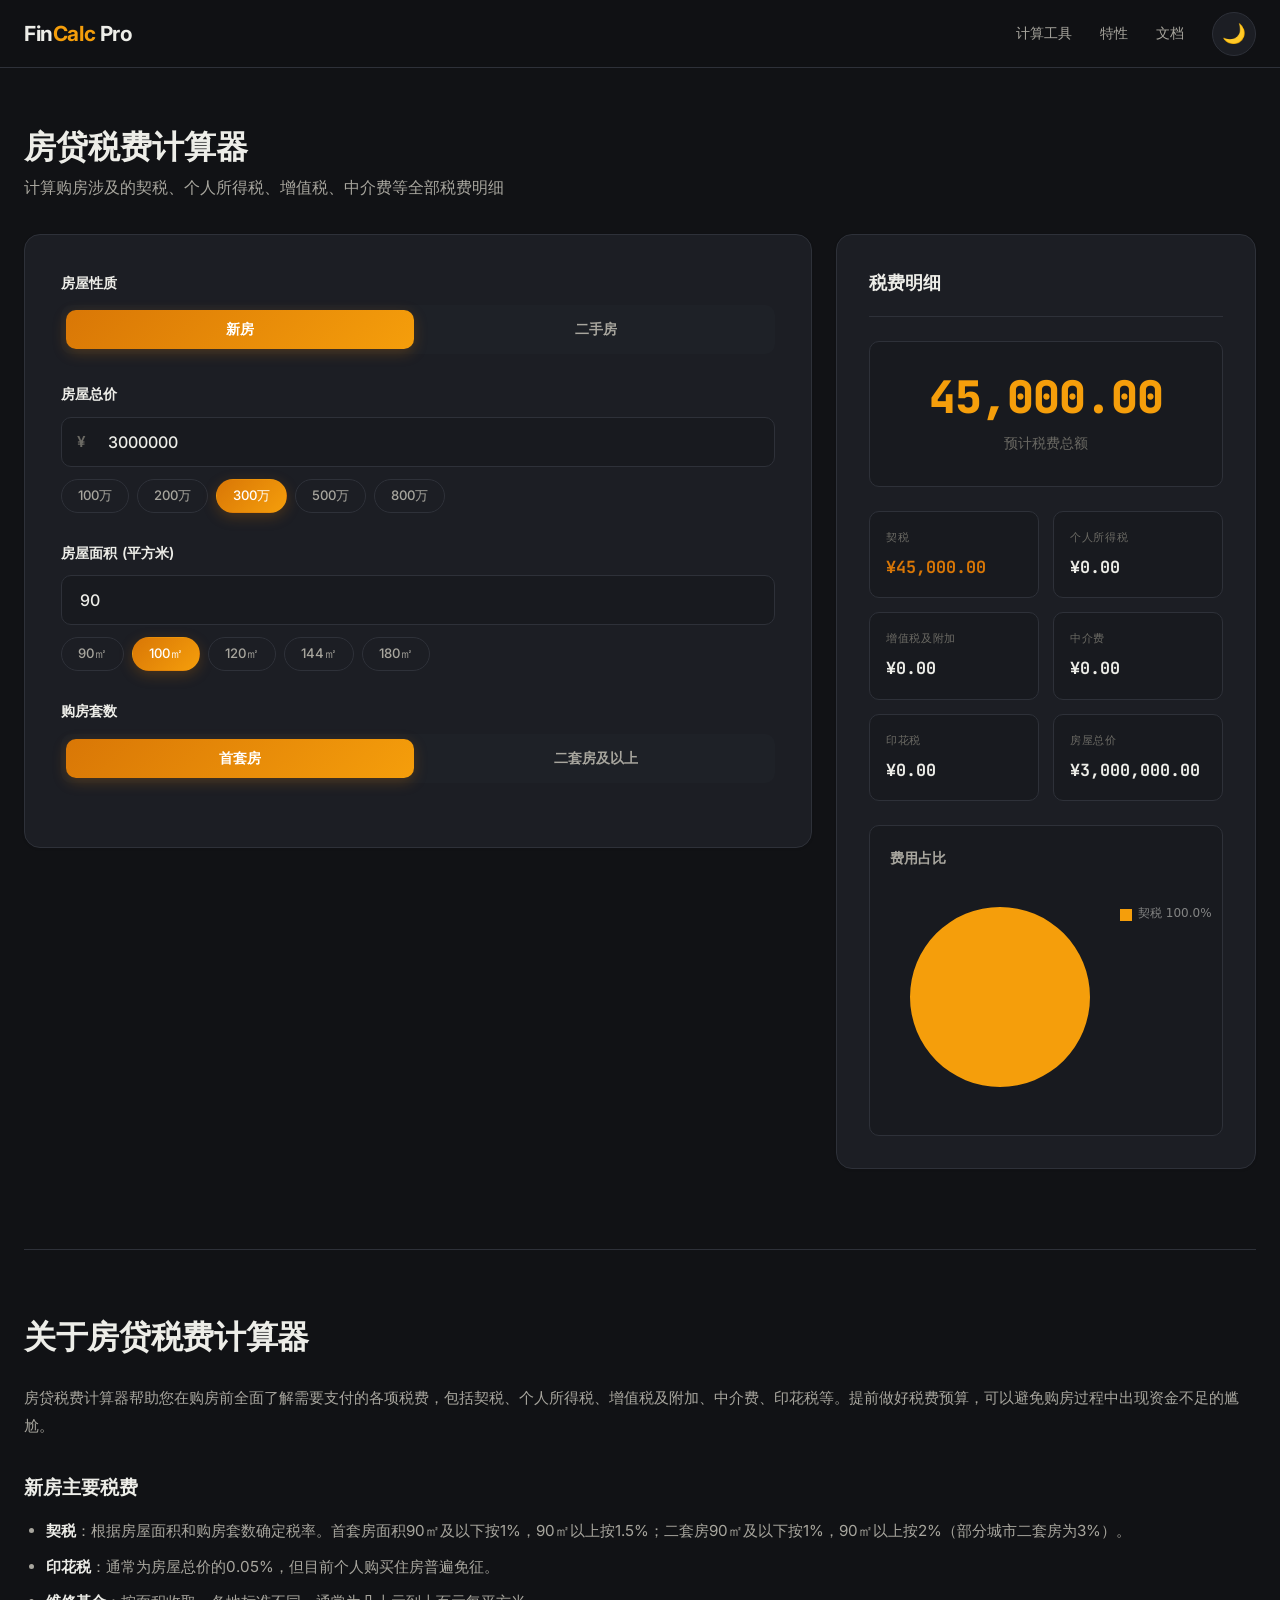
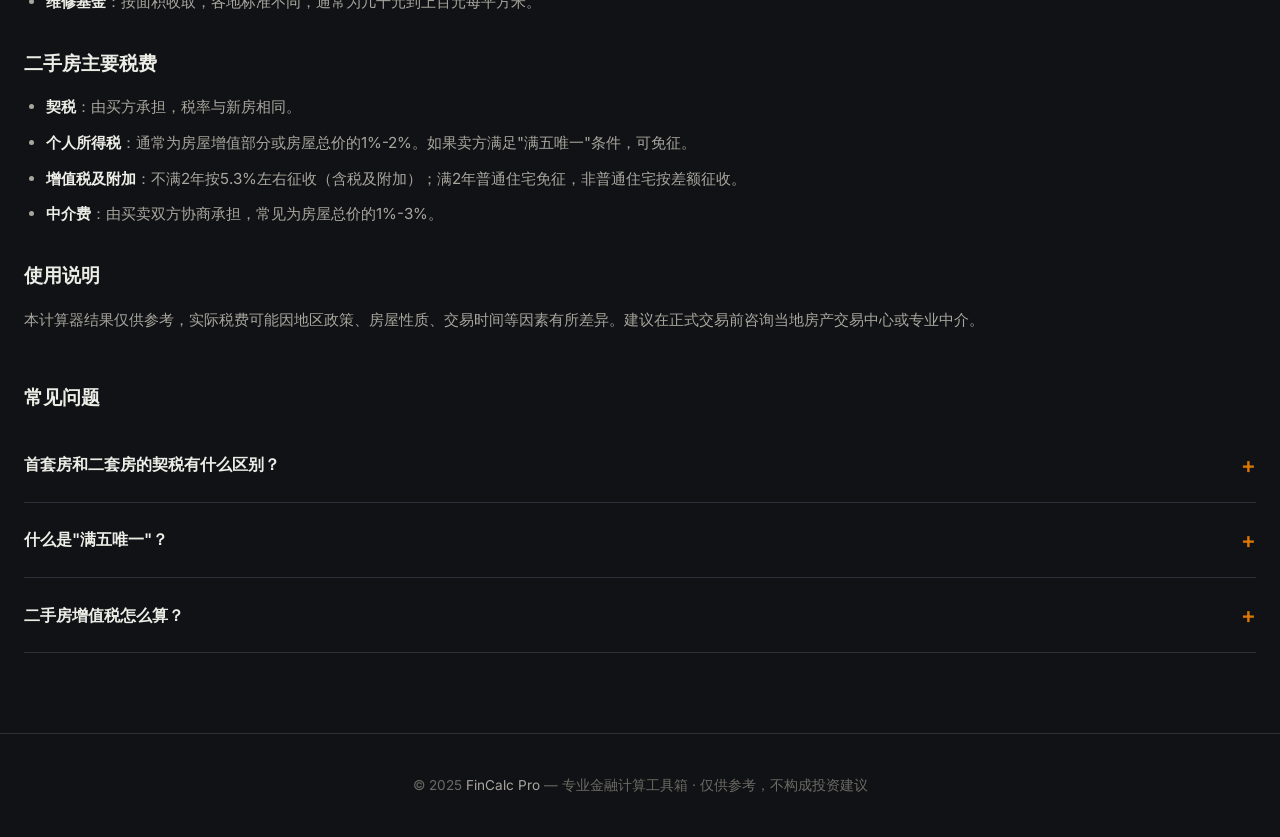
<file: property-tax-calculator.html>
<!DOCTYPE html>
<html lang="zh-CN">
<head>
  <meta charset="UTF-8">
  <meta name="viewport" content="width=device-width, initial-scale=1.0">
  <title>房贷税费计算器 - 购房税费明细计算 | FinCalc Pro</title>
  <meta name="description" content="免费在线房贷税费计算器，计算购房涉及的契税、个人所得税、增值税、中介费、印花税等全部税费明细，帮助您提前做好购房预算规划。">
  <meta name="keywords" content="房贷税费计算器,购房税费,契税计算,个税,增值税,中介费,印花税">
  <meta name="author" content="FinCalc Pro">
  <meta name="robots" content="index, follow">

  <link rel="canonical" href="https://financecalchub.com/property-tax-calculator.html">

  <!-- Open Graph -->
  <meta property="og:type" content="website">
  <meta property="og:url" content="https://financecalchub.com/property-tax-calculator.html">
  <meta property="og:title" content="房贷税费计算器 - 购房税费明细计算">
  <meta property="og:description" content="计算购房涉及的契税、个税、增值税、中介费等全部税费明细。">

  <!-- Favicon -->
  <link rel="icon" type="image/svg+xml" href="data:image/svg+xml,<svg xmlns='http://www.w3.org/2000/svg' viewBox='0 0 100 100'><text y='.9em' font-size='90'>📋</text></svg>">

  <link rel="stylesheet" href="css/style.css">

  <!-- Schema.org -->
  <script type="application/ld+json">
  {
    "@context": "https://schema.org",
    "@type": "WebApplication",
    "name": "房贷税费计算器",
    "description": "计算购房涉及的契税、个人所得税、增值税、中介费等全部税费",
    "url": "https://financecalchub.com/property-tax-calculator.html",
    "applicationCategory": "FinanceApplication",
    "offers": { "@type": "Offer", "price": "0", "priceCurrency": "CNY" }
  }
  </script>
</head>
<body>
  <!-- Header -->
  <header role="banner">
    <div class="header-inner">
      <a href="/" class="logo" aria-label="FinCalc Pro 首页">Fin<span>Calc</span> Pro</a>
      <nav class="nav-links" aria-label="主导航">
        <a href="/#calculators">计算工具</a>
        <a href="/#features">特性</a>
        <a href="#">文档</a>
        <button class="theme-toggle" id="themeToggle" aria-label="切换深色/浅色主题" aria-pressed="false">🌙</button>
      </nav>
      <button class="mobile-menu-btn" id="mobileMenuBtn" aria-label="菜单">
        <svg width="24" height="24" viewBox="0 0 24 24" fill="none" stroke="currentColor" stroke-width="2">
          <line x1="3" y1="12" x2="21" y2="12"></line>
          <line x1="3" y1="6" x2="21" y2="6"></line>
          <line x1="3" y1="18" x2="21" y2="18"></line>
        </svg>
      </button>
    </div>
  </header>

  <!-- Main Content -->
  <main class="calculator-page">
    <div class="container">
      <div class="section-header text-left mb-8">
        <h1>房贷税费计算器</h1>
        <p>计算购房涉及的契税、个人所得税、增值税、中介费等全部税费明细</p>
      </div>

      <div class="calculator-layout">
        <!-- Calculator Form -->
        <div class="calculator-form-section">
          <!-- House Type -->
          <div class="form-group">
            <label class="form-label">房屋性质</label>
            <div class="form-tabs">
              <button class="form-tab active" data-house-type="new">新房</button>
              <button class="form-tab" data-house-type="secondhand">二手房</button>
            </div>
          </div>

          <!-- House Price -->
          <div class="form-group">
            <label class="form-label">房屋总价</label>
            <div class="form-input-wrapper">
              <span class="form-input-currency">¥</span>
              <input type="number" class="form-input" id="housePrice" value="3000000" min="0" step="10000">
            </div>
            <div class="quick-buttons">
              <button class="quick-btn" data-value="1000000">100万</button>
              <button class="quick-btn" data-value="2000000">200万</button>
              <button class="quick-btn active" data-value="3000000">300万</button>
              <button class="quick-btn" data-value="5000000">500万</button>
              <button class="quick-btn" data-value="8000000">800万</button>
            </div>
          </div>

          <!-- Area -->
          <div class="form-group">
            <label class="form-label">房屋面积 (平方米)</label>
            <div class="form-input-wrapper">
              <input type="number" class="form-input" id="houseArea" value="90" min="1" step="1" style="padding-left: 18px;">
            </div>
            <div class="quick-buttons">
              <button class="quick-btn" data-value="90">90㎡</button>
              <button class="quick-btn active" data-value="100">100㎡</button>
              <button class="quick-btn" data-value="120">120㎡</button>
              <button class="quick-btn" data-value="144">144㎡</button>
              <button class="quick-btn" data-value="180">180㎡</button>
            </div>
          </div>

          <!-- First House -->
          <div class="form-group" id="firstHouseGroup">
            <label class="form-label">购房套数</label>
            <div class="form-tabs">
              <button class="form-tab active" data-first-house="true">首套房</button>
              <button class="form-tab" data-first-house="false">二套房及以上</button>
            </div>
          </div>

          <!-- Holding Years (Second-hand only) -->
          <div class="form-group" id="holdingYearsGroup" style="display: none;">
            <label class="form-label">卖方持有年限</label>
            <div class="form-tabs">
              <button class="form-tab active" data-holding="2">不满2年</button>
              <button class="form-tab" data-holding="5">满2年</button>
              <button class="form-tab" data-holding="5only">满五唯一</button>
            </div>
          </div>

          <!-- Agent Fee (Second-hand only) -->
          <div class="form-group" id="agentFeeGroup" style="display: none;">
            <label class="form-label">中介费率</label>
            <div class="form-input-wrapper">
              <input type="number" class="form-input" id="agentFeeRate" value="2.0" min="0" max="10" step="0.1" style="padding-right: 50px; padding-left: 18px;">
              <span class="form-input-suffix">%</span>
            </div>
            <div class="quick-buttons">
              <button class="quick-btn" data-value="1.0">1%</button>
              <button class="quick-btn" data-value="1.5">1.5%</button>
              <button class="quick-btn active" data-value="2.0">2%</button>
              <button class="quick-btn" data-value="2.5">2.5%</button>
              <button class="quick-btn" data-value="3.0">3%</button>
            </div>
          </div>
        </div>

        <!-- Results Section -->
        <div class="calculator-results-section">
          <div class="result-card">
            <div class="result-card-header">
              <h3 class="result-card-title">税费明细</h3>
            </div>

            <div class="result-highlight">
              <div class="result-highlight-value" id="totalTax">45,000.00</div>
              <div class="result-highlight-label">预计税费总额</div>
            </div>

            <div class="result-grid">
              <div class="result-item">
                <div class="result-item-label">契税</div>
                <div class="result-item-value text-primary" id="deedTax">45,000.00</div>
              </div>
              <div class="result-item">
                <div class="result-item-label">个人所得税</div>
                <div class="result-item-value" id="incomeTax">0.00</div>
              </div>
              <div class="result-item">
                <div class="result-item-label">增值税及附加</div>
                <div class="result-item-value" id="vatTax">0.00</div>
              </div>
              <div class="result-item">
                <div class="result-item-label">中介费</div>
                <div class="result-item-value" id="agentFee">0.00</div>
              </div>
              <div class="result-item">
                <div class="result-item-label">印花税</div>
                <div class="result-item-value" id="stampTax">0.00</div>
              </div>
              <div class="result-item">
                <div class="result-item-label">房屋总价</div>
                <div class="result-item-value" id="resultPrice">3,000,000.00</div>
              </div>
            </div>

            <div class="chart-container">
              <div class="chart-title">费用占比</div>
              <canvas id="pieChart" width="340" height="220"></canvas>
            </div>
          </div>

        </div>
      </div>

      <!-- SEO Content -->
      <div class="seo-content">
        <h2>关于房贷税费计算器</h2>
        <p>房贷税费计算器帮助您在购房前全面了解需要支付的各项税费，包括契税、个人所得税、增值税及附加、中介费、印花税等。提前做好税费预算，可以避免购房过程中出现资金不足的尴尬。</p>

        <h3>新房主要税费</h3>
        <ul>
          <li><strong>契税</strong>：根据房屋面积和购房套数确定税率。首套房面积90㎡及以下按1%，90㎡以上按1.5%；二套房90㎡及以下按1%，90㎡以上按2%（部分城市二套房为3%）。</li>
          <li><strong>印花税</strong>：通常为房屋总价的0.05%，但目前个人购买住房普遍免征。</li>
          <li><strong>维修基金</strong>：按面积收取，各地标准不同，通常为几十元到上百元每平方米。</li>
        </ul>

        <h3>二手房主要税费</h3>
        <ul>
          <li><strong>契税</strong>：由买方承担，税率与新房相同。</li>
          <li><strong>个人所得税</strong>：通常为房屋增值部分或房屋总价的1%-2%。如果卖方满足"满五唯一"条件，可免征。</li>
          <li><strong>增值税及附加</strong>：不满2年按5.3%左右征收（含税及附加）；满2年普通住宅免征，非普通住宅按差额征收。</li>
          <li><strong>中介费</strong>：由买卖双方协商承担，常见为房屋总价的1%-3%。</li>
        </ul>

        <h3>使用说明</h3>
        <p>本计算器结果仅供参考，实际税费可能因地区政策、房屋性质、交易时间等因素有所差异。建议在正式交易前咨询当地房产交易中心或专业中介。</p>

        <!-- FAQ Section -->
        <div class="faq-section">
          <h3>常见问题</h3>

          <div class="faq-item">
            <div class="faq-question">首套房和二套房的契税有什么区别？</div>
            <div class="faq-answer">
              首套房90㎡及以下契税税率为1%，90㎡以上为1.5%；二套房90㎡及以下为1%，90㎡以上通常为2%（部分城市为3%）。具体以当地政策为准。
            </div>
          </div>

          <div class="faq-item">
            <div class="faq-question">什么是"满五唯一"？</div>
            <div class="faq-answer">
              "满五唯一"指卖方出售的住房已满五年，且是卖方家庭唯一住房。满足此条件的二手房交易可免征个人所得税。
            </div>
          </div>

          <div class="faq-item">
            <div class="faq-question">二手房增值税怎么算？</div>
            <div class="faq-answer">
              二手房如果不满2年，通常按房屋总价的5.3%左右征收增值税及附加；满2年的普通住宅免征，非普通住宅按差额征收。本计算器按常见政策进行估算。
            </div>
          </div>
        </div>
      </div>
    </div>
  </main>

  <!-- Footer -->
  <footer role="contentinfo">
    <div class="container">
      <p>© 2025 <a href="/">FinCalc Pro</a> — 专业金融计算工具箱 · 仅供参考，不构成投资建议</p>
    </div>
  </footer>

  <script src="js/main.js"></script>
  <script>
    (function() {
      let state = {
        houseType: 'new',
        housePrice: 3000000,
        houseArea: 100,
        isFirstHouse: true,
        holdingYears: '2',
        agentFeeRate: 2.0
      };

      const elements = {
        housePrice: document.getElementById('housePrice'),
        houseArea: document.getElementById('houseArea'),
        agentFeeRate: document.getElementById('agentFeeRate'),
        totalTax: document.getElementById('totalTax'),
        deedTax: document.getElementById('deedTax'),
        incomeTax: document.getElementById('incomeTax'),
        vatTax: document.getElementById('vatTax'),
        agentFee: document.getElementById('agentFee'),
        stampTax: document.getElementById('stampTax'),
        resultPrice: document.getElementById('resultPrice'),
        firstHouseGroup: document.getElementById('firstHouseGroup'),
        holdingYearsGroup: document.getElementById('holdingYearsGroup'),
        agentFeeGroup: document.getElementById('agentFeeGroup')
      };

      function init() {
        bindEvents();
        calculate();
        FinanceCalc.onThemeChange(() => calculate());
      }

      function bindEvents() {
        document.querySelectorAll('.form-tab[data-house-type]').forEach(tab => {
          tab.addEventListener('click', function() {
            document.querySelectorAll('.form-tab[data-house-type]').forEach(t => t.classList.remove('active'));
            this.classList.add('active');
            state.houseType = this.dataset.houseType;
            updateUIVisibility();
            calculate();
          });
        });

        elements.housePrice.addEventListener('input', function() {
          state.housePrice = parseFloat(this.value) || 0;
          calculate();
        });

        elements.houseArea.addEventListener('input', function() {
          state.houseArea = parseFloat(this.value) || 0;
          calculate();
        });

        document.querySelectorAll('.form-tab[data-first-house]').forEach(tab => {
          tab.addEventListener('click', function() {
            document.querySelectorAll('.form-tab[data-first-house]').forEach(t => t.classList.remove('active'));
            this.classList.add('active');
            state.isFirstHouse = this.dataset.firstHouse === 'true';
            calculate();
          });
        });

        document.querySelectorAll('.form-tab[data-holding]').forEach(tab => {
          tab.addEventListener('click', function() {
            document.querySelectorAll('.form-tab[data-holding]').forEach(t => t.classList.remove('active'));
            this.classList.add('active');
            state.holdingYears = this.dataset.holding;
            calculate();
          });
        });

        elements.agentFeeRate.addEventListener('input', function() {
          state.agentFeeRate = parseFloat(this.value) || 0;
          calculate();
        });

        // Quick buttons
        document.querySelectorAll('.form-group:nth-of-type(2) .quick-btn').forEach(btn => {
          btn.addEventListener('click', function() {
            elements.housePrice.value = this.dataset.value;
            state.housePrice = parseFloat(this.dataset.value);
            calculate();
          });
        });

        document.querySelectorAll('.form-group:nth-of-type(3) .quick-btn').forEach(btn => {
          btn.addEventListener('click', function() {
            elements.houseArea.value = this.dataset.value;
            state.houseArea = parseFloat(this.dataset.value);
            calculate();
          });
        });

        document.querySelectorAll('#agentFeeGroup .quick-btn').forEach(btn => {
          btn.addEventListener('click', function() {
            elements.agentFeeRate.value = this.dataset.value;
            state.agentFeeRate = parseFloat(this.dataset.value);
            calculate();
          });
        });
      }

      function updateUIVisibility() {
        if (state.houseType === 'new') {
          elements.holdingYearsGroup.style.display = 'none';
          elements.agentFeeGroup.style.display = 'none';
        } else {
          elements.holdingYearsGroup.style.display = 'block';
          elements.agentFeeGroup.style.display = 'block';
        }
      }

      function calculate() {
        const { houseType, housePrice, houseArea, isFirstHouse, holdingYears, agentFeeRate } = state;

        // Deed tax
        let deedTaxRate = 0;
        if (isFirstHouse) {
          deedTaxRate = houseArea <= 90 ? 0.01 : 0.015;
        } else {
          deedTaxRate = houseArea <= 90 ? 0.01 : 0.02;
        }
        const deedTax = housePrice * deedTaxRate;

        // New house: only deed tax + stamp tax (usually exempt)
        let incomeTax = 0, vatTax = 0, agentFee = 0, stampTax = 0;

        if (houseType === 'secondhand') {
          // Income tax
          if (holdingYears !== '5only') {
            incomeTax = housePrice * 0.01;
          }

          // VAT
          if (holdingYears === '2') {
            vatTax = housePrice * 0.053;
          }

          // Agent fee
          agentFee = housePrice * (agentFeeRate / 100);
        }

        const totalTax = deedTax + incomeTax + vatTax + agentFee + stampTax;

        elements.totalTax.textContent = FinanceCalc.formatCurrency(totalTax).replace('¥', '');
        elements.deedTax.textContent = FinanceCalc.formatCurrency(deedTax);
        elements.incomeTax.textContent = FinanceCalc.formatCurrency(incomeTax);
        elements.vatTax.textContent = FinanceCalc.formatCurrency(vatTax);
        elements.agentFee.textContent = FinanceCalc.formatCurrency(agentFee);
        elements.stampTax.textContent = FinanceCalc.formatCurrency(stampTax);
        elements.resultPrice.textContent = FinanceCalc.formatCurrency(housePrice);

        renderPieChart(deedTax, incomeTax, vatTax, agentFee, stampTax);
      }

      function renderPieChart(deedTax, incomeTax, vatTax, agentFee, stampTax) {
        const canvas = document.getElementById('pieChart');
        if (!canvas) return;

        const colors = FinanceCalc.getChartColors();
        const ctx = canvas.getContext('2d');
        const dpr = window.devicePixelRatio || 1;
        const rect = canvas.getBoundingClientRect();
        canvas.width = rect.width * dpr;
        canvas.height = rect.height * dpr;
        ctx.scale(dpr, dpr);

        const data = [deedTax, incomeTax, vatTax, agentFee, stampTax];
        const labels = ['契税', '个税', '增值税', '中介费', '印花税'];
        const chartColors = [colors.primary, colors.info, colors.warning, colors.success, colors.danger];
        const total = data.reduce((a, b) => a + b, 0);

        ctx.clearRect(0, 0, rect.width, rect.height);

        if (total === 0) {
          ctx.fillStyle = colors.text;
          ctx.font = '14px ' + getComputedStyle(document.documentElement).getPropertyValue('--font-sans');
          ctx.textAlign = 'center';
          ctx.fillText('无税费', rect.width / 2, rect.height / 2);
          return;
        }

        const centerX = rect.width / 2 - 60;
        const centerY = rect.height / 2;
        const radius = Math.min(centerX, centerY) - 20;
        let startAngle = -Math.PI / 2;

        data.forEach((value, i) => {
          if (value <= 0) return;
          const sliceAngle = (value / total) * 2 * Math.PI;
          ctx.beginPath();
          ctx.moveTo(centerX, centerY);
          ctx.arc(centerX, centerY, radius, startAngle, startAngle + sliceAngle);
          ctx.closePath();
          ctx.fillStyle = chartColors[i];
          ctx.fill();
          startAngle += sliceAngle;
        });

        // Legend
        let legendY = 30;
        ctx.textAlign = 'left';
        ctx.font = '12px ' + getComputedStyle(document.documentElement).getPropertyValue('--font-sans');
        data.forEach((value, i) => {
          if (value <= 0) return;
          const x = centerX + radius + 30;
          ctx.fillStyle = chartColors[i];
          ctx.fillRect(x, legendY - 8, 12, 12);
          ctx.fillStyle = colors.text;
          ctx.fillText(labels[i] + ' ' + ((value / total) * 100).toFixed(1) + '%', x + 18, legendY);
          legendY += 22;
        });
      }

      if (document.readyState === 'loading') {
        document.addEventListener('DOMContentLoaded', init);
      } else {
        init();
      }
    })();
  </script>
</body>
</html>
</file>
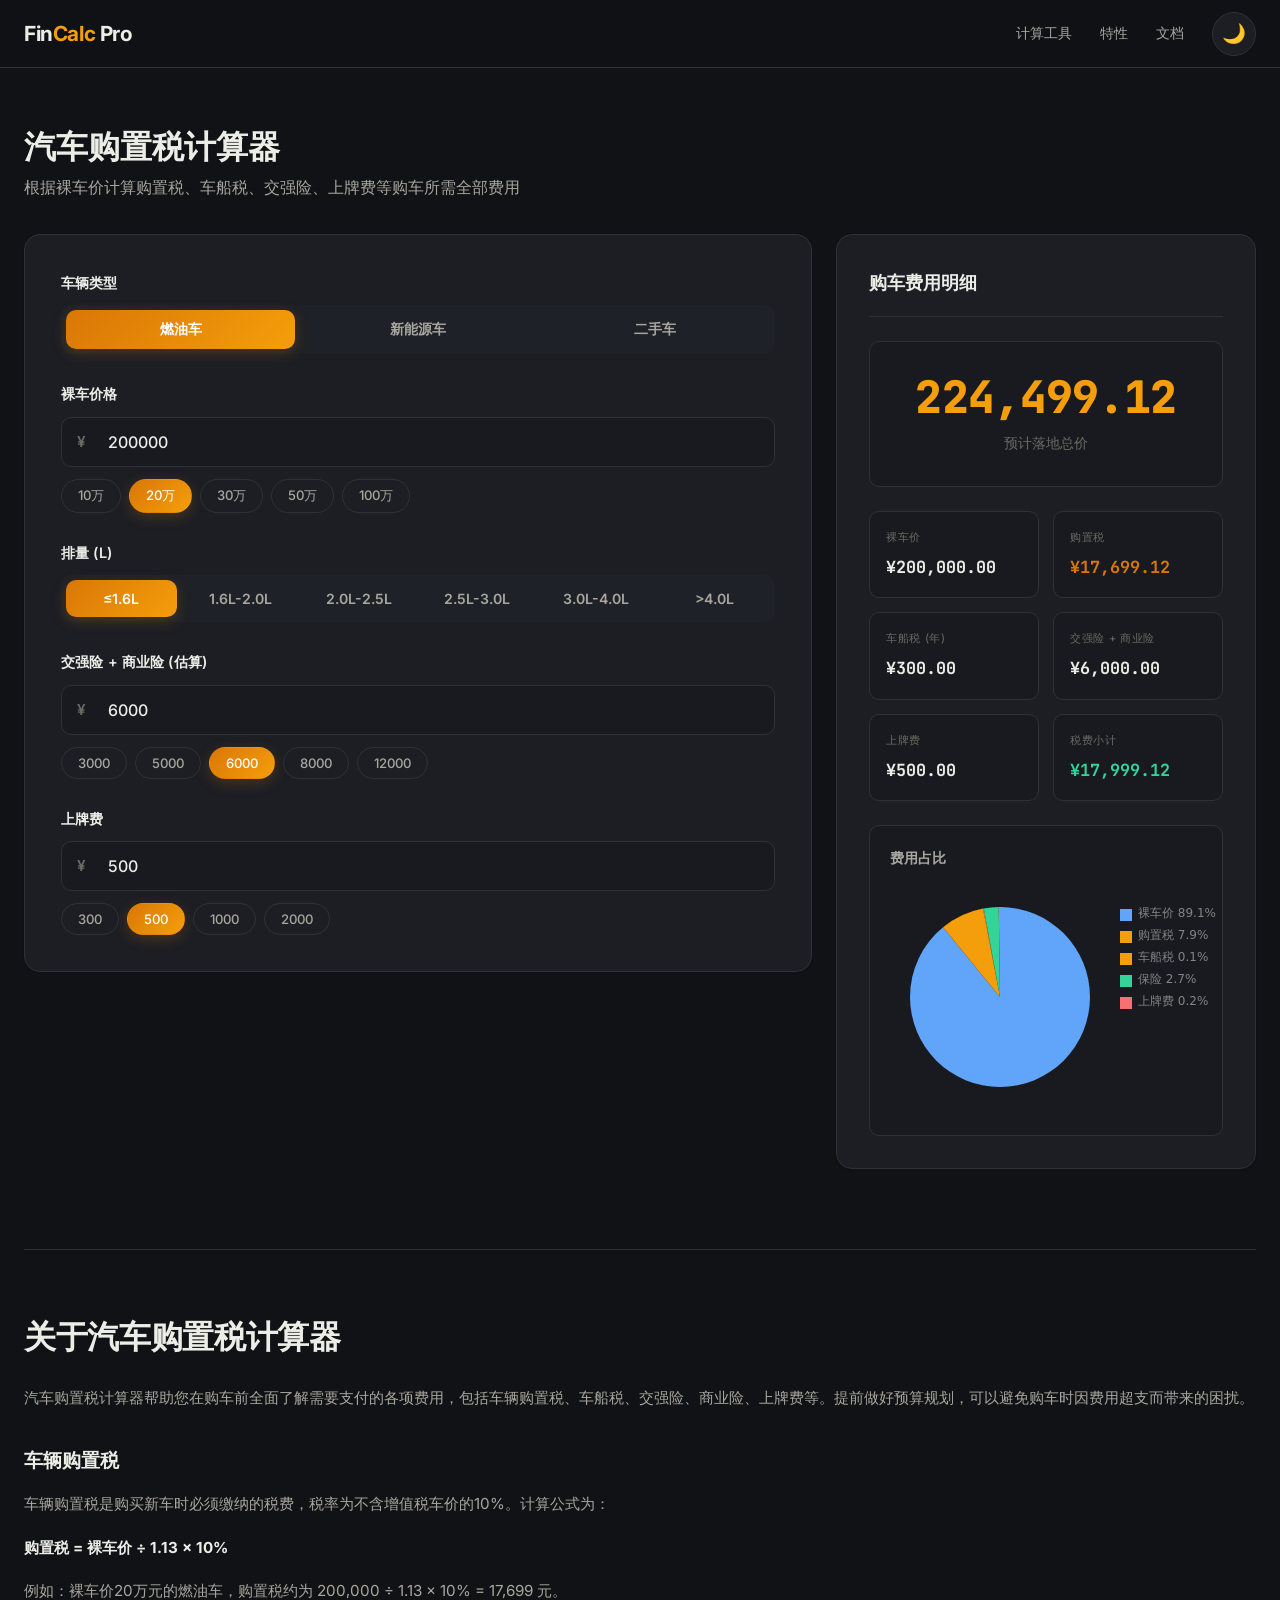
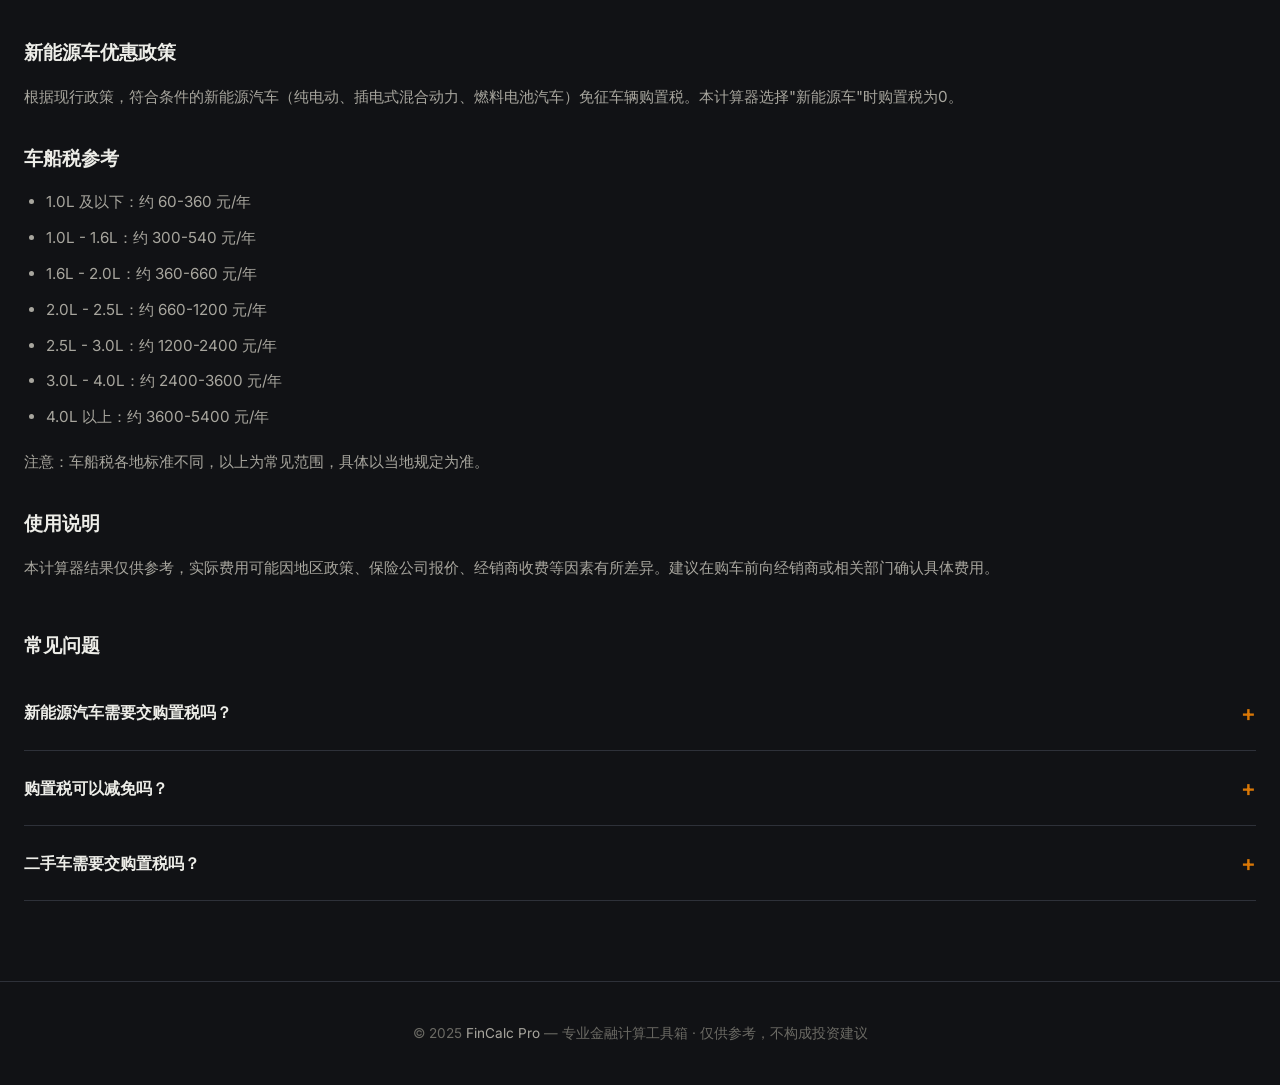
<file: purchase-tax-calculator.html>
<!DOCTYPE html>
<html lang="zh-CN">
<head>
  <meta charset="UTF-8">
  <meta name="viewport" content="width=device-width, initial-scale=1.0">
  <title>汽车购置税计算器 - 购车税费明细计算 | FinCalc Pro</title>
  <meta name="description" content="免费在线汽车购置税计算器，根据裸车价格计算车辆购置税、车船税、交强险、上牌费等购车所需税费，帮助您提前做好购车预算。">
  <meta name="keywords" content="汽车购置税计算器,车辆购置税,车船税,交强险,上牌费,购车税费">
  <meta name="author" content="FinCalc Pro">
  <meta name="robots" content="index, follow">

  <link rel="canonical" href="https://financecalchub.com/purchase-tax-calculator.html">

  <!-- Open Graph -->
  <meta property="og:type" content="website">
  <meta property="og:url" content="https://financecalchub.com/purchase-tax-calculator.html">
  <meta property="og:title" content="汽车购置税计算器 - 购车税费明细计算">
  <meta property="og:description" content="根据裸车价计算购置税、车船税、交强险、上牌费等购车税费明细。">

  <!-- Favicon -->
  <link rel="icon" type="image/svg+xml" href="data:image/svg+xml,<svg xmlns='http://www.w3.org/2000/svg' viewBox='0 0 100 100'><text y='.9em' font-size='90'>🚙</text></svg>">

  <link rel="stylesheet" href="css/style.css">

  <!-- Schema.org -->
  <script type="application/ld+json">
  {
    "@context": "https://schema.org",
    "@type": "WebApplication",
    "name": "汽车购置税计算器",
    "description": "根据裸车价计算购置税、车船税、交强险、上牌费等购车税费",
    "url": "https://financecalchub.com/purchase-tax-calculator.html",
    "applicationCategory": "FinanceApplication",
    "offers": { "@type": "Offer", "price": "0", "priceCurrency": "CNY" }
  }
  </script>
</head>
<body>
  <!-- Header -->
  <header role="banner">
    <div class="header-inner">
      <a href="/" class="logo" aria-label="FinCalc Pro 首页">Fin<span>Calc</span> Pro</a>
      <nav class="nav-links" aria-label="主导航">
        <a href="/#calculators">计算工具</a>
        <a href="/#features">特性</a>
        <a href="#">文档</a>
        <button class="theme-toggle" id="themeToggle" aria-label="切换深色/浅色主题" aria-pressed="false">🌙</button>
      </nav>
      <button class="mobile-menu-btn" id="mobileMenuBtn" aria-label="菜单">
        <svg width="24" height="24" viewBox="0 0 24 24" fill="none" stroke="currentColor" stroke-width="2">
          <line x1="3" y1="12" x2="21" y2="12"></line>
          <line x1="3" y1="6" x2="21" y2="6"></line>
          <line x1="3" y1="18" x2="21" y2="18"></line>
        </svg>
      </button>
    </div>
  </header>

  <!-- Main Content -->
  <main class="calculator-page">
    <div class="container">
      <div class="section-header text-left mb-8">
        <h1>汽车购置税计算器</h1>
        <p>根据裸车价计算购置税、车船税、交强险、上牌费等购车所需全部费用</p>
      </div>

      <div class="calculator-layout">
        <!-- Calculator Form -->
        <div class="calculator-form-section">
          <!-- Vehicle Type -->
          <div class="form-group">
            <label class="form-label">车辆类型</label>
            <div class="form-tabs">
              <button class="form-tab active" data-vehicle-type="fuel">燃油车</button>
              <button class="form-tab" data-vehicle-type="new-energy">新能源车</button>
              <button class="form-tab" data-vehicle-type="used">二手车</button>
            </div>
          </div>

          <!-- Car Price -->
          <div class="form-group">
            <label class="form-label">裸车价格</label>
            <div class="form-input-wrapper">
              <span class="form-input-currency">¥</span>
              <input type="number" class="form-input" id="carPrice" value="200000" min="0" step="1000">
            </div>
            <div class="quick-buttons">
              <button class="quick-btn" data-value="100000">10万</button>
              <button class="quick-btn active" data-value="200000">20万</button>
              <button class="quick-btn" data-value="300000">30万</button>
              <button class="quick-btn" data-value="500000">50万</button>
              <button class="quick-btn" data-value="1000000">100万</button>
            </div>
          </div>

          <!-- Displacement -->
          <div class="form-group" id="displacementGroup">
            <label class="form-label">排量 (L)</label>
            <div class="form-tabs">
              <button class="form-tab active" data-displacement="1.6">≤1.6L</button>
              <button class="form-tab" data-displacement="2.0">1.6L-2.0L</button>
              <button class="form-tab" data-displacement="2.5">2.0L-2.5L</button>
              <button class="form-tab" data-displacement="3.0">2.5L-3.0L</button>
              <button class="form-tab" data-displacement="4.0">3.0L-4.0L</button>
              <button class="form-tab" data-displacement="4.0+">>4.0L</button>
            </div>
          </div>

          <!-- Insurance -->
          <div class="form-group">
            <label class="form-label">交强险 + 商业险 (估算)</label>
            <div class="form-input-wrapper">
              <span class="form-input-currency">¥</span>
              <input type="number" class="form-input" id="insurance" value="6000" min="0" step="100">
            </div>
            <div class="quick-buttons">
              <button class="quick-btn" data-value="3000">3000</button>
              <button class="quick-btn" data-value="5000">5000</button>
              <button class="quick-btn active" data-value="6000">6000</button>
              <button class="quick-btn" data-value="8000">8000</button>
              <button class="quick-btn" data-value="12000">12000</button>
            </div>
          </div>

          <!-- License Fee -->
          <div class="form-group">
            <label class="form-label">上牌费</label>
            <div class="form-input-wrapper">
              <span class="form-input-currency">¥</span>
              <input type="number" class="form-input" id="licenseFee" value="500" min="0" step="100">
            </div>
            <div class="quick-buttons">
              <button class="quick-btn" data-value="300">300</button>
              <button class="quick-btn active" data-value="500">500</button>
              <button class="quick-btn" data-value="1000">1000</button>
              <button class="quick-btn" data-value="2000">2000</button>
            </div>
          </div>
        </div>

        <!-- Results Section -->
        <div class="calculator-results-section">
          <div class="result-card">
            <div class="result-card-header">
              <h3 class="result-card-title">购车费用明细</h3>
            </div>

            <div class="result-highlight">
              <div class="result-highlight-value" id="totalCost">225,500.00</div>
              <div class="result-highlight-label">预计落地总价</div>
            </div>

            <div class="result-grid">
              <div class="result-item">
                <div class="result-item-label">裸车价</div>
                <div class="result-item-value" id="resultCarPrice">200,000.00</div>
              </div>
              <div class="result-item">
                <div class="result-item-label">购置税</div>
                <div class="result-item-value text-primary" id="purchaseTax">17,699.12</div>
              </div>
              <div class="result-item">
                <div class="result-item-label">车船税 (年)</div>
                <div class="result-item-value" id="vehicleTax">420.00</div>
              </div>
              <div class="result-item">
                <div class="result-item-label">交强险 + 商业险</div>
                <div class="result-item-value" id="resultInsurance">6,000.00</div>
              </div>
              <div class="result-item">
                <div class="result-item-label">上牌费</div>
                <div class="result-item-value" id="resultLicenseFee">500.00</div>
              </div>
              <div class="result-item">
                <div class="result-item-label">税费小计</div>
                <div class="result-item-value text-success" id="taxTotal">18,119.12</div>
              </div>
            </div>

            <div class="chart-container">
              <div class="chart-title">费用占比</div>
              <canvas id="pieChart" width="340" height="220"></canvas>
            </div>
          </div>

        </div>
      </div>

      <!-- SEO Content -->
      <div class="seo-content">
        <h2>关于汽车购置税计算器</h2>
        <p>汽车购置税计算器帮助您在购车前全面了解需要支付的各项费用，包括车辆购置税、车船税、交强险、商业险、上牌费等。提前做好预算规划，可以避免购车时因费用超支而带来的困扰。</p>

        <h3>车辆购置税</h3>
        <p>车辆购置税是购买新车时必须缴纳的税费，税率为不含增值税车价的10%。计算公式为：</p>
        <p><strong>购置税 = 裸车价 ÷ 1.13 × 10%</strong></p>
        <p>例如：裸车价20万元的燃油车，购置税约为 200,000 ÷ 1.13 × 10% = 17,699 元。</p>

        <h3>新能源车优惠政策</h3>
        <p>根据现行政策，符合条件的新能源汽车（纯电动、插电式混合动力、燃料电池汽车）免征车辆购置税。本计算器选择"新能源车"时购置税为0。</p>

        <h3>车船税参考</h3>
        <ul>
          <li>1.0L 及以下：约 60-360 元/年</li>
          <li>1.0L - 1.6L：约 300-540 元/年</li>
          <li>1.6L - 2.0L：约 360-660 元/年</li>
          <li>2.0L - 2.5L：约 660-1200 元/年</li>
          <li>2.5L - 3.0L：约 1200-2400 元/年</li>
          <li>3.0L - 4.0L：约 2400-3600 元/年</li>
          <li>4.0L 以上：约 3600-5400 元/年</li>
        </ul>
        <p>注意：车船税各地标准不同，以上为常见范围，具体以当地规定为准。</p>

        <h3>使用说明</h3>
        <p>本计算器结果仅供参考，实际费用可能因地区政策、保险公司报价、经销商收费等因素有所差异。建议在购车前向经销商或相关部门确认具体费用。</p>

        <!-- FAQ Section -->
        <div class="faq-section">
          <h3>常见问题</h3>

          <div class="faq-item">
            <div class="faq-question">新能源汽车需要交购置税吗？</div>
            <div class="faq-answer">
              根据现行政策，符合条件的新能源汽车免征车辆购置税。本计算器选择"新能源车"时购置税为0。
            </div>
          </div>

          <div class="faq-item">
            <div class="faq-question">购置税可以减免吗？</div>
            <div class="faq-answer">
              普通燃油车一般按10%缴纳购置税。在部分促销政策期间，小排量燃油车可能享受购置税减半优惠。新能源汽车则直接免征。
            </div>
          </div>

          <div class="faq-item">
            <div class="faq-question">二手车需要交购置税吗？</div>
            <div class="faq-answer">
              一般情况下，已经缴纳过购置税的二手车不需要再次缴纳购置税。但二手车交易需要办理过户手续，可能涉及过户费、评估费等。
            </div>
          </div>
        </div>
      </div>
    </div>
  </main>

  <!-- Footer -->
  <footer role="contentinfo">
    <div class="container">
      <p>© 2025 <a href="/">FinCalc Pro</a> — 专业金融计算工具箱 · 仅供参考，不构成投资建议</p>
    </div>
  </footer>

  <script src="js/main.js"></script>
  <script>
    (function() {
      let state = {
        vehicleType: 'fuel',
        carPrice: 200000,
        displacement: '1.6',
        insurance: 6000,
        licenseFee: 500
      };

      const displacementTax = {
        '1.6': 300,
        '2.0': 420,
        '2.5': 900,
        '3.0': 1800,
        '4.0': 3000,
        '4.0+': 4500
      };

      const elements = {
        carPrice: document.getElementById('carPrice'),
        insurance: document.getElementById('insurance'),
        licenseFee: document.getElementById('licenseFee'),
        totalCost: document.getElementById('totalCost'),
        resultCarPrice: document.getElementById('resultCarPrice'),
        purchaseTax: document.getElementById('purchaseTax'),
        vehicleTax: document.getElementById('vehicleTax'),
        resultInsurance: document.getElementById('resultInsurance'),
        resultLicenseFee: document.getElementById('resultLicenseFee'),
        taxTotal: document.getElementById('taxTotal'),
        displacementGroup: document.getElementById('displacementGroup')
      };

      function init() {
        bindEvents();
        calculate();
        FinanceCalc.onThemeChange(() => calculate());
      }

      function bindEvents() {
        document.querySelectorAll('.form-tab[data-vehicle-type]').forEach(tab => {
          tab.addEventListener('click', function() {
            document.querySelectorAll('.form-tab[data-vehicle-type]').forEach(t => t.classList.remove('active'));
            this.classList.add('active');
            state.vehicleType = this.dataset.vehicleType;
            updateUIVisibility();
            calculate();
          });
        });

        elements.carPrice.addEventListener('input', function() {
          state.carPrice = parseFloat(this.value) || 0;
          calculate();
        });

        elements.insurance.addEventListener('input', function() {
          state.insurance = parseFloat(this.value) || 0;
          calculate();
        });

        elements.licenseFee.addEventListener('input', function() {
          state.licenseFee = parseFloat(this.value) || 0;
          calculate();
        });

        document.querySelectorAll('.form-tab[data-displacement]').forEach(tab => {
          tab.addEventListener('click', function() {
            document.querySelectorAll('.form-tab[data-displacement]').forEach(t => t.classList.remove('active'));
            this.classList.add('active');
            state.displacement = this.dataset.displacement;
            calculate();
          });
        });

        // Quick buttons
        document.querySelectorAll('.form-group:nth-of-type(2) .quick-btn').forEach(btn => {
          btn.addEventListener('click', function() {
            elements.carPrice.value = this.dataset.value;
            state.carPrice = parseFloat(this.dataset.value);
            calculate();
          });
        });

        document.querySelectorAll('.form-group:nth-of-type(4) .quick-btn').forEach(btn => {
          btn.addEventListener('click', function() {
            elements.insurance.value = this.dataset.value;
            state.insurance = parseFloat(this.dataset.value);
            calculate();
          });
        });

        document.querySelectorAll('.form-group:nth-of-type(5) .quick-btn').forEach(btn => {
          btn.addEventListener('click', function() {
            elements.licenseFee.value = this.dataset.value;
            state.licenseFee = parseFloat(this.dataset.value);
            calculate();
          });
        });
      }

      function updateUIVisibility() {
        if (state.vehicleType === 'new-energy') {
          elements.displacementGroup.style.display = 'none';
        } else {
          elements.displacementGroup.style.display = 'block';
        }
      }

      function calculate() {
        const { vehicleType, carPrice, displacement, insurance, licenseFee } = state;

        let purchaseTax = 0;
        let vehicleTax = 0;

        if (vehicleType === 'fuel' || vehicleType === 'used') {
          purchaseTax = carPrice / 1.13 * 0.10;
          vehicleTax = displacementTax[displacement] || 420;
        }

        const taxTotal = purchaseTax + vehicleTax;
        const totalCost = carPrice + taxTotal + insurance + licenseFee;

        elements.totalCost.textContent = FinanceCalc.formatCurrency(totalCost).replace('¥', '');
        elements.resultCarPrice.textContent = FinanceCalc.formatCurrency(carPrice);
        elements.purchaseTax.textContent = FinanceCalc.formatCurrency(purchaseTax);
        elements.vehicleTax.textContent = FinanceCalc.formatCurrency(vehicleTax);
        elements.resultInsurance.textContent = FinanceCalc.formatCurrency(insurance);
        elements.resultLicenseFee.textContent = FinanceCalc.formatCurrency(licenseFee);
        elements.taxTotal.textContent = FinanceCalc.formatCurrency(taxTotal);

        renderPieChart(carPrice, purchaseTax, vehicleTax, insurance, licenseFee);
      }

      function renderPieChart(carPrice, purchaseTax, vehicleTax, insurance, licenseFee) {
        const canvas = document.getElementById('pieChart');
        if (!canvas) return;

        const colors = FinanceCalc.getChartColors();
        const ctx = canvas.getContext('2d');
        const dpr = window.devicePixelRatio || 1;
        const rect = canvas.getBoundingClientRect();
        canvas.width = rect.width * dpr;
        canvas.height = rect.height * dpr;
        ctx.scale(dpr, dpr);

        const data = [carPrice, purchaseTax, vehicleTax, insurance, licenseFee];
        const labels = ['裸车价', '购置税', '车船税', '保险', '上牌费'];
        const chartColors = [colors.info, colors.primary, colors.warning, colors.success, colors.danger];
        const total = data.reduce((a, b) => a + b, 0);

        ctx.clearRect(0, 0, rect.width, rect.height);

        if (total === 0) return;

        const centerX = rect.width / 2 - 60;
        const centerY = rect.height / 2;
        const radius = Math.min(centerX, centerY) - 20;
        let startAngle = -Math.PI / 2;

        data.forEach((value, i) => {
          if (value <= 0) return;
          const sliceAngle = (value / total) * 2 * Math.PI;
          ctx.beginPath();
          ctx.moveTo(centerX, centerY);
          ctx.arc(centerX, centerY, radius, startAngle, startAngle + sliceAngle);
          ctx.closePath();
          ctx.fillStyle = chartColors[i];
          ctx.fill();
          startAngle += sliceAngle;
        });

        // Legend
        let legendY = 30;
        ctx.textAlign = 'left';
        ctx.font = '12px ' + getComputedStyle(document.documentElement).getPropertyValue('--font-sans');
        data.forEach((value, i) => {
          if (value <= 0) return;
          const x = centerX + radius + 30;
          ctx.fillStyle = chartColors[i];
          ctx.fillRect(x, legendY - 8, 12, 12);
          ctx.fillStyle = colors.text;
          ctx.fillText(labels[i] + ' ' + ((value / total) * 100).toFixed(1) + '%', x + 18, legendY);
          legendY += 22;
        });
      }

      if (document.readyState === 'loading') {
        document.addEventListener('DOMContentLoaded', init);
      } else {
        init();
      }
    })();
  </script>
</body>
</html>
</file>
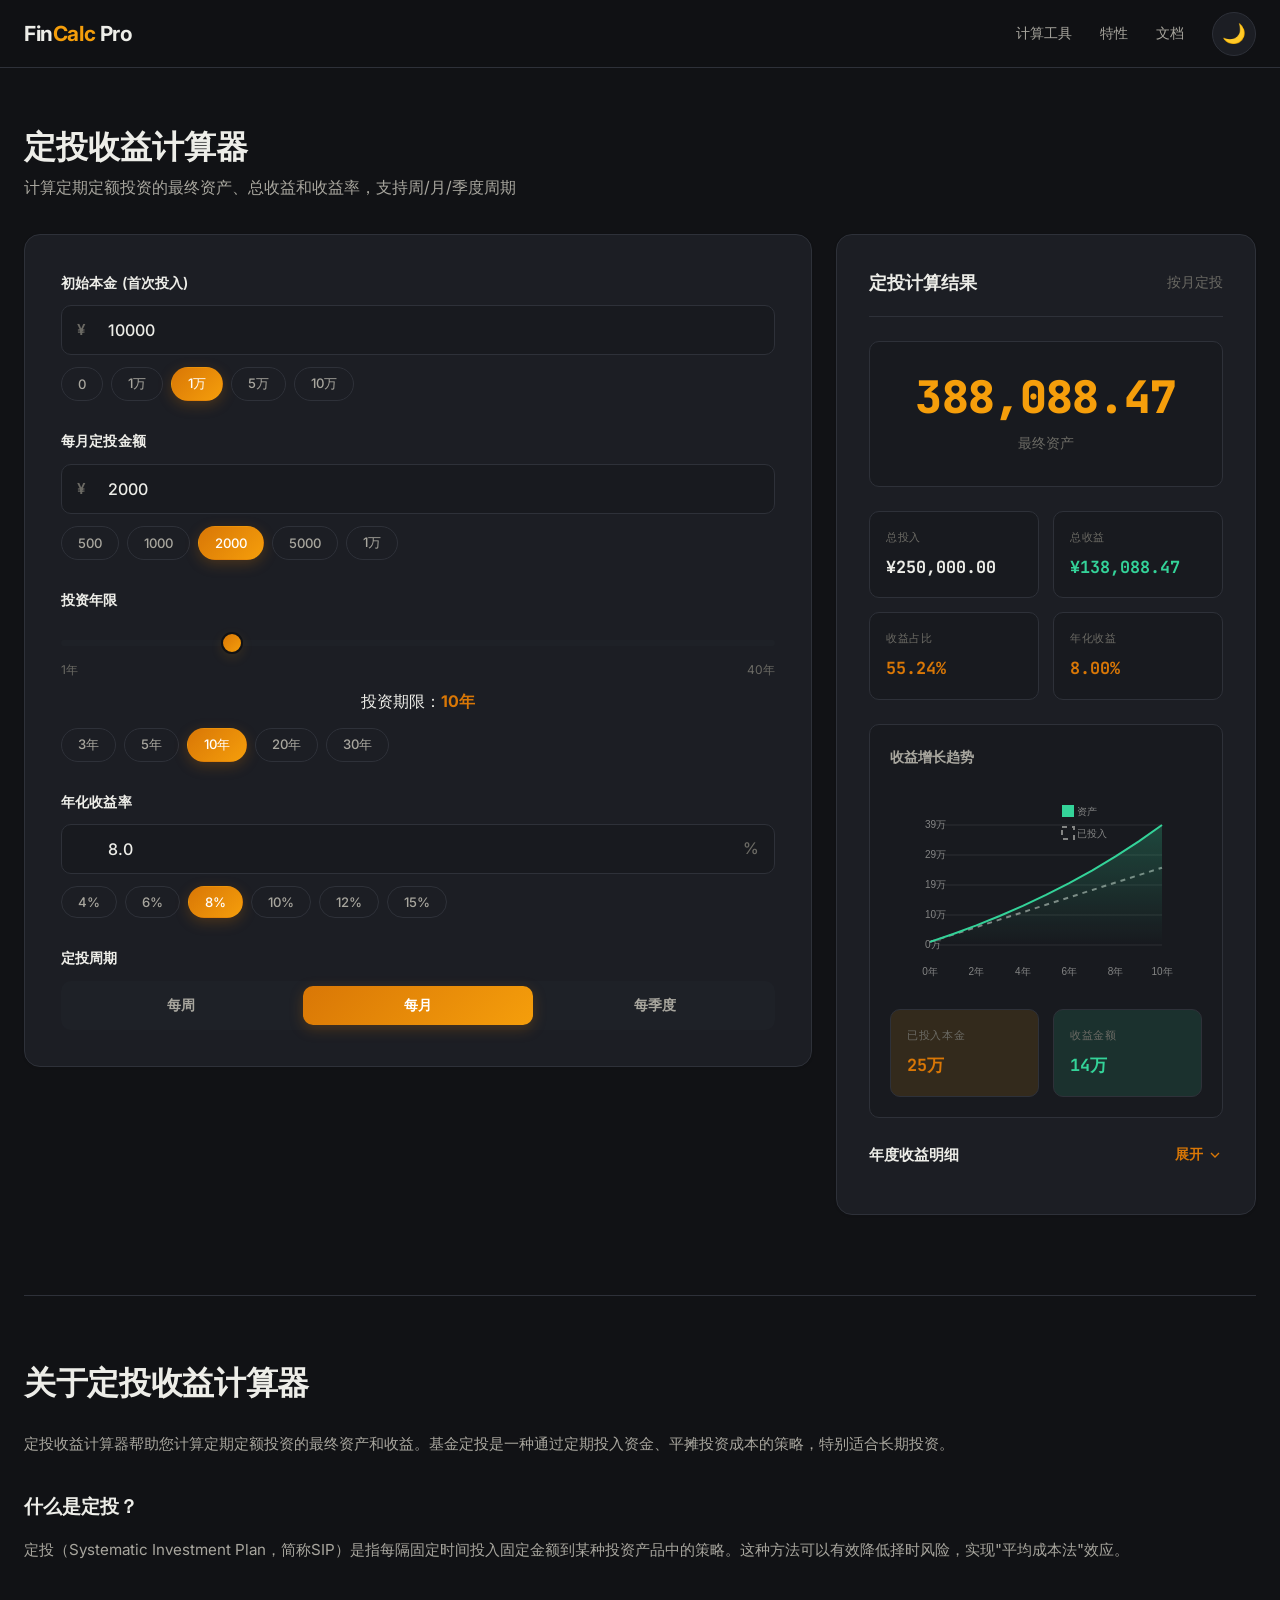
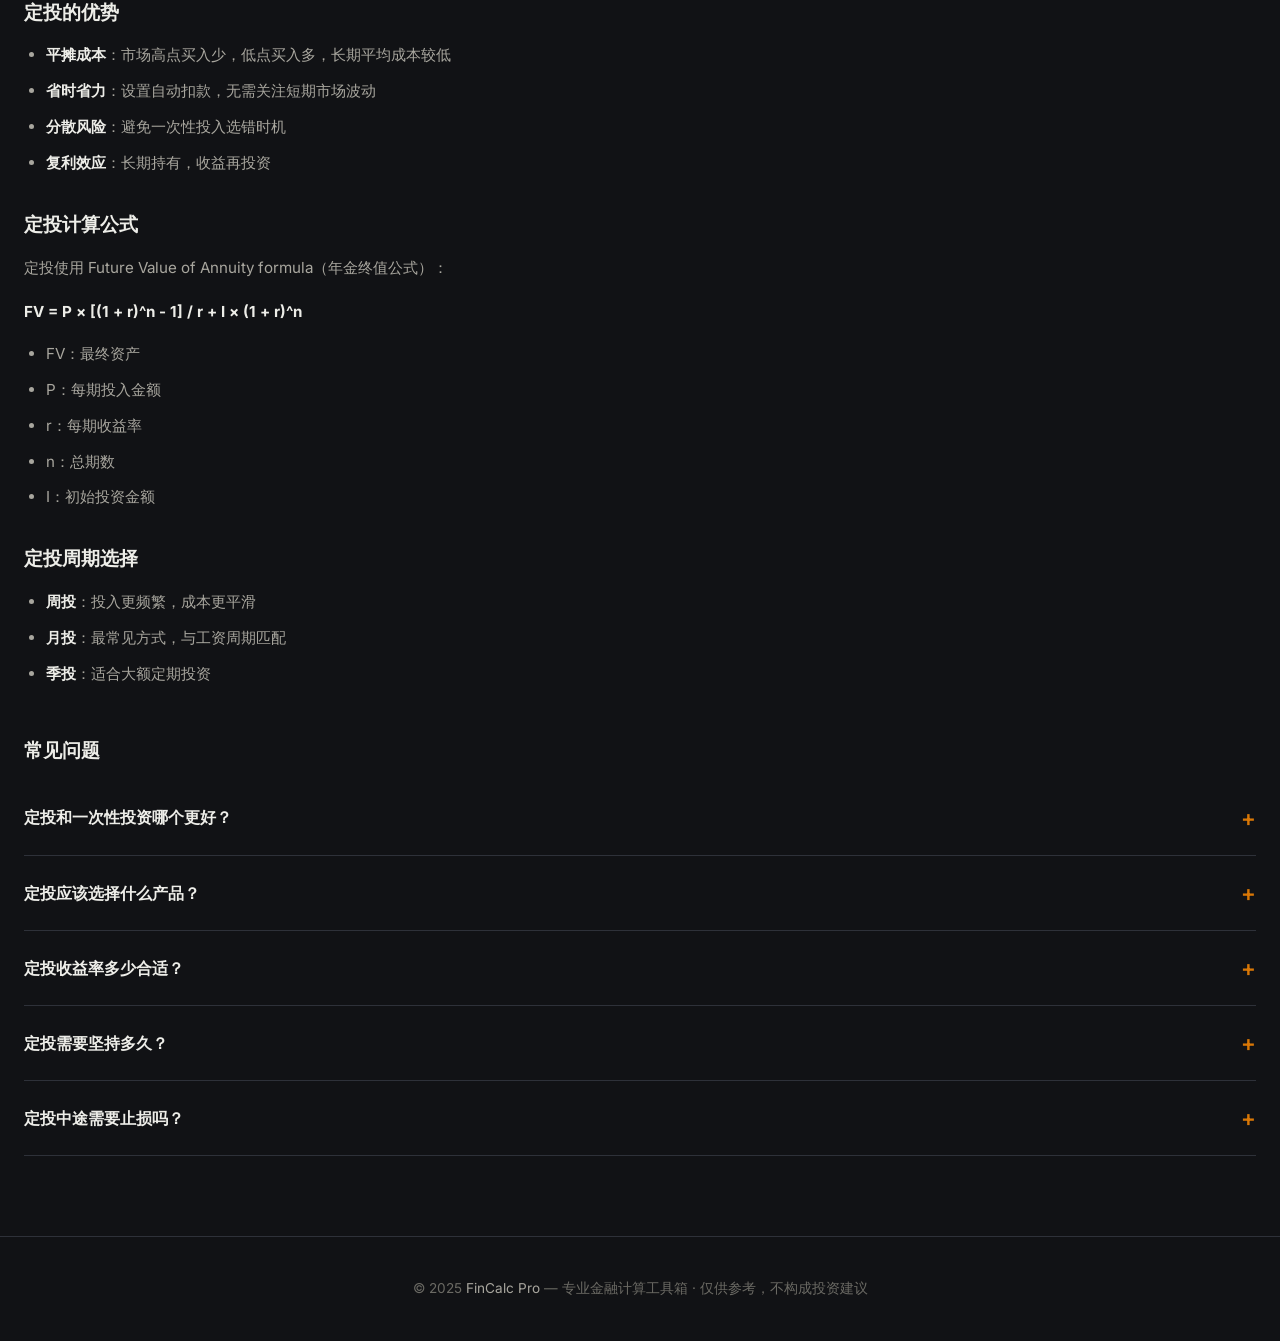
<file: sip-calculator.html>
<!DOCTYPE html>
<html lang="zh-CN">
<head>
  <meta charset="UTF-8">
  <meta name="viewport" content="width=device-width, initial-scale=1.0">
  <title>定投收益计算器 - 基金定投收益计算 | FinCalc Pro</title>
  <meta name="description" content="免费在线定投收益计算器，计算定期定额投资的最终资产、总收益和收益率。支持每周、每月、每季度定投周期，查看收益增长趋势图。">
  <meta name="keywords" content="定投计算器,基金定投,定投收益,定期投资,SIP计算器,平均成本法">
  <meta name="author" content="FinCalc Pro">
  <meta name="robots" content="index, follow">
  
  <link rel="canonical" href="https://financecalchub.com/sip-calculator.html">
  
  <!-- Open Graph -->
  <meta property="og:type" content="website">
  <meta property="og:url" content="https://financecalchub.com/sip-calculator.html">
  <meta property="og:title" content="定投收益计算器">
  <meta property="og:description" content="计算基金定投等定期投资的收益，支持多周期。">
  
  <!-- Favicon -->
  <link rel="icon" type="image/svg+xml" href="data:image/svg+xml,<svg xmlns='http://www.w3.org/2000/svg' viewBox='0 0 100 100'><text y='.9em' font-size='90'>🎯</text></svg>">
  
  <link rel="stylesheet" href="css/style.css">
  
  <!-- Schema.org -->
  <script type="application/ld+json">
  {
    "@context": "https://schema.org",
    "@type": "WebApplication",
    "name": "定投收益计算器",
    "description": "计算定期定额投资的最终资产和收益",
    "url": "https://financecalchub.com/sip-calculator.html",
    "applicationCategory": "FinanceApplication",
    "offers": { "@type": "Offer", "price": "0", "priceCurrency": "CNY" }
  }
  </script>
</head>
<body>
  <!-- Header -->
  <header role="banner">
    <div class="header-inner">
      <a href="/" class="logo" aria-label="FinCalc Pro 首页">Fin<span>Calc</span> Pro</a>
      <nav class="nav-links" aria-label="主导航">
        <a href="/#calculators">计算工具</a>
        <a href="/#features">特性</a>
        <a href="#">文档</a>
        <button class="theme-toggle" id="themeToggle" aria-label="切换深色/浅色主题" aria-pressed="false">🌙</button>
      </nav>
      <button class="mobile-menu-btn" id="mobileMenuBtn" aria-label="菜单">
        <svg width="24" height="24" viewBox="0 0 24 24" fill="none" stroke="currentColor" stroke-width="2">
          <line x1="3" y1="12" x2="21" y2="12"></line>
          <line x1="3" y1="6" x2="21" y2="6"></line>
          <line x1="3" y1="18" x2="21" y2="18"></line>
        </svg>
      </button>
    </div>
  </header>

  <!-- Main Content -->
  <main class="calculator-page">
    <div class="container">
      <div class="section-header text-left mb-8">
        <h1>定投收益计算器</h1>
        <p>计算定期定额投资的最终资产、总收益和收益率，支持周/月/季度周期</p>
      </div>
      
      <div class="calculator-layout">
        <!-- Calculator Form -->
        <div class="calculator-form-section">
          <!-- Initial Investment -->
          <div class="form-group">
            <label class="form-label">初始本金 (首次投入)</label>
            <div class="form-input-wrapper">
              <span class="form-input-currency">¥</span>
              <input type="number" class="form-input" id="initialInvestment" value="10000" min="0" step="1000">
            </div>
            <div class="quick-buttons">
              <button class="quick-btn" data-value="0">0</button>
              <button class="quick-btn" data-value="10000">1万</button>
              <button class="quick-btn active" data-value="10000">1万</button>
              <button class="quick-btn" data-value="50000">5万</button>
              <button class="quick-btn" data-value="100000">10万</button>
            </div>
          </div>

          <!-- Monthly Investment -->
          <div class="form-group">
            <label class="form-label">每月定投金额</label>
            <div class="form-input-wrapper">
              <span class="form-input-currency">¥</span>
              <input type="number" class="form-input" id="monthlyInvestment" value="2000" min="0" step="100">
            </div>
            <div class="quick-buttons">
              <button class="quick-btn" data-value="500">500</button>
              <button class="quick-btn" data-value="1000">1000</button>
              <button class="quick-btn active" data-value="2000">2000</button>
              <button class="quick-btn" data-value="5000">5000</button>
              <button class="quick-btn" data-value="10000">1万</button>
            </div>
          </div>

          <!-- Investment Period -->
          <div class="form-group">
            <label class="form-label">投资年限</label>
            <input type="range" class="form-range" id="investmentYears" min="1" max="40" value="10" step="1">
            <div class="range-value">
              <span>1年</span>
              <span>40年</span>
            </div>
            <p class="text-center mt-2">投资期限：<span id="yearsDisplay" class="font-bold text-primary">10年</span></p>
            <div class="quick-buttons">
              <button class="quick-btn" data-value="3">3年</button>
              <button class="quick-btn" data-value="5">5年</button>
              <button class="quick-btn active" data-value="10">10年</button>
              <button class="quick-btn" data-value="20">20年</button>
              <button class="quick-btn" data-value="30">30年</button>
            </div>
          </div>

          <!-- Expected Annual Return -->
          <div class="form-group">
            <label class="form-label">年化收益率</label>
            <div class="form-input-wrapper">
              <input type="number" class="form-input" id="annualReturn" value="8.0" min="0" max="50" step="0.1" style="padding-right: 50px;">
              <span class="form-input-suffix">%</span>
            </div>
            <div class="quick-buttons">
              <button class="quick-btn" data-value="4">4%</button>
              <button class="quick-btn" data-value="6">6%</button>
              <button class="quick-btn active" data-value="8">8%</button>
              <button class="quick-btn" data-value="10">10%</button>
              <button class="quick-btn" data-value="12">12%</button>
              <button class="quick-btn" data-value="15">15%</button>
            </div>
          </div>

          <!-- SIP Frequency -->
          <div class="form-group">
            <label class="form-label">定投周期</label>
            <div class="form-tabs">
              <button class="form-tab" data-frequency="4">每周</button>
              <button class="form-tab active" data-frequency="1">每月</button>
              <button class="form-tab" data-frequency="0.25">每季度</button>
            </div>
          </div>
        </div>

        <!-- Results Section -->
        <div class="calculator-results-section">
          <div class="result-card">
            <div class="result-card-header">
              <h3 class="result-card-title">定投计算结果</h3>
              <span id="resultFrequency" class="text-muted text-sm">按月定投</span>
            </div>
            
            <!-- Main Result -->
            <div class="result-highlight">
              <div class="result-highlight-value" id="finalAsset">397,268.91</div>
              <div class="result-highlight-label">最终资产</div>
            </div>
            
            <div class="result-grid">
              <div class="result-item">
                <div class="result-item-label">总投入</div>
                <div class="result-item-value" id="resultTotalInvested">250,000.00</div>
              </div>
              <div class="result-item">
                <div class="result-item-label">总收益</div>
                <div class="result-item-value text-success" id="resultTotalReturn">147,268.91</div>
              </div>
              <div class="result-item">
                <div class="result-item-label">收益占比</div>
                <div class="result-item-value text-primary" id="resultReturnPercent">58.91%</div>
              </div>
              <div class="result-item">
                <div class="result-item-label">年化收益</div>
                <div class="result-item-value text-primary" id="resultActualReturn">8.00%</div>
              </div>
            </div>
            
            <!-- Growth Chart -->
            <div class="chart-container">
              <div class="chart-title">收益增长趋势</div>
              <canvas id="lineChart" width="400" height="200" style="max-width: 100%;"></canvas>
              <div class="result-grid mt-4">
                <div class="result-item" style="background: var(--color-primary-subtle);">
                  <div class="result-item-label">已投入本金</div>
                  <div class="result-item-value text-primary" id="chartInvested">250,000</div>
                </div>
                <div class="result-item" style="background: var(--color-success-subtle);">
                  <div class="result-item-label">收益金额</div>
                  <div class="result-item-value text-success" id="chartReturn">147,269</div>
                </div>
              </div>
            </div>
            
            <!-- Breakdown Table -->
            <div class="result-breakdown">
              <div class="result-breakdown-title">
                <span>年度收益明细</span>
                <button class="toggle-btn" id="toggleBreakdown">
                  展开
                  <svg width="16" height="16" viewBox="0 0 24 24" fill="none" stroke="currentColor" stroke-width="2">
                    <polyline points="6,9 12,15 18,9"></polyline>
                  </svg>
                </button>
              </div>
              <div id="breakdownContent" class="hidden">
                <table class="result-table">
                  <thead>
                    <tr>
                      <th>年份</th>
                      <th>年初资产</th>
                      <th>全年投入</th>
                      <th>收益</th>
                      <th>年末资产</th>
                    </tr>
                  </thead>
                  <tbody id="breakdownTableBody">
                  </tbody>
                </table>
              </div>
            </div>
          </div>
          
        </div>
      </div>

      <!-- SEO Content -->
      <div class="seo-content">
        <h2>关于定投收益计算器</h2>
        <p>定投收益计算器帮助您计算定期定额投资的最终资产和收益。基金定投是一种通过定期投入资金、平摊投资成本的策略，特别适合长期投资。</p>
        
        <h3>什么是定投？</h3>
        <p>定投（Systematic Investment Plan，简称SIP）是指每隔固定时间投入固定金额到某种投资产品中的策略。这种方法可以有效降低择时风险，实现"平均成本法"效应。</p>
        
        <h3>定投的优势</h3>
        <ul>
          <li><strong>平摊成本</strong>：市场高点买入少，低点买入多，长期平均成本较低</li>
          <li><strong>省时省力</strong>：设置自动扣款，无需关注短期市场波动</li>
          <li><strong>分散风险</strong>：避免一次性投入选错时机</li>
          <li><strong>复利效应</strong>：长期持有，收益再投资</li>
        </ul>
        
        <h3>定投计算公式</h3>
        <p>定投使用 Future Value of Annuity formula（年金终值公式）：</p>
        <p><strong>FV = P × [(1 + r)^n - 1] / r + I × (1 + r)^n</strong></p>
        <ul>
          <li>FV：最终资产</li>
          <li>P：每期投入金额</li>
          <li>r：每期收益率</li>
          <li>n：总期数</li>
          <li>I：初始投资金额</li>
        </ul>
        
        <h3>定投周期选择</h3>
        <ul>
          <li><strong>周投</strong>：投入更频繁，成本更平滑</li>
          <li><strong>月投</strong>：最常见方式，与工资周期匹配</li>
          <li><strong>季投</strong>：适合大额定期投资</li>
        </ul>
        
        <!-- FAQ Section -->
        <div class="faq-section">
          <h3>常见问题</h3>
          
          <div class="faq-item">
            <div class="faq-question">定投和一次性投资哪个更好？</div>
            <div class="faq-answer">
              两种方式各有优势。一次性投资在市场低点时收益更高，但风险也更大。定投通过分批投入降低择时风险，适合大多数普通投资者。建议有稳定收入的投资者采用定投方式。
            </div>
          </div>
          
          <div class="faq-item">
            <div class="faq-question">定投应该选择什么产品？</div>
            <div class="faq-answer">
              常见的定投产品包括：指数基金（如沪深300、标普500）、股票型基金、混合型基金等。建议选择费率低、跟踪误差小的指数基金，适合长期定投。
            </div>
          </div>
          
          <div class="faq-item">
            <div class="faq-question">定投收益率多少合适？</div>
            <div class="faq-answer">
              长期来看，股票型基金的历史年化收益率大约在8%-12%。指数基金如沪深300长期年化约8%-10%。债券基金约4%-6%。建议根据风险承受能力选择合适的投资品种。
            </div>
          </div>
          
          <div class="faq-item">
            <div class="faq-question">定投需要坚持多久？</div>
            <div class="faq-answer">
              定投需要长期坚持才能发挥效果。一般来说，至少坚持3-5年才能看到明显效果。股市周期性波动，通常一个完整牛熊周期约5-7年。建议用闲置资金进行定投。
            </div>
          </div>
          
          <div class="faq-item">
            <div class="faq-question">定投中途需要止损吗？</div>
            <div class="faq-answer">
              定投的核心是坚持定投、平摊成本。短期亏损反而是积累筹码的机会，不建议止损。但如果投资逻辑发生根本变化（如基金清盘），可以考虑退出。
            </div>
          </div>
        </div>
      </div>
    </div>
  </main>

  <!-- Footer -->
  <footer role="contentinfo">
    <div class="container">
      <p>© 2025 <a href="/">FinCalc Pro</a> — 专业金融计算工具箱 · 仅供参考，不构成投资建议</p>
    </div>
  </footer>

  <script src="js/main.js"></script>
  <script>
    (function() {
      // State
      let state = {
        initialInvestment: 10000,
        monthlyInvestment: 2000,
        investmentYears: 10,
        annualReturn: 8.0,
        frequency: 1  // 1 = monthly, 4 = weekly, 0.25 = quarterly
      };
      
      const frequencyLabels = {
        4: '按周定投',
        1: '按月定投',
        0.25: '按季度定投'
      };
      
      const frequencyTexts = {
        4: { singular: '周', plural: '周' },
        1: { singular: '月', plural: '月' },
        0.25: { singular: '季度', plural: '季度' }
      };
      
      // DOM Elements
      const elements = {
        initialInvestment: document.getElementById('initialInvestment'),
        monthlyInvestment: document.getElementById('monthlyInvestment'),
        investmentYears: document.getElementById('investmentYears'),
        yearsDisplay: document.getElementById('yearsDisplay'),
        annualReturn: document.getElementById('annualReturn'),
        resultFrequency: document.getElementById('resultFrequency'),
        finalAsset: document.getElementById('finalAsset'),
        resultTotalInvested: document.getElementById('resultTotalInvested'),
        resultTotalReturn: document.getElementById('resultTotalReturn'),
        resultReturnPercent: document.getElementById('resultReturnPercent'),
        resultActualReturn: document.getElementById('resultActualReturn'),
        chartInvested: document.getElementById('chartInvested'),
        chartReturn: document.getElementById('chartReturn'),
        breakdownTableBody: document.getElementById('breakdownTableBody'),
        toggleBreakdown: document.getElementById('toggleBreakdown'),
        breakdownContent: document.getElementById('breakdownContent')
      };
      
      function init() {
        bindEvents();
        calculate();
        FinanceCalc.onThemeChange(() => calculate());
      }
      
      function bindEvents() {
        elements.initialInvestment.addEventListener('input', function() {
          state.initialInvestment = parseFloat(this.value) || 0;
          calculate();
        });
        
        elements.monthlyInvestment.addEventListener('input', function() {
          state.monthlyInvestment = parseFloat(this.value) || 0;
          calculate();
        });
        
        elements.investmentYears.addEventListener('input', function() {
          state.investmentYears = parseInt(this.value) || 1;
          elements.yearsDisplay.textContent = state.investmentYears + '年';
          calculate();
        });
        
        elements.annualReturn.addEventListener('input', function() {
          state.annualReturn = parseFloat(this.value) || 0;
          calculate();
        });
        
        // Frequency tabs
        document.querySelectorAll('.form-tab[data-frequency]').forEach(tab => {
          tab.addEventListener('click', function() {
            document.querySelectorAll('.form-tab[data-frequency]').forEach(t => t.classList.remove('active'));
            this.classList.add('active');
            state.frequency = parseFloat(this.dataset.frequency);
            elements.resultFrequency.textContent = frequencyLabels[state.frequency];
            calculate();
          });
        });
        
        // Quick buttons for initial investment
        document.querySelectorAll('.form-group:nth-of-type(1) .quick-btn').forEach(btn => {
          btn.addEventListener('click', function() {
            elements.initialInvestment.value = this.dataset.value;
            state.initialInvestment = parseFloat(this.dataset.value);
            calculate();
          });
        });
        
        // Quick buttons for monthly investment
        document.querySelectorAll('.form-group:nth-of-type(2) .quick-btn').forEach(btn => {
          btn.addEventListener('click', function() {
            elements.monthlyInvestment.value = this.dataset.value;
            state.monthlyInvestment = parseFloat(this.dataset.value);
            calculate();
          });
        });
        
        // Quick buttons for years
        document.querySelectorAll('.form-group:nth-of-type(3) .quick-btn').forEach(btn => {
          btn.addEventListener('click', function() {
            elements.investmentYears.value = this.dataset.value;
            state.investmentYears = parseInt(this.dataset.value);
            elements.yearsDisplay.textContent = state.investmentYears + '年';
            calculate();
          });
        });
        
        // Quick buttons for return rate
        document.querySelectorAll('.form-group:nth-of-type(4) .quick-btn').forEach(btn => {
          btn.addEventListener('click', function() {
            elements.annualReturn.value = this.dataset.value;
            state.annualReturn = parseFloat(this.dataset.value);
            calculate();
          });
        });
        
        // Toggle breakdown
        elements.toggleBreakdown.addEventListener('click', function() {
          const isHidden = elements.breakdownContent.classList.contains('hidden');
          elements.breakdownContent.classList.toggle('hidden');
          this.innerHTML = isHidden ? 
            '收起 <svg width="16" height="16" viewBox="0 0 24 24" fill="none" stroke="currentColor" stroke-width="2"><polyline points="18,15 12,9 6,15"></polyline></svg>' :
            '展开 <svg width="16" height="16" viewBox="0 0 24 24" fill="none" stroke="currentColor" stroke-width="2"><polyline points="6,9 12,15 18,9"></polyline></svg>';
        });
      }
      
      function calculate() {
        const { initialInvestment, monthlyInvestment, investmentYears, annualReturn, frequency } = state;
        
        // Calculate total periods based on frequency
        // If monthly (frequency=1), periodsPerYear = 12
        // If weekly (frequency=4), periodsPerYear = 52
        // If quarterly (frequency=0.25), periodsPerYear = 4
        const periodsPerYear = frequency === 1 ? 12 : (frequency === 4 ? 52 : 4);
        const periodRate = (annualReturn / 100) / periodsPerYear;
        const totalPeriods = Math.round(periodsPerYear * investmentYears);
        
        // Calculate future value of annuity (regular payments)
        // FV = P * [(1 + r)^n - 1] / r
        let sipFutureValue = 0;
        if (periodRate > 0) {
          sipFutureValue = monthlyInvestment * ((Math.pow(1 + periodRate, totalPeriods) - 1) / periodRate);
        } else {
          sipFutureValue = monthlyInvestment * totalPeriods;
        }
        
        // Calculate initial investment growth
        const initialFutureValue = initialInvestment * Math.pow(1 + periodRate, totalPeriods);
        
        // Total final asset
        const finalAsset = initialFutureValue + sipFutureValue;
        
        // Total invested
        const totalInvested = initialInvestment + (monthlyInvestment * totalPeriods);
        
        // Total return
        const totalReturn = finalAsset - totalInvested;
        
        // Return percentage
        const returnPercent = (totalReturn / totalInvested) * 100;
        
        // Update UI
        elements.finalAsset.textContent = FinanceCalc.formatCurrency(finalAsset).replace('¥', '');
        elements.resultTotalInvested.textContent = FinanceCalc.formatCurrency(totalInvested);
        elements.resultTotalReturn.textContent = FinanceCalc.formatCurrency(totalReturn);
        elements.resultReturnPercent.textContent = returnPercent.toFixed(2) + '%';
        elements.resultActualReturn.textContent = annualReturn.toFixed(2) + '%';
        
        elements.chartInvested.textContent = FinanceCalc.formatNumber(totalInvested / 10000, 0) + '万';
        elements.chartReturn.textContent = FinanceCalc.formatNumber(totalReturn / 10000, 0) + '万';
        
        // Generate yearly breakdown
        generateYearlyBreakdown(initialInvestment, monthlyInvestment, annualReturn, periodsPerYear, investmentYears);
        
        // Render chart
        renderGrowthChart(initialInvestment, monthlyInvestment, annualReturn, periodsPerYear, investmentYears, totalInvested);
      }
      
      function generateYearlyBreakdown(initialInvestment, monthlyInvestment, annualReturn, periodsPerYear, years) {
        const tbody = elements.breakdownTableBody;
        tbody.innerHTML = '';
        
        const periodRate = (annualReturn / 100) / periodsPerYear;
        const contributionsPerYear = monthlyInvestment * periodsPerYear / (12 / (12 / periodsPerYear));
        // For monthly: contributionsPerYear = monthlyInvestment * 12
        // For quarterly: contributionsPerYear = monthlyInvestment * 4
        // For weekly: contributionsPerYear = monthlyInvestment * 52
        
        let currentAsset = initialInvestment;
        const periodsPerYearAdjusted = periodsPerYear;
        
        for (let year = 1; year <= years; year++) {
          const startAsset = currentAsset;
          
          // Calculate asset at end of year
          let yearEndAsset = startAsset;
          for (let p = 0; p < periodsPerYearAdjusted; p++) {
            yearEndAsset = yearEndAsset * (1 + periodRate) + monthlyInvestment;
          }
          
          const yearContribution = periodsPerYearAdjusted === 52 ? monthlyInvestment * 52 : 
                                   (periodsPerYearAdjusted === 12 ? monthlyInvestment * 12 : monthlyInvestment * 4);
          const yearReturn = yearEndAsset - startAsset - yearContribution;
          
          const tr = document.createElement('tr');
          tr.innerHTML = `
            <td>第${year}年</td>
            <td>${FinanceCalc.formatCurrency(startAsset)}</td>
            <td>${FinanceCalc.formatCurrency(yearContribution)}</td>
            <td>${FinanceCalc.formatCurrency(yearReturn)}</td>
            <td>${FinanceCalc.formatCurrency(yearEndAsset)}</td>
          `;
          tbody.appendChild(tr);
          
          currentAsset = yearEndAsset;
        }
      }
      
      function renderGrowthChart(initialInvestment, monthlyInvestment, annualReturn, periodsPerYear, years, totalInvested) {
        const canvas = document.getElementById('lineChart');
        if (!canvas) return;

        const colors = FinanceCalc.getChartColors();
        const ctx = canvas.getContext('2d');
        const dpr = window.devicePixelRatio || 1;

        canvas.width = canvas.offsetWidth * dpr;
        canvas.height = canvas.offsetHeight * dpr;
        ctx.scale(dpr, dpr);

        const width = canvas.offsetWidth;
        const height = canvas.offsetHeight;
        const padding = 40;

        const chartWidth = width - padding * 2;
        const chartHeight = height - padding * 2;

        const periodRate = (annualReturn / 100) / periodsPerYear;

        const dataPoints = [{ year: 0, invested: initialInvestment, asset: initialInvestment }];

        let currentAsset = initialInvestment;
        let totalContributed = initialInvestment;

        for (let year = 1; year <= years; year++) {
          for (let p = 0; p < periodsPerYear; p++) {
            currentAsset = currentAsset * (1 + periodRate) + monthlyInvestment;
          }
          totalContributed = initialInvestment + monthlyInvestment * periodsPerYear * year;
          dataPoints.push({ year, invested: totalContributed, asset: currentAsset });
        }

        const maxValue = dataPoints[dataPoints.length - 1].asset;

        ctx.clearRect(0, 0, width, height);

        // Draw grid
        ctx.strokeStyle = colors.grid;
        ctx.lineWidth = 1;
        for (let i = 0; i <= 4; i++) {
          const y = padding + (chartHeight / 4) * i;
          ctx.beginPath();
          ctx.moveTo(padding, y);
          ctx.lineTo(width - padding, y);
          ctx.stroke();

          const value = maxValue - (maxValue / 4) * i;
          ctx.fillStyle = colors.text;
          ctx.font = '10px var(--font-sans)';
          ctx.textAlign = 'left';
          ctx.fillText(FinanceCalc.formatNumber(value / 10000, 0) + '万', padding - 5, y + 3);
        }

        // Draw invested line (dashed)
        ctx.beginPath();
        ctx.setLineDash([5, 5]);
        dataPoints.forEach((point, index) => {
          const x = padding + (index / years) * chartWidth;
          const y = padding + chartHeight - (point.invested / maxValue) * chartHeight;
          if (index === 0) ctx.moveTo(x, y);
          else ctx.lineTo(x, y);
        });
        ctx.strokeStyle = colors.text;
        ctx.lineWidth = 2;
        ctx.stroke();
        ctx.setLineDash([]);

        // Draw asset area
        ctx.beginPath();
        ctx.moveTo(padding, height - padding);
        dataPoints.forEach((point, index) => {
          const x = padding + (index / years) * chartWidth;
          const y = padding + chartHeight - (point.asset / maxValue) * chartHeight;
          ctx.lineTo(x, y);
        });
        ctx.lineTo(padding + chartWidth, height - padding);
        ctx.closePath();

        const gradient = ctx.createLinearGradient(0, padding, 0, height - padding);
        gradient.addColorStop(0, hexToRgba(colors.success, 0.25));
        gradient.addColorStop(1, hexToRgba(colors.success, 0));
        ctx.fillStyle = gradient;
        ctx.fill();

        // Draw asset line
        ctx.beginPath();
        dataPoints.forEach((point, index) => {
          const x = padding + (index / years) * chartWidth;
          const y = padding + chartHeight - (point.asset / maxValue) * chartHeight;
          if (index === 0) ctx.moveTo(x, y);
          else ctx.lineTo(x, y);
        });
        ctx.strokeStyle = colors.success;
        ctx.lineWidth = 2;
        ctx.stroke();

        // Legend
        ctx.fillStyle = colors.success;
        ctx.fillRect(width - padding - 100, padding - 20, 12, 12);
        ctx.fillStyle = colors.text;
        ctx.font = '10px var(--font-sans)';
        ctx.fillText('资产', width - padding - 85, padding - 10);

        ctx.setLineDash([5, 5]);
        ctx.strokeStyle = colors.text;
        ctx.strokeRect(width - padding - 100, padding + 2, 12, 12);
        ctx.setLineDash([]);
        ctx.fillStyle = colors.text;
        ctx.fillText('已投入', width - padding - 85, padding + 12);

        // X-axis labels
        for (let i = 0; i <= years; i += Math.max(1, Math.floor(years / 5))) {
          const x = padding + (i / years) * chartWidth;
          ctx.fillStyle = colors.text;
          ctx.font = '10px var(--font-sans)';
          ctx.textAlign = 'center';
          ctx.fillText(i + '年', x, height - 10);
        }
      }

      // Convert hex color to rgba string
      function hexToRgba(hex, alpha) {
        const r = parseInt(hex.slice(1, 3), 16);
        const g = parseInt(hex.slice(3, 5), 16);
        const b = parseInt(hex.slice(5, 7), 16);
        return `rgba(${r}, ${g}, ${b}, ${alpha})`;
      }
      
      if (document.readyState === 'loading') {
        document.addEventListener('DOMContentLoaded', init);
      } else {
        init();
      }
    })();
  </script>
</body>
</html>
</file>
<file: css/style.css>
/* ============================================
   FinCalc Pro — Deep Slate & Amber Gold Design System
   ============================================ */

@import url('https://fonts.googleapis.com/css2?family=Inter:wght@400;500;600;700;800&family=JetBrains+Mono:wght@400;700&display=swap');

/* ===== Design Tokens ===== */
:root {
  --bg-primary: #111215;
  --bg-secondary: #181a1f;
  --bg-tertiary: #1e2127;
  --bg-card: #1c1e24;
  --bg-card-hover: #242731;
  --border-subtle: #2e3139;
  --border-strong: #40444f;
  --border-accent: #f59e0b;
  --text-primary: #edede8;
  --text-secondary: #a8a69e;
  --text-muted: #6b6a64;
  --accent-start: #d97706;
  --accent-end: #f59e0b;
  --accent-glow: rgba(245,158,11,0.12);
  --accent-glow-heavy: rgba(245,158,11,0.20);
  --category-loan: #f59e0b;
  --category-interest: #34d399;
  --category-invest: #60a5fa;
  --category-tax: #f87171;
  --nav-bg: rgba(17,18,21,0.88);
  --nav-border: #2e3139;
  --hero-gradient: linear-gradient(165deg, #111215 0%, #1a1c23 30%, #111215 70%);
  --callout-bg: #1c1e24;
  --font-sans: 'Inter', 'PingFang SC', 'Noto Sans SC', system-ui, -apple-system, BlinkMacSystemFont, 'Segoe UI', sans-serif;
  --font-mono: 'JetBrains Mono', 'SF Mono', 'Fira Code', monospace;
  --max-width: 1280px;
  --header-height: 68px;
  --radius-sm: 10px;
  --radius-md: 16px;
  --radius-lg: 24px;
  --radius-full: 9999px;
  --success: #34d399;
  --warning: #f59e0b;
  --danger: #f87171;
  --info: #60a5fa;
  --ease-out: cubic-bezier(0.34,1.56,0.64,1);

  /* Chart colors */
  --chart-primary: #f59e0b;
  --chart-secondary: #fbbf24;
  --chart-success: #34d399;
  --chart-warning: #f59e0b;
  --chart-danger: #f87171;
  --chart-info: #60a5fa;
  --chart-grid: rgba(237,237,232,0.10);
  --chart-text: rgba(237,237,232,0.50);
  --chart-bg: var(--bg-card);

  /* Legacy compatibility tokens (used by calculator pages) */
  --color-bg-secondary: var(--bg-secondary);
  --color-bg-tertiary: var(--bg-tertiary);
  --color-bg-card: var(--bg-card);
  --color-primary: var(--accent-start);
  --color-primary-subtle: rgba(245,158,11,0.12);
  --color-danger: var(--danger);
  --color-danger-subtle: rgba(248,113,113,0.12);
  --color-success: var(--success);
  --color-success-subtle: rgba(52,211,153,0.12);
  --color-warning: var(--warning);
  --color-warning-subtle: rgba(245,158,11,0.12);
  --space-3: 12px;
  --space-4: 16px;
  --space-5: 20px;
  --space-6: 24px;
}

/* ===== Light Theme ===== */
.light {
  --bg-primary: #f5f4f0;
  --bg-secondary: #ebeae5;
  --bg-tertiary: #e2e0db;
  --bg-card: #ffffff;
  --bg-card-hover: #f8f7f3;
  --border-subtle: #d6d4ce;
  --border-strong: #b8b5ae;
  --border-accent: #d97706;
  --text-primary: #1c1b18;
  --text-secondary: #5e5c56;
  --text-muted: #9a9790;
  --accent-start: #b45309;
  --accent-end: #d97706;
  --accent-glow: rgba(217,119,6,0.10);
  --accent-glow-heavy: rgba(217,119,6,0.18);
  --nav-bg: rgba(245,244,240,0.88);
  --nav-border: #d6d4ce;
  --hero-gradient: linear-gradient(165deg, #f5f4f0 0%, #ede7dd 40%, #f5f4f0 80%);
  --callout-bg: #ffffff;

  /* Light theme chart colors */
  --chart-grid: rgba(28,27,24,0.08);
  --chart-text: rgba(28,27,24,0.55);
  --chart-bg: #ffffff;
  --color-primary-subtle: rgba(245,158,11,0.08);
  --color-danger-subtle: rgba(248,113,113,0.08);
  --color-success-subtle: rgba(52,211,153,0.08);
  --color-warning-subtle: rgba(245,158,11,0.08);
}

/* ===== Reset ===== */
*,*::before,*::after{box-sizing:border-box;margin:0;padding:0}
html{scroll-behavior:smooth;font-size:16px}
body{
  font-family:var(--font-sans);
  background:var(--bg-primary);
  color:var(--text-primary);
  line-height:1.7;
  transition:background 0.25s,color 0.25s;
  -webkit-font-smoothing:antialiased;
  -moz-osx-font-smoothing:grayscale;
  min-height:100vh;
}
a{color:inherit;text-decoration:none}
ul{list-style:none}
img{max-width:100%}

/* ===== Focus Visibility ===== */
:focus-visible{
  outline:2px solid var(--accent-start);
  outline-offset:3px;
  border-radius:8px;
}
::selection{background:var(--accent-start);color:#fff}

/* ===== Scrollbar ===== */
::-webkit-scrollbar{width:8px;height:8px}
::-webkit-scrollbar-track{background:var(--bg-secondary)}
::-webkit-scrollbar-thumb{background:var(--border-strong);border-radius:var(--radius-full)}
::-webkit-scrollbar-thumb:hover{background:var(--accent-start)}

/* ===== Card ===== */
.card{
  background:var(--bg-card);
  border:1px solid var(--border-subtle);
  border-radius:var(--radius-md);
  box-shadow:0 1px 3px rgba(0,0,0,0.08);
  transition:transform 0.25s var(--ease-out),background 0.2s,box-shadow 0.25s,border-color 0.2s;
}
.card:hover{
  transform:translateY(-4px);
  background:var(--bg-card-hover);
  box-shadow:0 8px 24px rgba(0,0,0,0.20);
  border-color:var(--border-strong);
}
.card:focus-visible{
  outline:2px solid var(--accent-start);
  outline-offset:2px;
}

/* ===== Container ===== */
.container{max-width:var(--max-width);margin:0 auto;padding:0 24px}
.container-sm{max-width:780px}

/* ===== Header ===== */
header{
  position:fixed;top:0;left:0;right:0;z-index:1000;
  height:var(--header-height);
  background:var(--nav-bg);
  backdrop-filter:blur(20px);
  -webkit-backdrop-filter:blur(20px);
  border-bottom:1px solid var(--nav-border);
  display:flex;align-items:center;
}
.header-inner{
  display:flex;align-items:center;justify-content:space-between;
  width:100%;max-width:var(--max-width);margin:0 auto;padding:0 24px;
}
.logo{
  font-size:1.3rem;font-weight:700;color:var(--text-primary);
  letter-spacing:-0.02em;
}
.logo span{
  color:var(--accent-end);
}
.nav-links{display:flex;gap:28px;align-items:center}
.nav-links a{
  font-size:0.9rem;font-weight:500;
  color:var(--text-secondary);
  transition:color 0.2s;
  padding:6px 0;
  position:relative;
}
.nav-links a::after{
  content:'';position:absolute;bottom:0;left:0;width:0;height:2px;
  background:var(--accent-end);
  transition:width 0.3s;border-radius:2px;
}
.nav-links a:hover{color:var(--text-primary)}
.nav-links a:hover::after{width:100%}
.nav-links a.active{color:var(--text-primary)}
.nav-links a.active::after{width:100%}
.theme-toggle{
  background:var(--bg-card);
  border:1px solid var(--border-subtle);
  border-radius:var(--radius-full);
  width:44px;height:44px;
  display:flex;align-items:center;justify-content:center;
  cursor:pointer;font-size:1.2rem;
  color:var(--text-primary);
  transition:background 0.2s,transform 0.2s,border-color 0.2s;
  flex-shrink:0;
}
.theme-toggle:hover{background:var(--bg-card-hover);transform:scale(1.08);border-color:var(--border-strong)}
.mobile-menu-btn{
  display:none;
  background:var(--bg-card);
  border:1px solid var(--border-subtle);
  border-radius:var(--radius-sm);
  width:44px;height:44px;
  align-items:center;justify-content:center;
  cursor:pointer;font-size:1.2rem;
  color:var(--text-primary);
}
.nav-links.mobile-open{
  position:fixed;top:var(--header-height);left:0;right:0;
  background:var(--nav-bg);
  backdrop-filter:blur(20px);
  -webkit-backdrop-filter:blur(20px);
  border-bottom:1px solid var(--nav-border);
  box-shadow:0 8px 24px rgba(0,0,0,0.20);
  padding:16px 24px;
  flex-direction:column;gap:8px;align-items:stretch;
}
.nav-links.mobile-open a{
  padding:12px 16px;border-radius:var(--radius-sm);
  background:var(--bg-card);border:1px solid var(--border-subtle);
  text-align:center;
}
.nav-links.mobile-open a::after{display:none}
.nav-links.mobile-open .theme-toggle{
  margin:8px auto 0;
}

/* ===== Hero ===== */
.hero{
  padding:140px 0 76px;
  background:var(--hero-gradient);
  text-align:center;position:relative;
  overflow:hidden;
}
.hero::before{
  content:'';position:absolute;top:-40%;left:-10%;width:60%;height:100%;
  background:radial-gradient(circle at 20% 50%,var(--accent-glow-heavy) 0%,transparent 60%);
  pointer-events:none;
}
.hero::after{
  content:'';position:absolute;bottom:0;left:0;right:0;height:1px;
  background:linear-gradient(90deg,transparent,var(--accent-end),transparent);
  opacity:0.12;
}
.hero-content{position:relative;z-index:1;max-width:800px;margin:0 auto}
.hero-badge{
  display:inline-block;padding:6px 20px;border-radius:var(--radius-full);
  background:var(--callout-bg);
  border:1px solid var(--border-subtle);
  font-size:0.85rem;font-weight:500;margin-bottom:24px;
  color:var(--text-secondary);letter-spacing:0.03em;
}
.hero h1{
  font-size:clamp(2.2rem,5.5vw,4rem);font-weight:800;line-height:1.1;
  letter-spacing:-0.03em;margin-bottom:20px;
  color:var(--text-primary);
}
.hero h1 .accent{
  color:var(--accent-end);
}
.hero p{
  font-size:clamp(1rem,1.8vw,1.2rem);
  color:var(--text-secondary);
  max-width:560px;margin:0 auto 44px;line-height:1.8;
}
.hero-cta{
  display:inline-flex;align-items:center;gap:10px;
  padding:14px 36px;
  border-radius:var(--radius-full);
  background:linear-gradient(135deg,var(--accent-start),var(--accent-end));
  color:#fff;
  font-weight:600;font-size:1rem;
  border:none;cursor:pointer;
  transition:transform 0.25s,box-shadow 0.25s;
  box-shadow:0 6px 20px rgba(217,119,6,0.30);
  margin-bottom:44px;
}
.hero-cta:hover{transform:translateY(-2px) scale(1.02);box-shadow:0 10px 32px rgba(217,119,6,0.40)}
.hero-cta:active{transform:scale(0.98)}
.hero-stats{
  display:flex;justify-content:center;gap:48px;flex-wrap:wrap;
}
.stat-item{text-align:center}
.stat-value{
  font-size:clamp(1.8rem,3vw,2.4rem);font-weight:800;
  color:var(--accent-end);
  line-height:1.2;
  letter-spacing:-0.02em;
}
.stat-label{
  font-size:0.9rem;color:var(--text-muted);margin-top:4px;
  letter-spacing:0.02em;
}

/* ===== Section ===== */
.section{padding:80px 0}
.section-header{text-align:center;margin-bottom:48px}
.section-header h2{font-size:clamp(1.6rem,3vw,2.2rem);font-weight:700;margin-bottom:12px;letter-spacing:-0.01em}
.section-header p{color:var(--text-secondary);max-width:500px;margin:0 auto;font-size:1rem}
.section-header.text-left{text-align:left}
.section-header.text-left h2,.section-header.text-left p{margin-left:0;text-align:left}

/* ===== Category Tabs ===== */
.category-tabs{
  display:flex;justify-content:center;gap:10px;margin-bottom:48px;flex-wrap:wrap;
}
.category-tab{
  padding:9px 24px;border-radius:var(--radius-full);
  background:var(--bg-card);border:1px solid var(--border-subtle);
  font-size:0.9rem;font-weight:500;color:var(--text-secondary);
  cursor:pointer;transition:all 0.25s var(--ease-out);
  user-select:none;white-space:nowrap;
}
.category-tab:hover{
  background:var(--bg-card-hover);
  border-color:var(--border-strong);
  color:var(--text-primary);
}
.category-tab.active{
  background:linear-gradient(135deg,var(--accent-start),var(--accent-end));
  color:#fff;border-color:transparent;
  box-shadow:0 4px 14px rgba(217,119,6,0.25);
}

/* ===== Calculator Grid / Cards ===== */
.calculator-grid{
  display:grid;
  grid-template-columns:repeat(auto-fill,minmax(290px,1fr));
  gap:20px;
}
.calc-card{
  padding:24px 24px 52px 24px;
  position:relative;display:flex;flex-direction:column;
  cursor:pointer;
}
.calc-card .icon-wrap{
  width:48px;height:48px;border-radius:var(--radius-sm);
  background:var(--bg-tertiary);
  border:1px solid var(--border-subtle);
  display:flex;align-items:center;justify-content:center;
  margin-bottom:16px;font-size:1.6rem;
}
.calc-card h3{
  font-size:1.1rem;font-weight:600;margin-bottom:6px;
  letter-spacing:-0.01em;
}
.calc-card p{
  font-size:0.88rem;color:var(--text-secondary);
  flex:1;line-height:1.6;
}
.calc-tags{display:flex;gap:8px;margin-top:14px;flex-wrap:wrap}
.calc-tag{
  padding:4px 12px;border-radius:var(--radius-full);
  font-size:0.75rem;font-weight:500;
  background:var(--bg-tertiary);
  color:var(--text-muted);
}
.calc-tag.loan{color:var(--category-loan)}
.calc-tag.interest{color:var(--category-interest)}
.calc-tag.invest{color:var(--category-invest)}
.calc-tag.tax{color:var(--category-tax)}
.calc-arrow{
  position:absolute;bottom:18px;right:18px;
  width:34px;height:34px;border-radius:50%;
  background:var(--bg-tertiary);display:flex;align-items:center;justify-content:center;
  transition:transform 0.25s,background 0.25s;font-size:0.95rem;
  border:1px solid var(--border-subtle);
  color:var(--text-muted);
}
.calc-card:hover .calc-arrow{
  transform:translateX(5px);
  background:var(--callout-bg);
  border-color:var(--accent-end);
  color:var(--accent-end);
}
.calc-card:focus-visible .calc-arrow{
  transform:translateX(4px);
}

/* ===== Empty State ===== */
.empty-state{
  grid-column:1/-1;
  text-align:center;
  padding:60px 20px;
  color:var(--text-muted);
}
.empty-state .empty-icon{font-size:3rem;margin-bottom:16px}
.empty-state p{font-size:1rem}

/* ===== Features ===== */
.features{
  display:grid;
  grid-template-columns:repeat(auto-fit,minmax(240px,1fr));
  gap:24px;
  margin-top:32px;
}
.feature-card{
  padding:36px 28px;text-align:center;
}
.feature-icon{
  width:60px;height:60px;margin:0 auto 20px;
  border-radius:var(--radius-md);
  background:linear-gradient(135deg,var(--accent-start),var(--accent-end));
  display:flex;align-items:center;justify-content:center;font-size:2rem;
  box-shadow:0 6px 20px rgba(217,119,6,0.20);
}
.feature-card h4{font-size:1.1rem;font-weight:600;margin-bottom:10px}
.feature-card p{font-size:0.9rem;color:var(--text-secondary);line-height:1.65}

/* ===== Calculator Page Layout ===== */
.calculator-page{padding:120px 0 80px}
.calculator-layout{
  display:grid;
  grid-template-columns:1fr 420px;
  gap:24px;
  align-items:start;
}
@media(max-width:1024px){
  .calculator-layout{grid-template-columns:1fr}
}
.calculator-form-section{
  background:var(--bg-card);
  border:1px solid var(--border-subtle);
  border-radius:var(--radius-md);
  box-shadow:0 1px 3px rgba(0,0,0,0.08);
  padding:36px;
}
.calculator-results-section{position:sticky;top:96px}

/* ===== Forms ===== */
.form-group{margin-bottom:28px}
.form-group:last-child{margin-bottom:0}
.form-label{
  display:block;
  font-size:0.9rem;font-weight:600;
  color:var(--text-primary);
  margin-bottom:10px;
  letter-spacing:0.01em;
}
.form-input-wrapper{position:relative}
.form-input{
  width:100%;
  padding:14px 18px 14px 46px;
  font-size:1rem;font-weight:500;font-family:var(--font-sans);
  color:var(--text-primary);
  background:var(--bg-secondary);
  border:1px solid var(--border-subtle);
  border-radius:var(--radius-sm);
  transition:border-color 0.2s,box-shadow 0.2s,background 0.2s;
  outline:none;
}
.form-input:hover{background:var(--bg-tertiary);border-color:var(--border-strong)}
.form-input:focus{
  border-color:var(--accent-start);
  box-shadow:0 0 0 4px var(--accent-glow);
  background:var(--bg-tertiary);
}
.form-input-currency{
  position:absolute;left:16px;top:50%;transform:translateY(-50%);
  color:var(--text-muted);font-weight:600;font-size:0.95rem;
}
.form-input-suffix{
  position:absolute;right:16px;top:50%;transform:translateY(-50%);
  color:var(--text-muted);font-weight:500;
}
select.form-input{padding-left:18px;appearance:none;background-image:url("data:image/svg+xml,%3Csvg xmlns='http://www.w3.org/2000/svg' width='12' height='12' viewBox='0 0 24 24' fill='none' stroke='%23a8a69e' stroke-width='2'%3E%3Cpolyline points='6 9 12 15 18 9'%3E%3C/polyline%3E%3C/svg%3E");background-repeat:no-repeat;background-position:right 16px center;background-size:14px}
.light select.form-input{background-image:url("data:image/svg+xml,%3Csvg xmlns='http://www.w3.org/2000/svg' width='12' height='12' viewBox='0 0 24 24' fill='none' stroke='%235e5c56' stroke-width='2'%3E%3Cpolyline points='6 9 12 15 18 9'%3E%3C/polyline%3E%3C/svg%3E")}

/* Range Slider */
.form-range{
  width:100%;height:6px;border-radius:var(--radius-full);
  background:var(--bg-tertiary);outline:none;-webkit-appearance:none;
  margin:18px 0 10px;
}
.form-range::-webkit-slider-thumb{
  -webkit-appearance:none;width:22px;height:22px;border-radius:50%;
  background:linear-gradient(135deg,var(--accent-start),var(--accent-end));
  cursor:pointer;box-shadow:0 4px 12px var(--accent-glow);
  border:2px solid var(--bg-primary);
  transition:transform 0.2s;
}
.form-range::-webkit-slider-thumb:hover{transform:scale(1.15)}
.form-range::-moz-range-thumb{
  width:22px;height:22px;border-radius:50%;
  background:linear-gradient(135deg,var(--accent-start),var(--accent-end));
  cursor:pointer;border:2px solid var(--bg-primary);
  box-shadow:0 4px 12px var(--accent-glow);
}
.range-value{
  display:flex;justify-content:space-between;
  font-size:0.75rem;color:var(--text-muted);margin-top:4px;
}

/* Quick Buttons */
.quick-buttons{
  display:flex;flex-wrap:wrap;gap:8px;margin-top:12px;
}
.quick-btn{
  padding:7px 16px;border-radius:var(--radius-full);
  background:var(--bg-card);border:1px solid var(--border-subtle);
  font-size:0.82rem;font-weight:500;color:var(--text-secondary);
  cursor:pointer;transition:all 0.2s;
  font-family:var(--font-sans);
}
.quick-btn:hover{
  background:var(--bg-card-hover);border-color:var(--border-strong);color:var(--text-primary);
}
.quick-btn.active{
  background:linear-gradient(135deg,var(--accent-start),var(--accent-end));
  color:#fff;border-color:transparent;box-shadow:0 4px 14px rgba(217,119,6,0.25);
}

/* Form Tabs */
.form-tabs{
  display:flex;gap:8px;flex-wrap:wrap;
  background:var(--bg-tertiary);padding:5px;border-radius:var(--radius-sm);
}
.form-tab{
  flex:1;min-width:80px;
  padding:10px 16px;font-size:0.88rem;font-weight:600;
  font-family:var(--font-sans);
  background:transparent;color:var(--text-secondary);
  border:none;border-radius:10px;
  cursor:pointer;transition:all 0.2s;
}
.form-tab:hover{color:var(--text-primary)}
.form-tab.active{
  background:linear-gradient(135deg,var(--accent-start),var(--accent-end));
  color:#fff;box-shadow:0 4px 14px rgba(217,119,6,0.25);
}

/* ===== Results Card ===== */
.result-card{
  background:var(--bg-card);
  border:1px solid var(--border-subtle);
  border-radius:var(--radius-md);
  box-shadow:0 1px 3px rgba(0,0,0,0.08);
  padding:32px;
}
.result-card-header{
  display:flex;align-items:center;justify-content:space-between;
  margin-bottom:24px;padding-bottom:18px;
  border-bottom:1px solid var(--border-subtle);
}
.result-card-title{font-size:1.15rem;font-weight:700}
.result-highlight{
  text-align:center;padding:30px;
  background:var(--bg-secondary);
  border-radius:var(--radius-sm);
  margin-bottom:24px;
  border:1px solid var(--border-subtle);
}
.result-highlight-value{
  font-family:var(--font-mono);
  font-size:clamp(2rem,5vw,2.8rem);font-weight:800;
  color:var(--accent-end);
  letter-spacing:-0.02em;line-height:1.1;
}
.result-highlight-label{
  font-size:0.9rem;color:var(--text-muted);margin-top:10px;
}
.result-grid{
  display:grid;grid-template-columns:repeat(2,1fr);gap:14px;
}
.result-item{
  padding:16px;
  background:var(--bg-secondary);border:1px solid var(--border-subtle);
  border-radius:var(--radius-sm);
}
.result-item-label{
  font-size:0.7rem;color:var(--text-muted);text-transform:uppercase;letter-spacing:0.06em;margin-bottom:6px;
}
.result-item-value{
  font-family:var(--font-mono);
  font-size:1.05rem;font-weight:700;color:var(--text-primary);
}
.result-item-value.success{color:var(--success)}
.result-item-value.warning{color:var(--warning)}
.result-item-value.danger{color:var(--danger)}
.result-item-value.primary{color:var(--accent-start)}

/* ===== Charts ===== */
.chart-container{
  margin-top:24px;padding:20px;
  background:var(--bg-secondary);border:1px solid var(--border-subtle);
  border-radius:var(--radius-sm);
}
.chart-title{
  font-size:0.9rem;font-weight:600;margin-bottom:16px;color:var(--text-secondary);
}

/* ===== Breakdown Table ===== */
.result-breakdown{margin-top:24px}
.result-breakdown-title{
  font-size:0.95rem;font-weight:600;margin-bottom:14px;
  display:flex;align-items:center;justify-content:space-between;
}
.toggle-btn{
  background:transparent;border:none;color:var(--accent-start);
  font-size:0.85rem;font-weight:600;cursor:pointer;
  display:flex;align-items:center;gap:4px;
}
.result-table{
  width:100%;border-collapse:collapse;font-size:0.85rem;
}
.result-table th,.result-table td{
  padding:12px 14px;text-align:right;
  border-bottom:1px solid var(--border-subtle);
}
.result-table th{
  background:var(--bg-tertiary);font-weight:600;color:var(--text-muted);font-size:0.78rem;text-transform:uppercase;letter-spacing:0.04em;
}
.result-table th:first-child,.result-table td:first-child{text-align:left}
.result-table tr:hover{background:var(--bg-card)}
.result-table td{color:var(--text-secondary)}

/* ===== Comparison Cards ===== */
.comparison-grid{display:grid;gap:14px}
.comparison-card{
  padding:20px;
  background:var(--bg-secondary);border:1px solid var(--border-subtle);
  border-radius:var(--radius-sm);transition:all 0.25s;
}
.comparison-card.best{
  border-color:var(--success);
  background:rgba(52,211,153,0.08);
}
.comparison-card-header{
  display:flex;align-items:center;justify-content:space-between;margin-bottom:14px;
}
.comparison-badge{
  padding:4px 12px;background:var(--success);color:#fff;
  font-size:0.7rem;font-weight:700;border-radius:var(--radius-full);text-transform:uppercase;letter-spacing:0.04em;
}
.comparison-scheme{
  background:var(--bg-secondary);
  border:1px solid var(--border-subtle);
  border-radius:var(--radius-md);
  padding:24px;
  margin-bottom:16px;
}
.scheme-actions{display:flex;gap:16px;margin-top:24px}
.scheme-actions .btn{
  flex:1;padding:12px 16px;border-radius:var(--radius-full);font-weight:600;
  border:1px solid var(--border-subtle);background:var(--bg-card);color:var(--text-primary);
  cursor:pointer;transition:all 0.2s;font-family:var(--font-sans);
}
.scheme-actions .btn:hover{background:var(--bg-card-hover);border-color:var(--border-strong)}
.scheme-actions .btn-primary{
  background:linear-gradient(135deg,var(--accent-start),var(--accent-end));
  color:#fff;border-color:transparent;
  box-shadow:0 4px 14px rgba(217,119,6,0.25);
}
.scheme-actions .btn-danger{
  border:1px dashed var(--danger);color:var(--danger);background:var(--color-danger-subtle);
}

/* ===== SEO Content ===== */
.seo-content{
  margin-top:80px;padding-top:60px;
  border-top:1px solid var(--border-subtle);
}
.seo-content h2{font-size:clamp(1.5rem,3vw,2rem);font-weight:700;margin-bottom:20px;letter-spacing:-0.01em}
.seo-content h3{font-size:1.2rem;font-weight:600;margin-top:32px;margin-bottom:14px;color:var(--text-primary)}
.seo-content p{
  color:var(--text-secondary);line-height:1.8;margin-bottom:16px;font-size:0.95rem;
}
.seo-content ul{margin-bottom:18px;padding-left:22px;list-style:disc}
.seo-content li{
  margin-bottom:10px;color:var(--text-secondary);line-height:1.7;font-size:0.95rem;
}
.seo-content strong{color:var(--text-primary)}

/* ===== FAQ ===== */
.faq-section{margin-top:48px}
.faq-item{
  border-bottom:1px solid var(--border-subtle);padding:18px 0;
}
.faq-question{
  font-weight:600;color:var(--text-primary);cursor:pointer;
  display:flex;align-items:center;justify-content:space-between;gap:16px;
  font-size:1rem;
}
.faq-question::after{
  content:'+';font-size:1.4rem;color:var(--accent-start);transition:transform 0.25s;flex-shrink:0;
}
.faq-item.open .faq-question::after{transform:rotate(45deg)}
.faq-answer{
  display:none;padding-top:14px;color:var(--text-secondary);line-height:1.7;font-size:0.93rem;
}
.faq-item.open .faq-answer{display:block}

/* ===== Footer ===== */
footer{
  border-top:1px solid var(--border-subtle);
  padding:40px 0;
  text-align:center;
  color:var(--text-muted);
  font-size:0.85rem;
}
footer a{
  color:var(--text-secondary);
  transition:color 0.2s;
}
footer a:hover{color:var(--accent-start)}

/* ===== Utilities ===== */
.text-center{text-align:center}
.text-left{text-align:left}
.text-right{text-align:right}
.font-mono{font-family:var(--font-mono)}
.font-bold{font-weight:700}
.font-semibold{font-weight:600}
.text-sm{font-size:0.875rem}
.text-primary{color:var(--accent-start)}
.text-success{color:var(--success)}
.text-warning{color:var(--warning)}
.text-danger{color:var(--danger)}
.text-muted{color:var(--text-muted)}
.mt-2{margin-top:8px}.mt-4{margin-top:16px}.mt-6{margin-top:24px}.mt-8{margin-top:32px}
.mb-4{margin-bottom:16px}.mb-6{margin-bottom:24px}.mb-8{margin-bottom:32px}
.hidden{display:none}
.flex{display:flex}.gap-4{gap:16px}

/* ===== Animations ===== */
@keyframes fadeUp{
  from{opacity:0;transform:translateY(16px)}
  to{opacity:1;transform:translateY(0)}
}
.calc-card{
  animation:fadeUp 0.4s ease-out backwards;
}
.calc-card:nth-child(1){animation-delay:0.02s}
.calc-card:nth-child(2){animation-delay:0.06s}
.calc-card:nth-child(3){animation-delay:0.10s}
.calc-card:nth-child(4){animation-delay:0.14s}
.calc-card:nth-child(5){animation-delay:0.18s}
.calc-card:nth-child(6){animation-delay:0.22s}
.calc-card:nth-child(7){animation-delay:0.26s}
.calc-card:nth-child(8){animation-delay:0.30s}

/* ===== Responsive ===== */
@media(max-width:1024px){
  .hero{padding:130px 0 60px}
  .calculator-grid{grid-template-columns:repeat(2,1fr)}
  .calculator-form-section{padding:28px}
  .result-card{padding:24px}
}
@media(max-width:768px){
  .nav-links a{display:none}
  .mobile-menu-btn{display:flex}
  .hero{padding:120px 0 48px}
  .hero-stats{gap:20px}
  .calculator-grid{grid-template-columns:1fr}
  .features{grid-template-columns:1fr}
  .category-tabs{gap:8px}
  .section{padding:60px 0}
  .calculator-page{padding:100px 0 60px}
  .calculator-form-section{padding:22px}
  .result-grid{grid-template-columns:1fr}
  .nav-links.mobile-open a{display:block}
}
@media(max-width:480px){
  .hero{padding:110px 0 36px}
  .hero h1{font-size:2rem}
  .stat-value{font-size:1.6rem}
  .category-tab{padding:8px 18px;font-size:0.82rem}
  .calc-card{padding:20px 20px 52px}
  .form-tabs .form-tab{padding:10px 12px;font-size:0.8rem}
}

/* ===== Print ===== */
@media print{
  header{position:static;background:#fff}
  .hero{padding:60px 0}
  .card{break-inside:avoid;box-shadow:none;border:1px solid #ddd}
  body{background:#fff;color:#000}
}
</file>
